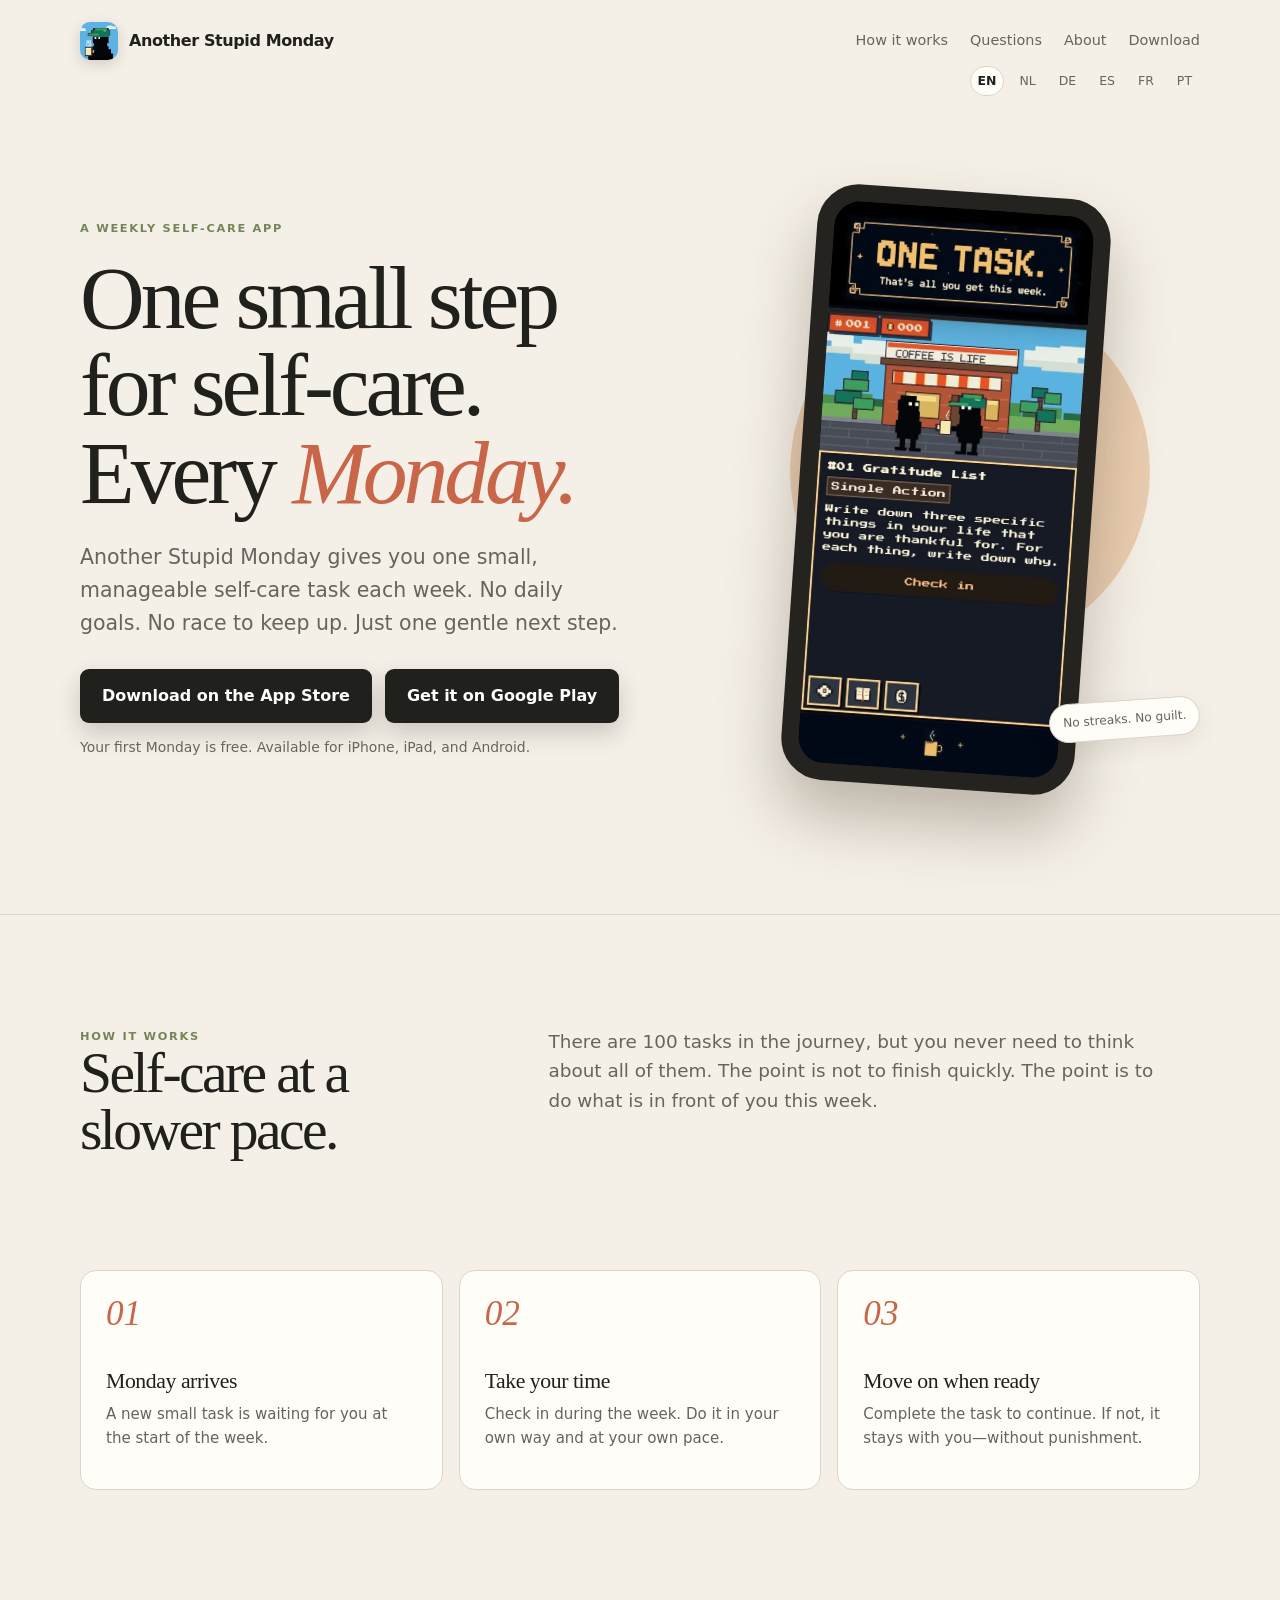
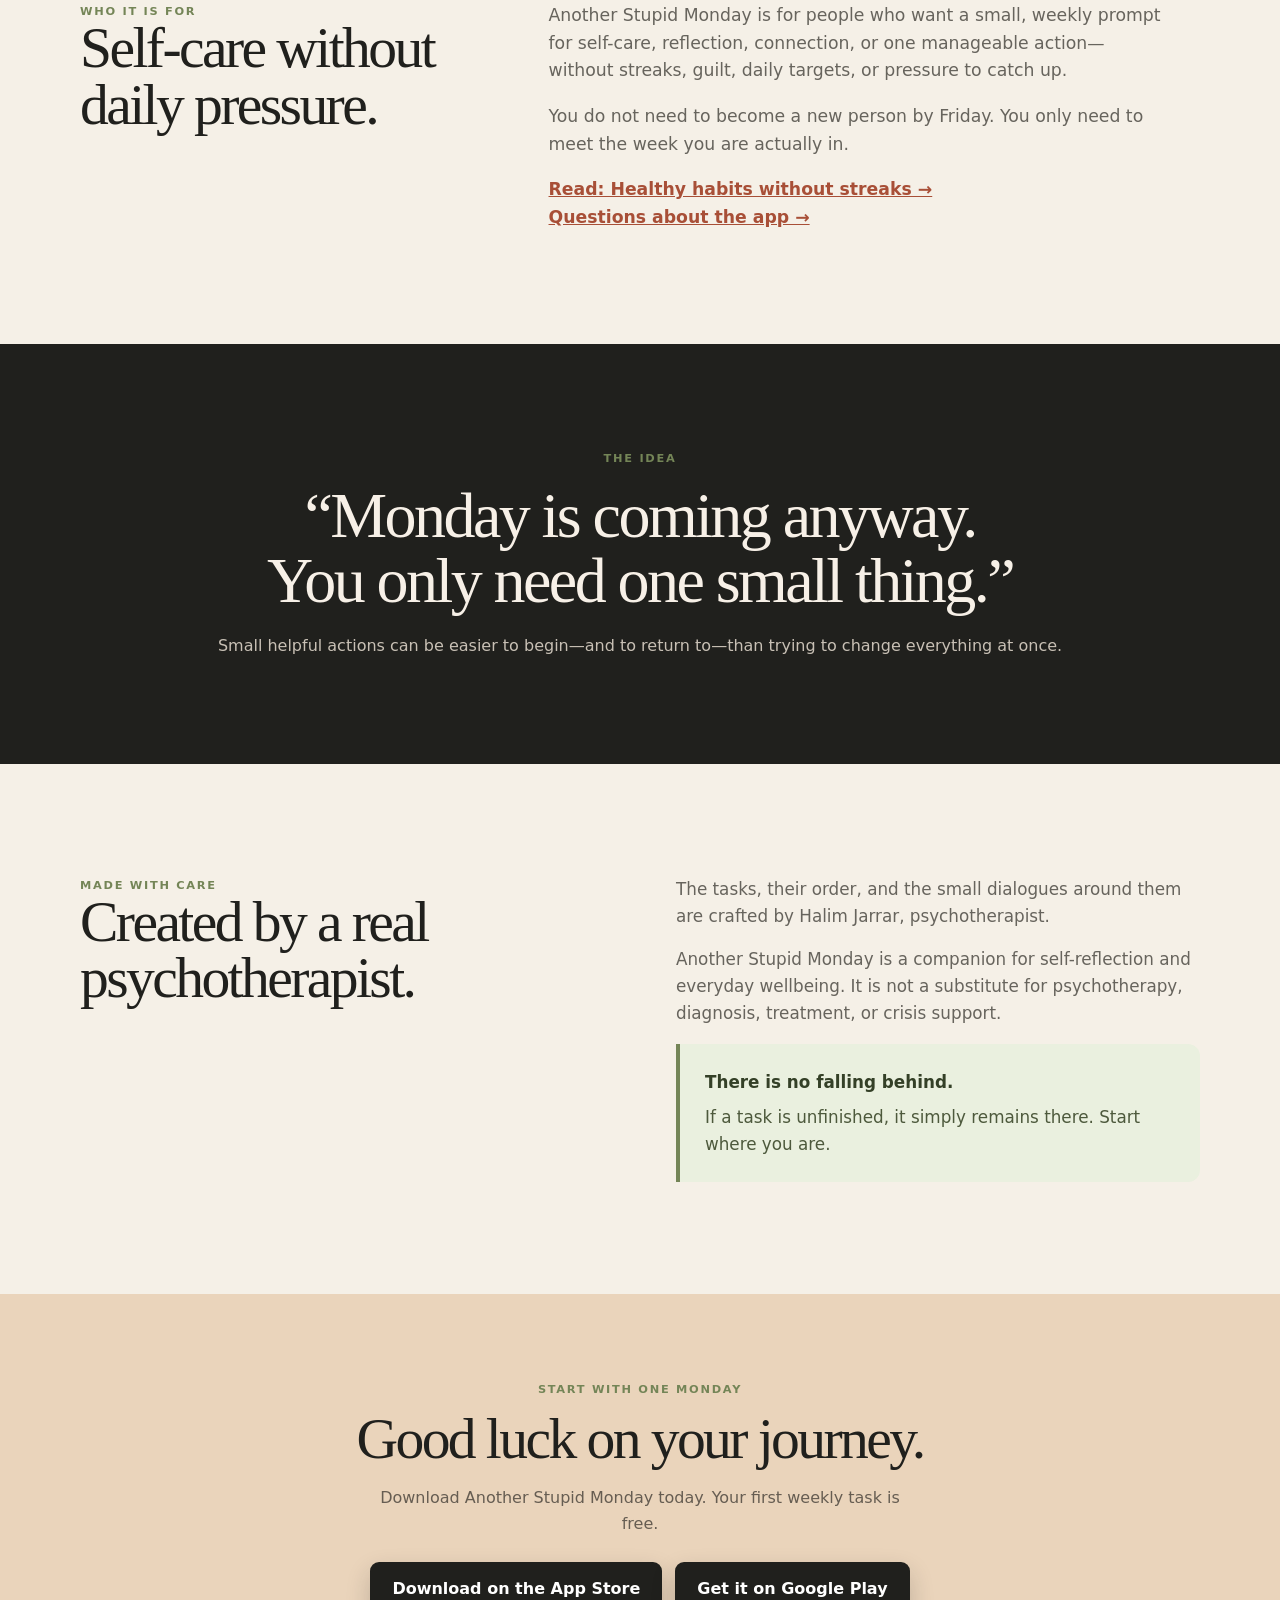
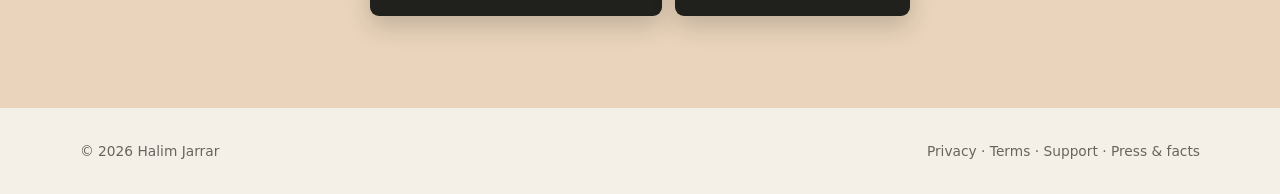
<file: index.html>
<!doctype html>
<html lang="en">
<head>
  <meta charset="utf-8">
  <meta name="viewport" content="width=device-width, initial-scale=1">
  <meta name="description" content="Build healthy habits one small weekly step at a time. Another Stupid Monday is a gentle wellbeing and self-care companion with no streaks or pressure to catch up.">
  <link rel="canonical" href="https://another-stupid-monday.halim-jarrar.de/">
  <link rel="alternate" hreflang="en" href="https://another-stupid-monday.halim-jarrar.de/">
  <link rel="alternate" hreflang="nl-NL" href="https://another-stupid-monday.halim-jarrar.de/nl/">
  <link rel="alternate" hreflang="de-DE" href="https://another-stupid-monday.halim-jarrar.de/de/">
  <link rel="alternate" hreflang="es-ES" href="https://another-stupid-monday.halim-jarrar.de/es/">
  <link rel="alternate" hreflang="fr-FR" href="https://another-stupid-monday.halim-jarrar.de/fr/">
  <link rel="alternate" hreflang="pt-PT" href="https://another-stupid-monday.halim-jarrar.de/pt/">
  <link rel="alternate" hreflang="x-default" href="https://another-stupid-monday.halim-jarrar.de/">
  <meta name="theme-color" content="#f5f0e7">
  <meta property="og:type" content="website">
  <meta property="og:locale" content="en_US">
  <meta property="og:locale:alternate" content="nl_NL">
  <meta property="og:locale:alternate" content="de_DE">
  <meta property="og:locale:alternate" content="es_ES">
  <meta property="og:locale:alternate" content="fr_FR">
  <meta property="og:locale:alternate" content="pt_PT">
  <meta property="og:title" content="Self-care app with one small weekly task | Another Stupid Monday">
  <meta property="og:description" content="One small self-care task each week, with no daily streaks or pressure to catch up.">
  <meta property="og:url" content="https://another-stupid-monday.halim-jarrar.de/">
  <meta property="og:image" content="https://another-stupid-monday.halim-jarrar.de/assets/app-icon.jpg">
  <meta name="twitter:card" content="summary">
  <meta name="twitter:title" content="Self-care app with one small weekly task | Another Stupid Monday">
  <meta name="twitter:description" content="One small self-care task each week, with no daily streaks or pressure to catch up.">
  <meta name="twitter:image" content="https://another-stupid-monday.halim-jarrar.de/assets/app-icon.jpg">
  <meta name="author" content="Halim Jarrar">
  <script type="application/ld+json">
{
  "@context": "https://schema.org",
  "@graph": [
    {
      "@type": "Person",
      "@id": "https://another-stupid-monday.halim-jarrar.de/#creator",
      "name": "Halim Jarrar",
      "jobTitle": "Psychotherapist"
    },
    {
      "@type": "WebSite",
      "@id": "https://another-stupid-monday.halim-jarrar.de/#website",
      "url": "https://another-stupid-monday.halim-jarrar.de/",
      "name": "Another Stupid Monday",
      "publisher": {
        "@id": "https://another-stupid-monday.halim-jarrar.de/#creator"
      }
    },
    {
      "@type": "SoftwareApplication",
      "@id": "https://another-stupid-monday.halim-jarrar.de/#app",
      "name": "Another Stupid Monday",
      "applicationCategory": "LifestyleApplication",
      "operatingSystem": "iOS, Android",
      "inLanguage": "en",
      "description": "A gentle wellbeing and self-care companion that offers one small task each week, with no streaks or pressure to catch up.",
      "url": "https://another-stupid-monday.halim-jarrar.de/",
      "downloadUrl": [
        "https://apps.apple.com/us/app/another-stupid-monday/id6782894277",
        "https://play.google.com/store/apps/details?id=com.anotherstupidmonday.app"
      ],
      "image": "https://another-stupid-monday.halim-jarrar.de/assets/app-icon.jpg",
      "screenshot": "https://another-stupid-monday.halim-jarrar.de/assets/app-store-iphone-one-task.webp",
      "author": {
        "@id": "https://another-stupid-monday.halim-jarrar.de/#creator"
      },
      "sameAs": [
        "https://apps.apple.com/us/app/another-stupid-monday/id6782894277",
        "https://play.google.com/store/apps/details?id=com.anotherstupidmonday.app"
      ],
      "offers": {
        "@type": "Offer",
        "price": "0",
        "priceCurrency": "USD",
        "availability": "https://schema.org/InStock"
      }
    },
    {
      "@type": "WebPage",
      "@id": "https://another-stupid-monday.halim-jarrar.de/#webpage",
      "url": "https://another-stupid-monday.halim-jarrar.de/",
      "name": "Self-care app with one small weekly task | Another Stupid Monday",
      "inLanguage": "en",
      "isPartOf": {
        "@id": "https://another-stupid-monday.halim-jarrar.de/#website"
      },
      "about": {
        "@id": "https://another-stupid-monday.halim-jarrar.de/#app"
      },
      "primaryImageOfPage": {
        "@type": "ImageObject",
        "url": "https://another-stupid-monday.halim-jarrar.de/assets/app-icon.jpg"
      }
    }
  ]
}
  </script>
  <title>Self-care app with one small weekly task | Another Stupid Monday</title>
  <style>
    :root {
      --ivory:#f5f0e7; --paper:#fffdf8; --ink:#20201d; --muted:#67645d;
      --clay:#c96548; --clay-dark:#a84f37; --olive:#748557; --line:#ddd4c6;
      --shadow:0 20px 70px rgba(54,42,28,.12); --serif:Georgia,"Times New Roman",serif;
      --sans:system-ui,-apple-system,BlinkMacSystemFont,"Segoe UI",sans-serif;
    }
    * { box-sizing:border-box; }
    html { scroll-behavior:smooth; }
    body { margin:0; color:var(--ink); background:var(--ivory); font:16px/1.6 var(--sans); -webkit-font-smoothing:antialiased; }
    a { color:inherit; }
    .wrap { width:min(1120px,calc(100% - 40px)); margin:auto; }
    .nav { height:82px; display:flex; align-items:center; justify-content:space-between; gap:20px; }
    .brand { display:flex; align-items:center; gap:11px; text-decoration:none; font-weight:750; letter-spacing:-.025em; }
    .brand img { width:38px; height:38px; border-radius:10px; box-shadow:0 4px 14px rgba(0,0,0,.15); }
    .nav-links { display:flex; align-items:center; gap:22px; color:var(--muted); font-size:.9rem; }
    .nav-links a { text-decoration:none; }
    .nav-links a:hover { color:var(--clay-dark); }
    .hero { display:grid; grid-template-columns:1.05fr .95fr; align-items:center; gap:52px; min-height:calc(100vh - 82px); padding:68px 0 100px; }
    .eyebrow { color:var(--olive); font-size:.71rem; letter-spacing:.15em; font-weight:800; text-transform:uppercase; }
    h1,h2 { font-family:var(--serif); font-weight:500; letter-spacing:-.045em; line-height:.98; }
    h1 { max-width:650px; margin:16px 0 24px; font-size:clamp(3.5rem,7vw,6.9rem); }
    h1 em { color:var(--clay); font-style:italic; }
    .lede { max-width:540px; margin:0 0 30px; color:var(--muted); font-size:clamp(1.08rem,1.7vw,1.28rem); }
    .buttons { display:flex; flex-wrap:wrap; gap:13px; align-items:center; }
    .button { display:inline-flex; align-items:center; justify-content:center; min-height:54px; padding:0 22px; border-radius:9px; text-decoration:none; font-weight:750; transition:transform .18s,background .18s; }
    .button:hover { transform:translateY(-2px); }
    .primary { background:var(--ink); color:#fff; box-shadow:0 10px 24px rgba(32,32,29,.2); }
    .primary:hover { background:var(--clay-dark); }
    .subnote { margin:13px 0 0; color:var(--muted); font-size:.87rem; }
    .phone-scene { position:relative; min-height:560px; display:grid; place-items:center; }
    .sun { position:absolute; width:360px; height:360px; border-radius:50%; background:#e7c19d; filter:blur(.2px); opacity:.72; transform:translate(24px,-18px); }
    .phone { position:relative; width:min(294px,75vw); padding:9px; border:8px solid #24231f; border-radius:42px; background:#24231f; box-shadow:0 35px 65px rgba(55,39,24,.3); transform:rotate(4deg); }
    .screen { overflow:hidden; border-radius:26px; background:#000; }
    .screen img { display:block; width:100%; height:auto; }

    .stamp { position:absolute; right:0; bottom:48px; padding:9px 13px; border:1px solid var(--line); border-radius:99px; background:var(--paper); color:var(--muted); font-size:.76rem; transform:rotate(-4deg); box-shadow:0 8px 22px rgba(54,42,28,.08); }
    .rule { border:0; border-top:1px solid var(--line); margin:0; }
    .intro { display:grid; grid-template-columns:.78fr 1.22fr; gap:52px; padding:112px 0; }
    h2 { margin:0; font-size:clamp(2.5rem,4.5vw,4.4rem); }
    .intro p { max-width:620px; margin:0; font-size:1.15rem; color:var(--muted); }
    .steps { display:grid; grid-template-columns:repeat(3,1fr); gap:16px; padding:0 0 112px; }
    .step { min-height:220px; padding:25px; border:1px solid var(--line); border-radius:16px; background:var(--paper); }
    .num { color:var(--clay); font:italic 2.2rem/1 var(--serif); }
    .step h3 { margin:38px 0 8px; font:500 1.36rem/1.15 var(--serif); letter-spacing:-.02em; }
    .step p { margin:0; color:var(--muted); font-size:.94rem; }
    .who { display:grid; grid-template-columns:.78fr 1.22fr; gap:52px; padding:0 0 112px; }
    .who-copy { max-width:620px; color:var(--muted); font-size:1.08rem; }
    .who-copy p { margin:0 0 18px; }
    .text-link { font-weight:750; color:var(--clay-dark); }
    .quote { padding:105px 0; background:var(--ink); color:#f7f0e7; }
    .quote .wrap { max-width:900px; text-align:center; }
    .quote blockquote { margin:16px 0 20px; font:500 clamp(2.25rem,5vw,4.5rem)/1.02 var(--serif); letter-spacing:-.04em; }
    .quote p { margin:0; color:#c8c0b5; }
    .about { display:grid; grid-template-columns:1fr 1fr; gap:72px; padding:112px 0; }
    .about-copy { color:var(--muted); font-size:1.05rem; }
    .about-copy p:first-child { margin-top:0; }
    .note { align-self:start; padding:25px; border-left:4px solid var(--olive); border-radius:0 12px 12px 0; background:#eaf0df; color:#4d593c; }
    .note strong { display:block; margin-bottom:8px; color:#344027; }
    .download { padding:86px 0 92px; text-align:center; background:#ead4bb; }
    .download h2 { margin:12px auto 18px; max-width:720px; }
    .download p { max-width:540px; margin:0 auto 26px; color:#665d52; }
    .download .buttons { justify-content:center; }
    footer { padding:32px 0; color:var(--muted); font-size:.86rem; }
    .footer-row { display:flex; justify-content:space-between; gap:20px; flex-wrap:wrap; }
    .footer-row a { text-decoration:none; } .footer-row a:hover { color:var(--clay-dark); }
    @media (max-width:760px) {
      .wrap { width:min(100% - 32px,620px); } .nav { height:68px; } .nav-links { gap:0; font-size:.82rem; } .nav-links a:not(:last-child) { display:none; }
      .hero { grid-template-columns:1fr; gap:25px; min-height:auto; padding:52px 0 72px; } .phone-scene { min-height:470px; } .sun { width:285px;height:285px; }
      .intro,.about,.who { grid-template-columns:1fr; gap:26px; padding:78px 0; } .steps { grid-template-columns:1fr; padding-bottom:78px; } .step { min-height:0; } .step h3 { margin-top:24px; }
      .quote { padding:76px 0; } .download { padding:72px 0; } .stamp { right:4px; bottom:18px; }
    }
    .language-switcher { display:flex; justify-content:flex-end; gap:7px; margin-top:-16px; color:var(--muted); font-size:.78rem; }
    .language-switcher a { min-width:30px; padding:4px 7px; border:1px solid transparent; border-radius:99px; text-align:center; text-decoration:none; }
    .language-switcher a:hover { color:var(--clay-dark); border-color:var(--line); }
    .language-switcher a[aria-current="page"] { background:var(--paper); color:var(--ink); border-color:var(--line); font-weight:800; }
    a:focus-visible { outline:3px solid var(--clay-dark); outline-offset:4px; border-radius:5px; }
    @media (max-width:760px) { .language-switcher { justify-content:center; margin-top:0; padding:4px 0 8px; } }
  </style>
</head>
<body>
  <main>
    <nav class="nav wrap" aria-label="Main navigation">
      <a class="brand" href="/" aria-label="Another Stupid Monday home"><img src="assets/app-icon.jpg" alt="Another Stupid Monday app icon">Another Stupid Monday</a>
      <div class="nav-links"><a href="how-it-works/">How it works</a><a href="questions/">Questions</a><a href="about/">About</a><a href="#download">Download</a></div>
    </nav>
    <nav class="language-switcher wrap" aria-label="Choose language"><a href="/" hreflang="en" lang="en" aria-current="page">EN</a><a href="/nl/" hreflang="nl-NL" lang="nl-NL">NL</a><a href="/de/" hreflang="de-DE" lang="de-DE">DE</a><a href="/es/" hreflang="es-ES" lang="es-ES">ES</a><a href="/fr/" hreflang="fr-FR" lang="fr-FR">FR</a><a href="/pt/" hreflang="pt-PT" lang="pt-PT">PT</a></nav>

    <section class="hero wrap" aria-labelledby="hero-title">
      <div>
        <div class="eyebrow">A weekly self-care app</div>
        <h1 id="hero-title">One small step for self-care.<br>Every <em>Monday.</em></h1>
        <p class="lede">Another Stupid Monday gives you one small, manageable self-care task each week. No daily goals. No race to keep up. Just one gentle next step.</p>
        <div class="buttons">
          <a class="button primary" href="https://apps.apple.com/us/app/another-stupid-monday/id6782894277" aria-label="Download Another Stupid Monday on the App Store">Download on the App Store</a>
          <a class="button primary" href="https://play.google.com/store/apps/details?id=com.anotherstupidmonday.app" aria-label="Get Another Stupid Monday on Google Play">Get it on Google Play</a>
        </div>
        <p class="subnote">Your first Monday is free. Available for iPhone, iPad, and Android.</p>
      </div>
      <div class="phone-scene" aria-label="A preview of an Another Stupid Monday weekly task">
        <div class="sun" aria-hidden="true"></div>
        <div class="phone">
          <div class="screen"><img src="assets/app-store-iphone-one-task.webp" width="600" height="1300" alt="Official iPhone screenshot of Another Stupid Monday showing weekly task 001, Gratitude List."></div>
        </div>
        <span class="stamp">No streaks. No guilt.</span>
      </div>
    </section>

    <hr class="rule">
    <section class="intro wrap" id="how-it-works" aria-labelledby="how-title">
      <div><div class="eyebrow">How it works</div><h2 id="how-title">Self-care at a slower pace.</h2></div>
      <p>There are 100 tasks in the journey, but you never need to think about all of them. The point is not to finish quickly. The point is to do what is in front of you this week.</p>
    </section>
    <section class="steps wrap" aria-label="Three steps">
      <article class="step"><div class="num">01</div><h3>Monday arrives</h3><p>A new small task is waiting for you at the start of the week.</p></article>
      <article class="step"><div class="num">02</div><h3>Take your time</h3><p>Check in during the week. Do it in your own way and at your own pace.</p></article>
      <article class="step"><div class="num">03</div><h3>Move on when ready</h3><p>Complete the task to continue. If not, it stays with you—without punishment.</p></article>
    </section>

    <section class="who wrap" aria-labelledby="who-title">
      <div><div class="eyebrow">Who it is for</div><h2 id="who-title">Self-care without daily pressure.</h2></div>
      <div class="who-copy"><p>Another Stupid Monday is for people who want a small, weekly prompt for self-care, reflection, connection, or one manageable action—without streaks, guilt, daily targets, or pressure to catch up.</p><p>You do not need to become a new person by Friday. You only need to meet the week you are actually in.</p><a class="text-link" href="healthy-habits-without-streaks/">Read: Healthy habits without streaks →</a><br><a class="text-link" href="questions/">Questions about the app →</a></div>
    </section>

    <section class="quote"><div class="wrap"><div class="eyebrow">The idea</div><blockquote>“Monday is coming anyway.<br>You only need one small thing.”</blockquote><p>Small helpful actions can be easier to begin—and to return to—than trying to change everything at once.</p></div></section>

    <section class="about wrap" id="about" aria-labelledby="about-title">
      <div><div class="eyebrow">Made with care</div><h2 id="about-title">Created by a real psychotherapist.</h2></div>
      <div class="about-copy">
        <p>The tasks, their order, and the small dialogues around them are crafted by Halim Jarrar, psychotherapist.</p>
        <p>Another Stupid Monday is a companion for self-reflection and everyday wellbeing. It is not a substitute for psychotherapy, diagnosis, treatment, or crisis support.</p>
        <aside class="note"><strong>There is no falling behind.</strong>If a task is unfinished, it simply remains there. Start where you are.</aside>
      </div>
    </section>

    <section class="download" id="download"><div class="wrap"><div class="eyebrow">Start with one Monday</div><h2>Good luck on your journey.</h2><p>Download Another Stupid Monday today. Your first weekly task is free.</p><div class="buttons"><a class="button primary" href="https://apps.apple.com/us/app/another-stupid-monday/id6782894277">Download on the App Store</a><a class="button primary" href="https://play.google.com/store/apps/details?id=com.anotherstupidmonday.app">Get it on Google Play</a></div></div></section>
  </main>
  <footer><div class="wrap footer-row"><span>© 2026 Halim Jarrar</span><span><a href="https://asm.halim-jarrar.de/privacy/">Privacy</a> · <a href="https://asm.halim-jarrar.de/terms/">Terms</a> · <a href="https://asm.halim-jarrar.de/support/">Support</a> · <a href="press/">Press & facts</a></span></div></footer>
</body>
</html>
</file>
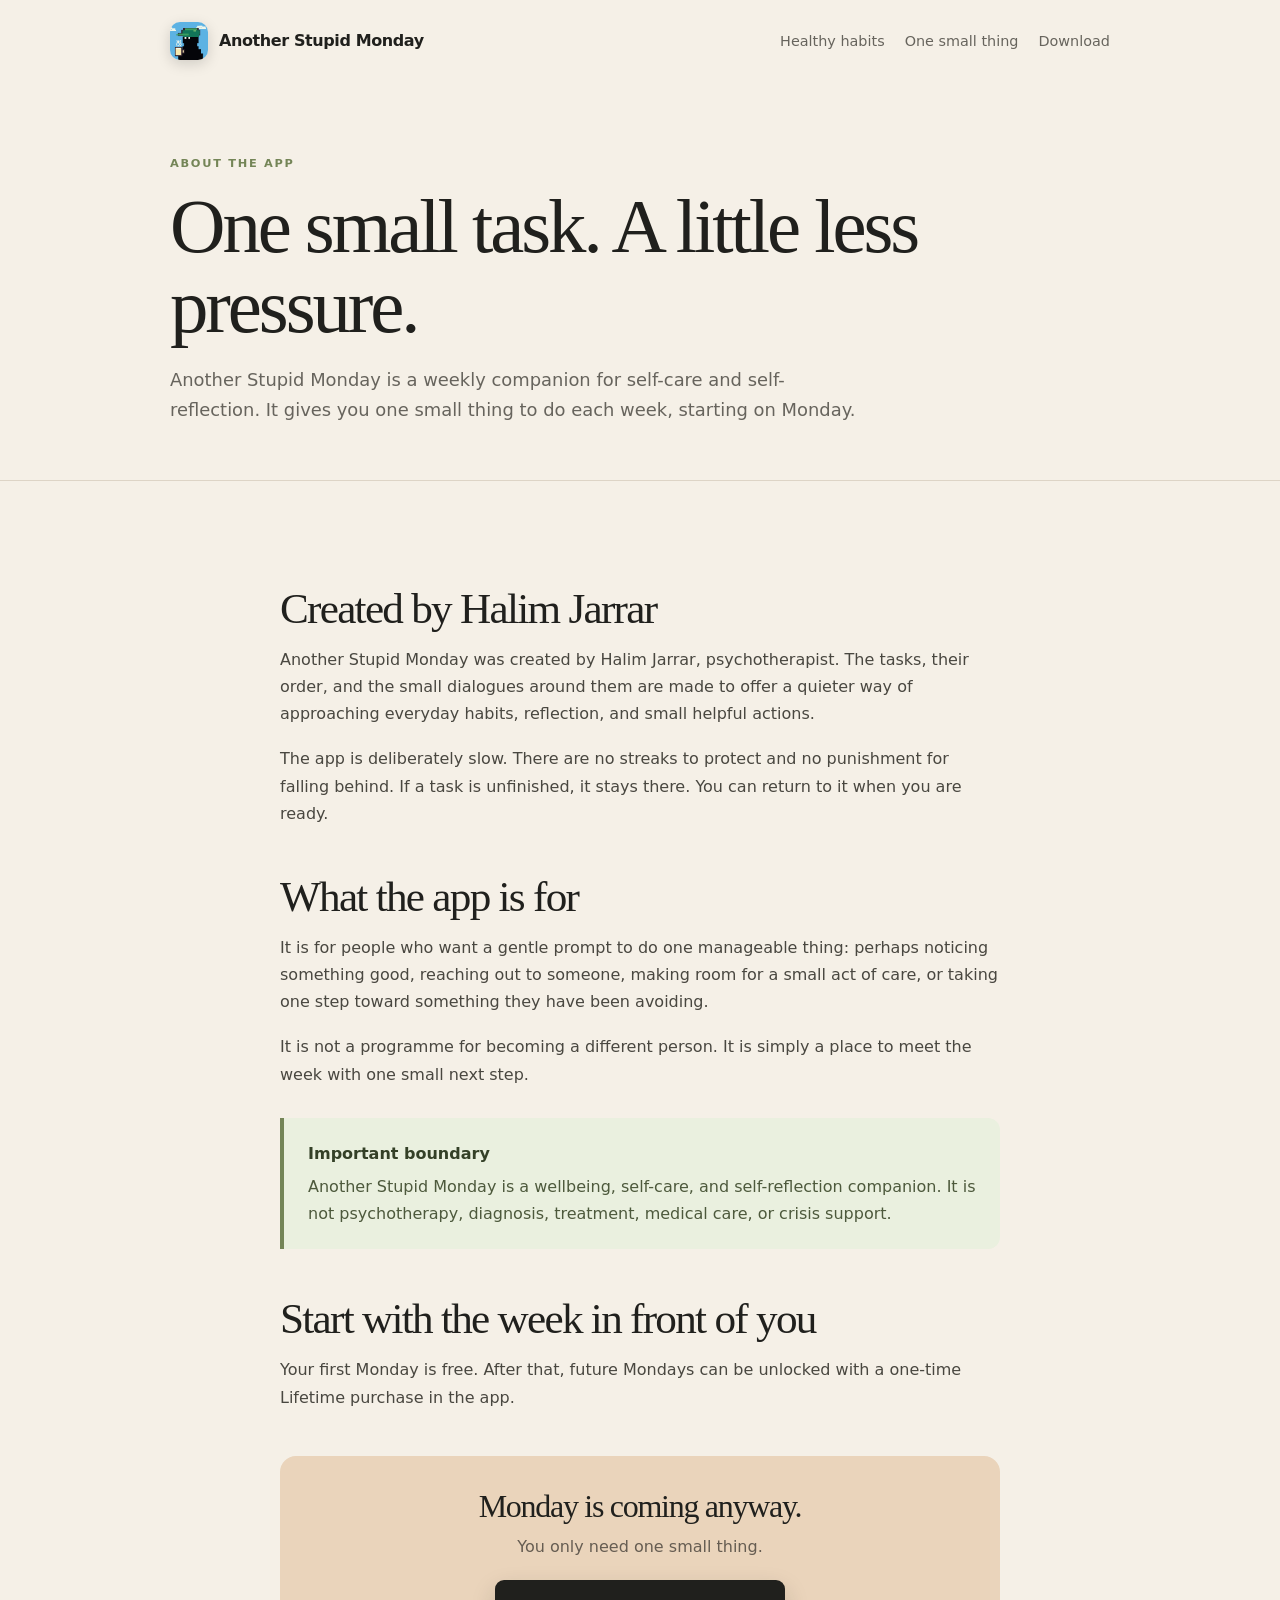
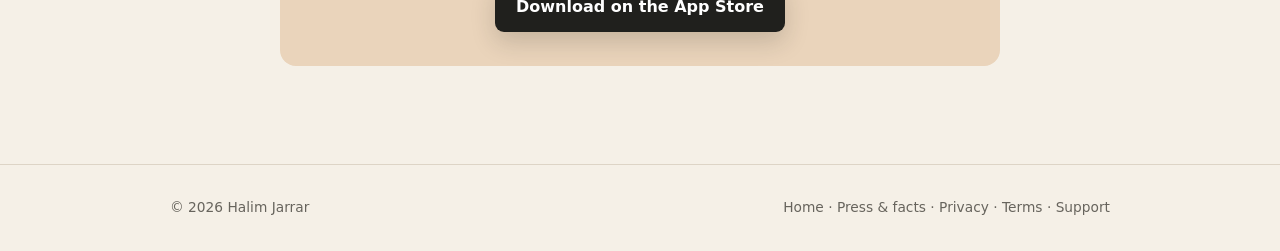
<file: about/index.html>
<!doctype html>
<html lang="en">
<head>
  <meta charset="utf-8">
  <meta name="viewport" content="width=device-width, initial-scale=1">
  <meta name="description" content="About Another Stupid Monday, a gentle weekly self-care and self-reflection companion created by psychotherapist Halim Jarrar.">
  <link rel="canonical" href="https://another-stupid-monday.halim-jarrar.de/about/">
  <meta property="og:type" content="website"><meta property="og:title" content="About Another Stupid Monday"><meta property="og:description" content="A gentle weekly self-care and self-reflection companion."><meta property="og:url" content="https://another-stupid-monday.halim-jarrar.de/about/"><meta property="og:image" content="https://another-stupid-monday.halim-jarrar.de/assets/app-icon.jpg">
  <title>About Another Stupid Monday | Halim Jarrar</title>
  <link rel="stylesheet" href="../assets/asm-pages.css">
</head>
<body>
  <nav class="nav wrap" aria-label="Main navigation"><a class="brand" href="/"><img src="../assets/app-icon.jpg" alt="Another Stupid Monday app icon">Another Stupid Monday</a><div class="nav-links"><a href="/healthy-habits-without-streaks/">Healthy habits</a><a href="/one-small-thing/">One small thing</a><a href="https://apps.apple.com/us/app/another-stupid-monday/id6782894277">Download</a></div></nav>
  <header class="hero"><div class="wrap"><div class="eyebrow">About the app</div><h1>One small task. A little less pressure.</h1><p>Another Stupid Monday is a weekly companion for self-care and self-reflection. It gives you one small thing to do each week, starting on Monday.</p></div></header>
  <main class="article wrap">
    <h2>Created by Halim Jarrar</h2>
    <p>Another Stupid Monday was created by Halim Jarrar, psychotherapist. The tasks, their order, and the small dialogues around them are made to offer a quieter way of approaching everyday habits, reflection, and small helpful actions.</p>
    <p>The app is deliberately slow. There are no streaks to protect and no punishment for falling behind. If a task is unfinished, it stays there. You can return to it when you are ready.</p>
    <h2>What the app is for</h2>
    <p>It is for people who want a gentle prompt to do one manageable thing: perhaps noticing something good, reaching out to someone, making room for a small act of care, or taking one step toward something they have been avoiding.</p>
    <p>It is not a programme for becoming a different person. It is simply a place to meet the week with one small next step.</p>
    <aside class="callout"><strong>Important boundary</strong>Another Stupid Monday is a wellbeing, self-care, and self-reflection companion. It is not psychotherapy, diagnosis, treatment, medical care, or crisis support.</aside>
    <h2>Start with the week in front of you</h2>
    <p>Your first Monday is free. After that, future Mondays can be unlocked with a one-time Lifetime purchase in the app.</p>
    <section class="cta"><h2>Monday is coming anyway.</h2><p>You only need one small thing.</p><a class="button" href="https://apps.apple.com/us/app/another-stupid-monday/id6782894277">Download on the App Store</a></section>
  </main>
  <footer><div class="wrap footer-row"><span>© 2026 Halim Jarrar</span><span><a href="/">Home</a> · <a href="/press/">Press & facts</a> · <a href="https://asm.halim-jarrar.de/privacy/">Privacy</a> · <a href="https://asm.halim-jarrar.de/terms/">Terms</a> · <a href="https://asm.halim-jarrar.de/support/">Support</a></span></div></footer>
</body>
</html>
</file>
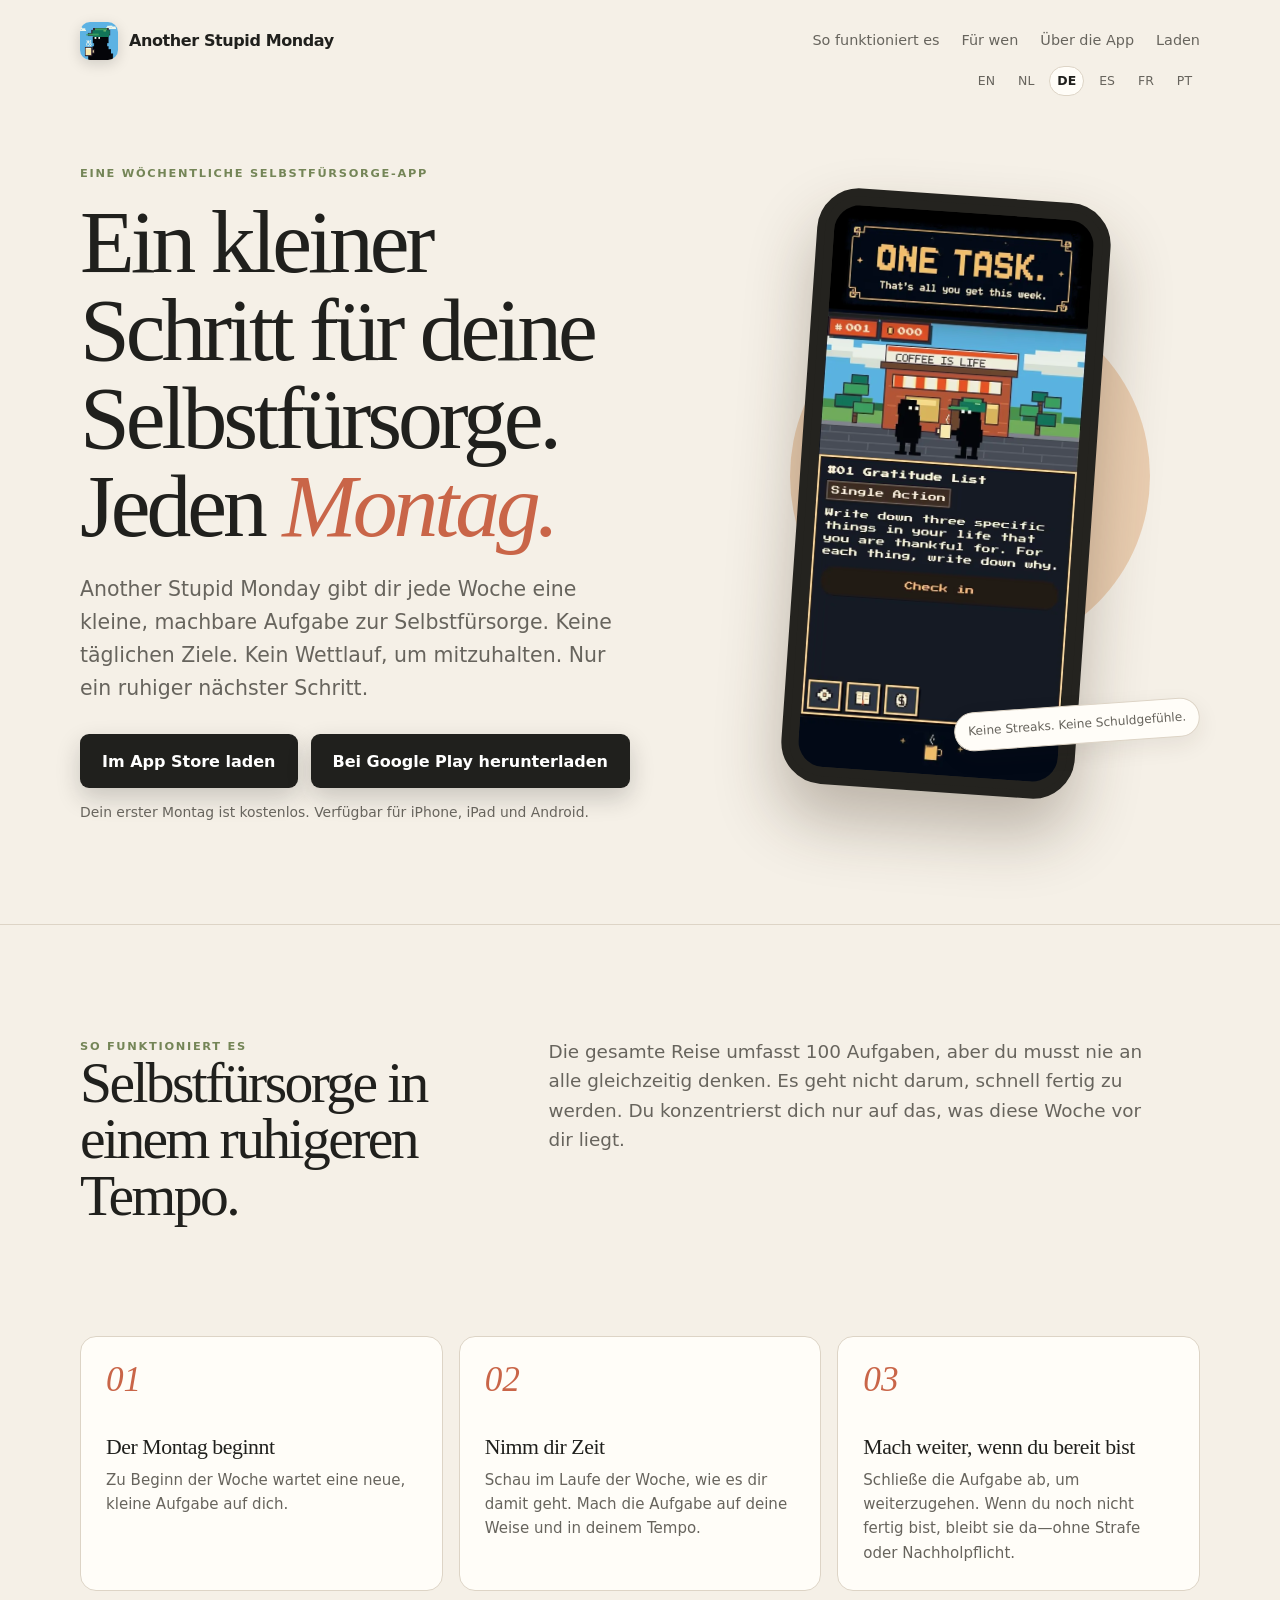
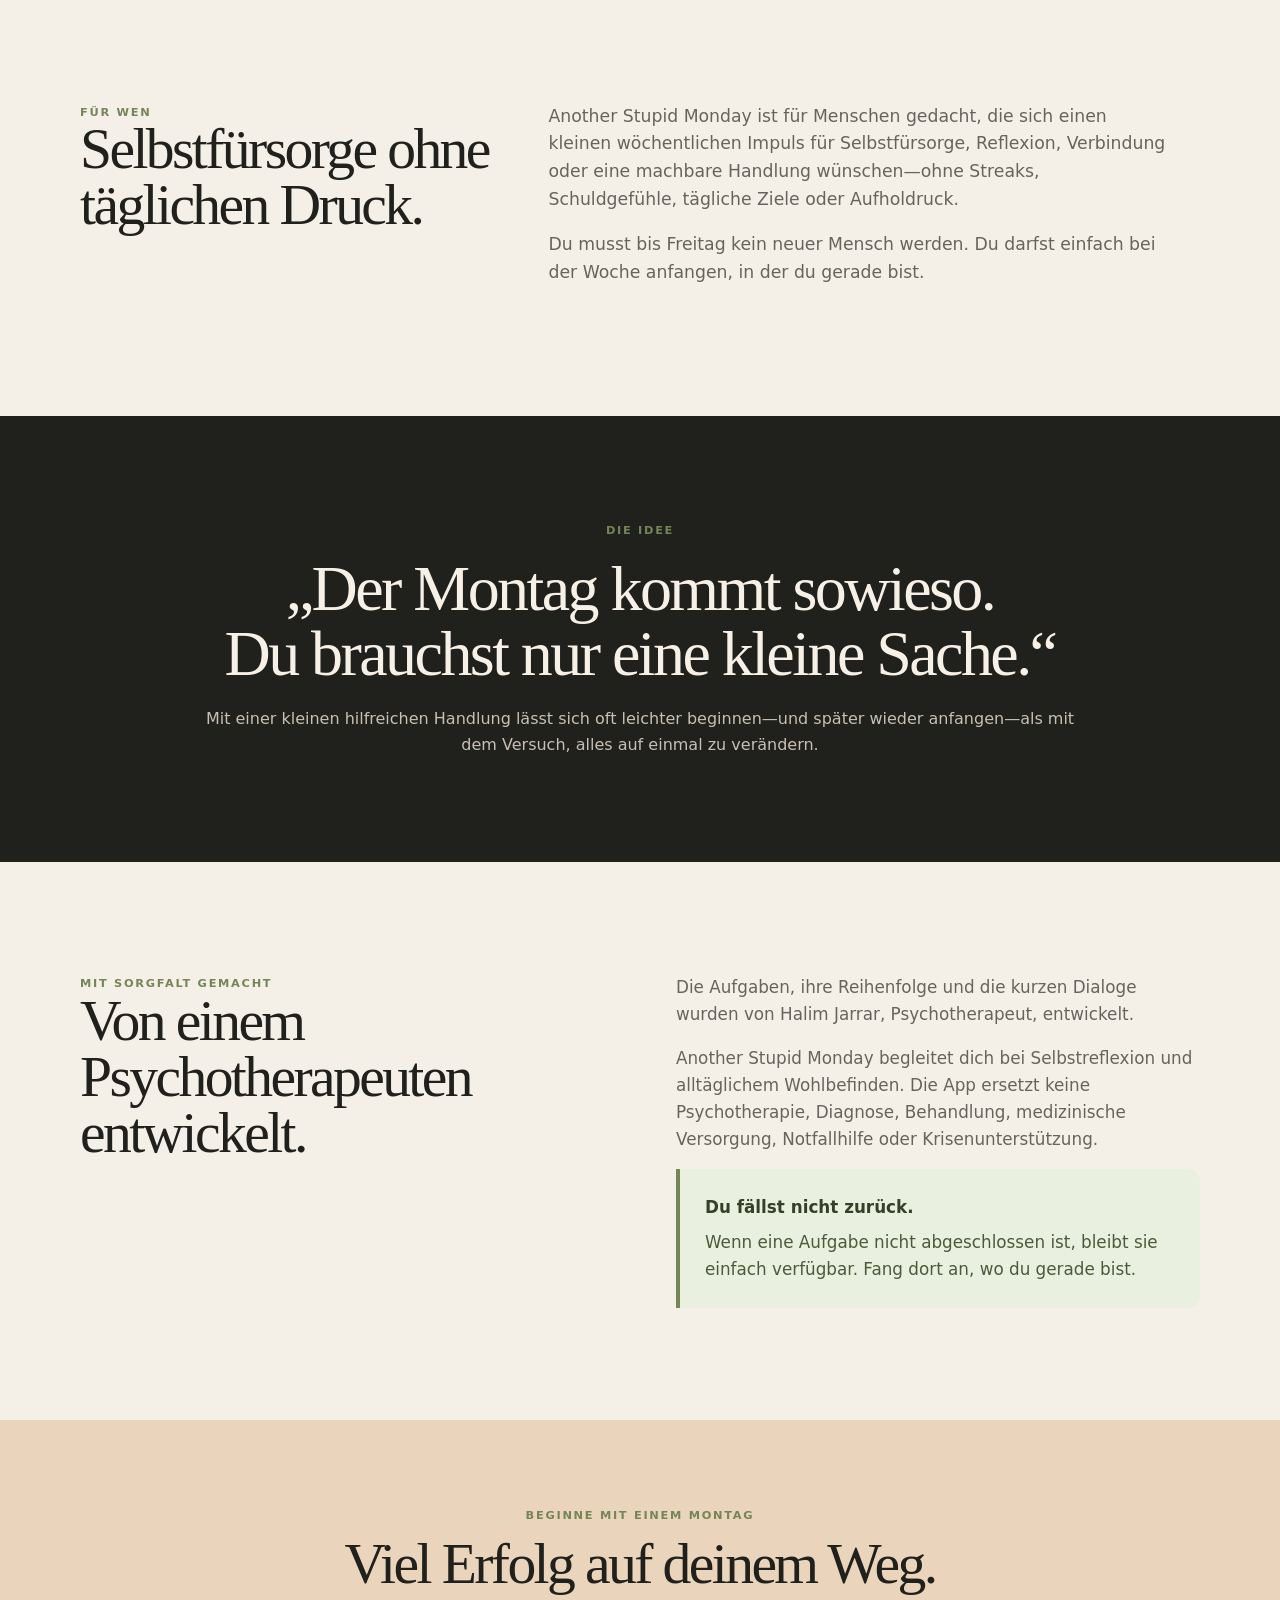
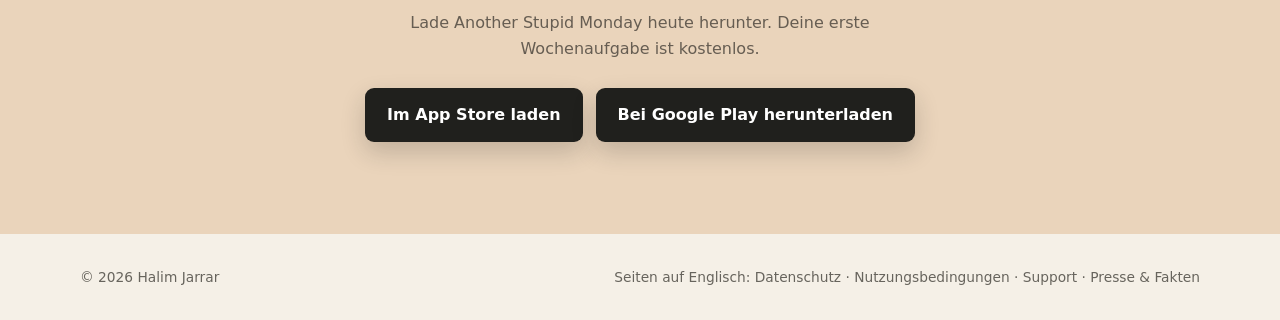
<file: de/index.html>
<!doctype html>
<html lang="de-DE">
<head>
  <meta charset="utf-8">
  <meta name="viewport" content="width=device-width, initial-scale=1">
  <meta name="description" content="Eine ruhige Selbstfürsorge-App mit einer kleinen Aufgabe pro Woche. Ohne tägliche Streaks, Aufholdruck oder Strafe, wenn du mehr Zeit brauchst.">
  <link rel="canonical" href="https://another-stupid-monday.halim-jarrar.de/de/">
  <link rel="alternate" hreflang="en" href="https://another-stupid-monday.halim-jarrar.de/">
  <link rel="alternate" hreflang="nl-NL" href="https://another-stupid-monday.halim-jarrar.de/nl/">
  <link rel="alternate" hreflang="de-DE" href="https://another-stupid-monday.halim-jarrar.de/de/">
  <link rel="alternate" hreflang="es-ES" href="https://another-stupid-monday.halim-jarrar.de/es/">
  <link rel="alternate" hreflang="fr-FR" href="https://another-stupid-monday.halim-jarrar.de/fr/">
  <link rel="alternate" hreflang="pt-PT" href="https://another-stupid-monday.halim-jarrar.de/pt/">
  <link rel="alternate" hreflang="x-default" href="https://another-stupid-monday.halim-jarrar.de/">
  <meta name="theme-color" content="#f5f0e7">
  <meta property="og:type" content="website">
  <meta property="og:locale" content="de_DE">
  <meta property="og:locale:alternate" content="en_US">
  <meta property="og:locale:alternate" content="nl_NL">
  <meta property="og:locale:alternate" content="es_ES">
  <meta property="og:locale:alternate" content="fr_FR">
  <meta property="og:locale:alternate" content="pt_PT">
  <meta property="og:title" content="Selbstfürsorge-App ohne täglichen Druck | Another Stupid Monday">
  <meta property="og:description" content="Eine kleine Aufgabe für deine Selbstfürsorge pro Woche—ohne tägliche Streaks oder Aufholdruck.">
  <meta property="og:url" content="https://another-stupid-monday.halim-jarrar.de/de/">
  <meta property="og:image" content="https://another-stupid-monday.halim-jarrar.de/assets/app-icon.jpg">
  <meta name="twitter:card" content="summary">
  <meta name="twitter:title" content="Selbstfürsorge-App ohne täglichen Druck | Another Stupid Monday">
  <meta name="twitter:description" content="Eine kleine Aufgabe für deine Selbstfürsorge pro Woche—ohne tägliche Streaks oder Aufholdruck.">
  <meta name="twitter:image" content="https://another-stupid-monday.halim-jarrar.de/assets/app-icon.jpg">
  <meta name="author" content="Halim Jarrar">
  <script type="application/ld+json">
{
  "@context": "https://schema.org",
  "@graph": [
    {
      "@type": "Person",
      "@id": "https://another-stupid-monday.halim-jarrar.de/#creator",
      "name": "Halim Jarrar",
      "jobTitle": "Psychotherapeut"
    },
    {
      "@type": "SoftwareApplication",
      "@id": "https://another-stupid-monday.halim-jarrar.de/de/#app",
      "name": "Another Stupid Monday",
      "applicationCategory": "LifestyleApplication",
      "operatingSystem": "iOS, Android",
      "inLanguage": "de-DE",
      "description": "Eine ruhige App für Selbstfürsorge und Selbstreflexion mit einer kleinen Aufgabe pro Woche, ohne tägliche Streaks oder Aufholdruck.",
      "url": "https://another-stupid-monday.halim-jarrar.de/de/",
      "downloadUrl": ["https://apps.apple.com/de/app/another-stupid-monday/id6782894277", "https://play.google.com/store/apps/details?id=com.anotherstupidmonday.app"],
      "image": "https://another-stupid-monday.halim-jarrar.de/assets/app-icon.jpg",
      "screenshot": "https://another-stupid-monday.halim-jarrar.de/assets/app-store-iphone-one-task.webp",
      "author": { "@id": "https://another-stupid-monday.halim-jarrar.de/#creator" },
      "sameAs": ["https://apps.apple.com/de/app/another-stupid-monday/id6782894277", "https://play.google.com/store/apps/details?id=com.anotherstupidmonday.app"],
      "offers": {
        "@type": "Offer",
        "price": "0",
        "priceCurrency": "EUR",
        "availability": "https://schema.org/InStock"
      }
    },
    {
      "@type": "WebPage",
      "@id": "https://another-stupid-monday.halim-jarrar.de/de/#webpage",
      "url": "https://another-stupid-monday.halim-jarrar.de/de/",
      "name": "Selbstfürsorge-App ohne täglichen Druck | Another Stupid Monday",
      "inLanguage": "de-DE",
      "isPartOf": { "@id": "https://another-stupid-monday.halim-jarrar.de/#website" },
      "about": { "@id": "https://another-stupid-monday.halim-jarrar.de/de/#app" },
      "primaryImageOfPage": { "@type": "ImageObject", "url": "https://another-stupid-monday.halim-jarrar.de/assets/app-icon.jpg" }
    }
  ]
}
  </script>
  <title>Selbstfürsorge-App ohne täglichen Druck | Another Stupid Monday</title>
  <link rel="stylesheet" href="/assets/asm-landing.css">
</head>
<body>
  <main>
    <nav class="nav wrap" aria-label="So funktioniert es">
      <a class="brand" href="/de/" aria-label="Another Stupid Monday"><img src="/assets/app-icon.jpg" alt="Another Stupid Monday">Another Stupid Monday</a>
      <div class="nav-links"><a href="#how-it-works">So funktioniert es</a><a href="#for-whom">Für wen</a><a href="#about">Über die App</a><a href="#download">Laden</a></div>
    </nav>
    <nav class="language-switcher wrap" aria-label="Sprache auswählen"><a href="/" hreflang="en" lang="en">EN</a><a href="/nl/" hreflang="nl-NL" lang="nl-NL">NL</a><a href="/de/" hreflang="de-DE" lang="de-DE" aria-current="page">DE</a><a href="/es/" hreflang="es-ES" lang="es-ES">ES</a><a href="/fr/" hreflang="fr-FR" lang="fr-FR">FR</a><a href="/pt/" hreflang="pt-PT" lang="pt-PT">PT</a></nav>

    <section class="hero wrap" aria-labelledby="hero-title">
      <div>
        <div class="eyebrow">Eine wöchentliche Selbstfürsorge-App</div>
        <h1 id="hero-title">Ein kleiner Schritt für deine Selbstfürsorge.<br>Jeden <em>Montag.</em></h1>
        <p class="lede">Another Stupid Monday gibt dir jede Woche eine kleine, machbare Aufgabe zur Selbstfürsorge. Keine täglichen Ziele. Kein Wettlauf, um mitzuhalten. Nur ein ruhiger nächster Schritt.</p>
        <div class="buttons"><a class="button primary" href="https://apps.apple.com/de/app/another-stupid-monday/id6782894277" aria-label="Another Stupid Monday im App Store laden">Im App Store laden</a><a class="button primary" href="https://play.google.com/store/apps/details?id=com.anotherstupidmonday.app" aria-label="Another Stupid Monday bei Google Play herunterladen">Bei Google Play herunterladen</a></div>
        <p class="subnote">Dein erster Montag ist kostenlos. Verfügbar für iPhone, iPad und Android.</p>
      </div>
      <div class="phone-scene" aria-label="Vorschau auf eine wöchentliche Aufgabe in Another Stupid Monday">
        <div class="sun" aria-hidden="true"></div>
        <div class="phone"><div class="screen"><img src="/assets/app-store-iphone-one-task.webp" width="600" height="1300" alt="Offizieller iPhone-Screenshot von Another Stupid Monday mit der wöchentlichen Aufgabe Gratitude List."></div></div>
        <span class="stamp">Keine Streaks. Keine Schuldgefühle.</span>
      </div>
    </section>

    <hr class="rule">
    <section class="intro wrap" id="how-it-works" aria-labelledby="how-title">
      <div><div class="eyebrow">So funktioniert es</div><h2 id="how-title">Selbstfürsorge in einem ruhigeren Tempo.</h2></div>
      <p>Die gesamte Reise umfasst 100 Aufgaben, aber du musst nie an alle gleichzeitig denken. Es geht nicht darum, schnell fertig zu werden. Du konzentrierst dich nur auf das, was diese Woche vor dir liegt.</p>
    </section>
    <section class="steps wrap" aria-label="Drei Schritte">
      <article class="step"><div class="num">01</div><h3>Der Montag beginnt</h3><p>Zu Beginn der Woche wartet eine neue, kleine Aufgabe auf dich.</p></article>
      <article class="step"><div class="num">02</div><h3>Nimm dir Zeit</h3><p>Schau im Laufe der Woche, wie es dir damit geht. Mach die Aufgabe auf deine Weise und in deinem Tempo.</p></article>
      <article class="step"><div class="num">03</div><h3>Mach weiter, wenn du bereit bist</h3><p>Schließe die Aufgabe ab, um weiterzugehen. Wenn du noch nicht fertig bist, bleibt sie da—ohne Strafe oder Nachholpflicht.</p></article>
    </section>

    <section class="who wrap" id="for-whom" aria-labelledby="who-title">
      <div><div class="eyebrow">Für wen</div><h2 id="who-title">Selbstfürsorge ohne täglichen Druck.</h2></div>
      <div class="who-copy"><p>Another Stupid Monday ist für Menschen gedacht, die sich einen kleinen wöchentlichen Impuls für Selbstfürsorge, Reflexion, Verbindung oder eine machbare Handlung wünschen—ohne Streaks, Schuldgefühle, tägliche Ziele oder Aufholdruck.</p><p>Du musst bis Freitag kein neuer Mensch werden. Du darfst einfach bei der Woche anfangen, in der du gerade bist.</p></div>
    </section>

    <section class="quote"><div class="wrap"><div class="eyebrow">Die Idee</div><blockquote>„Der Montag kommt sowieso.<br>Du brauchst nur eine kleine Sache.“</blockquote><p>Mit einer kleinen hilfreichen Handlung lässt sich oft leichter beginnen—und später wieder anfangen—als mit dem Versuch, alles auf einmal zu verändern.</p></div></section>

    <section class="about wrap" id="about" aria-labelledby="about-title">
      <div><div class="eyebrow">Mit Sorgfalt gemacht</div><h2 id="about-title">Von einem Psychotherapeuten entwickelt.</h2></div>
      <div class="about-copy">
        <p>Die Aufgaben, ihre Reihenfolge und die kurzen Dialoge wurden von Halim Jarrar, Psychotherapeut, entwickelt.</p>
        <p>Another Stupid Monday begleitet dich bei Selbstreflexion und alltäglichem Wohlbefinden. Die App ersetzt keine Psychotherapie, Diagnose, Behandlung, medizinische Versorgung, Notfallhilfe oder Krisenunterstützung.</p>
        <aside class="note"><strong>Du fällst nicht zurück.</strong>Wenn eine Aufgabe nicht abgeschlossen ist, bleibt sie einfach verfügbar. Fang dort an, wo du gerade bist.</aside>
      </div>
    </section>

    <section class="download" id="download"><div class="wrap"><div class="eyebrow">Beginne mit einem Montag</div><h2>Viel Erfolg auf deinem Weg.</h2><p>Lade Another Stupid Monday heute herunter. Deine erste Wochenaufgabe ist kostenlos.</p><div class="buttons"><a class="button primary" href="https://apps.apple.com/de/app/another-stupid-monday/id6782894277">Im App Store laden</a><a class="button primary" href="https://play.google.com/store/apps/details?id=com.anotherstupidmonday.app">Bei Google Play herunterladen</a></div></div></section>
  </main>
  <footer><div class="wrap footer-row"><span>© 2026 Halim Jarrar</span><span>Seiten auf Englisch: <a href="https://asm.halim-jarrar.de/privacy/">Datenschutz</a> · <a href="https://asm.halim-jarrar.de/terms/">Nutzungsbedingungen</a> · <a href="https://asm.halim-jarrar.de/support/">Support</a> · <a href="/press/">Presse & Fakten</a></span></div></footer>
</body>
</html>
</file>
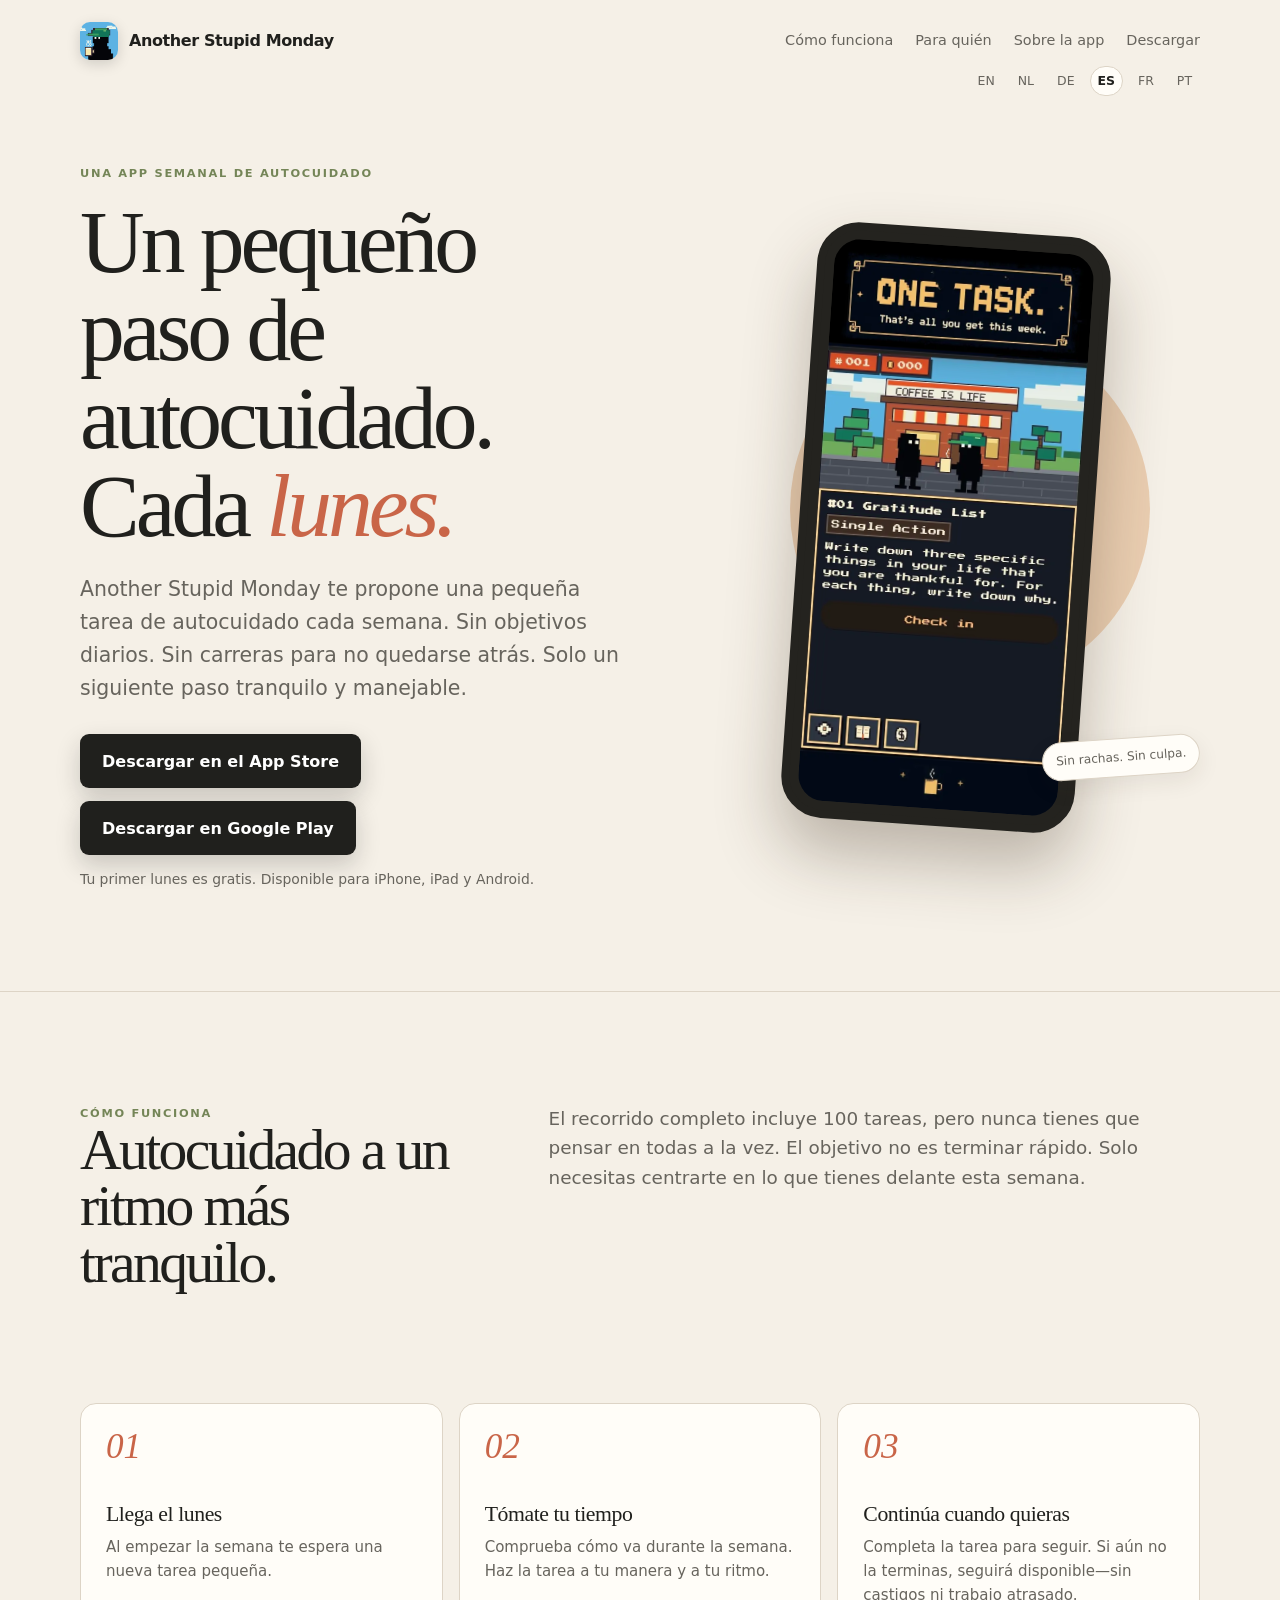
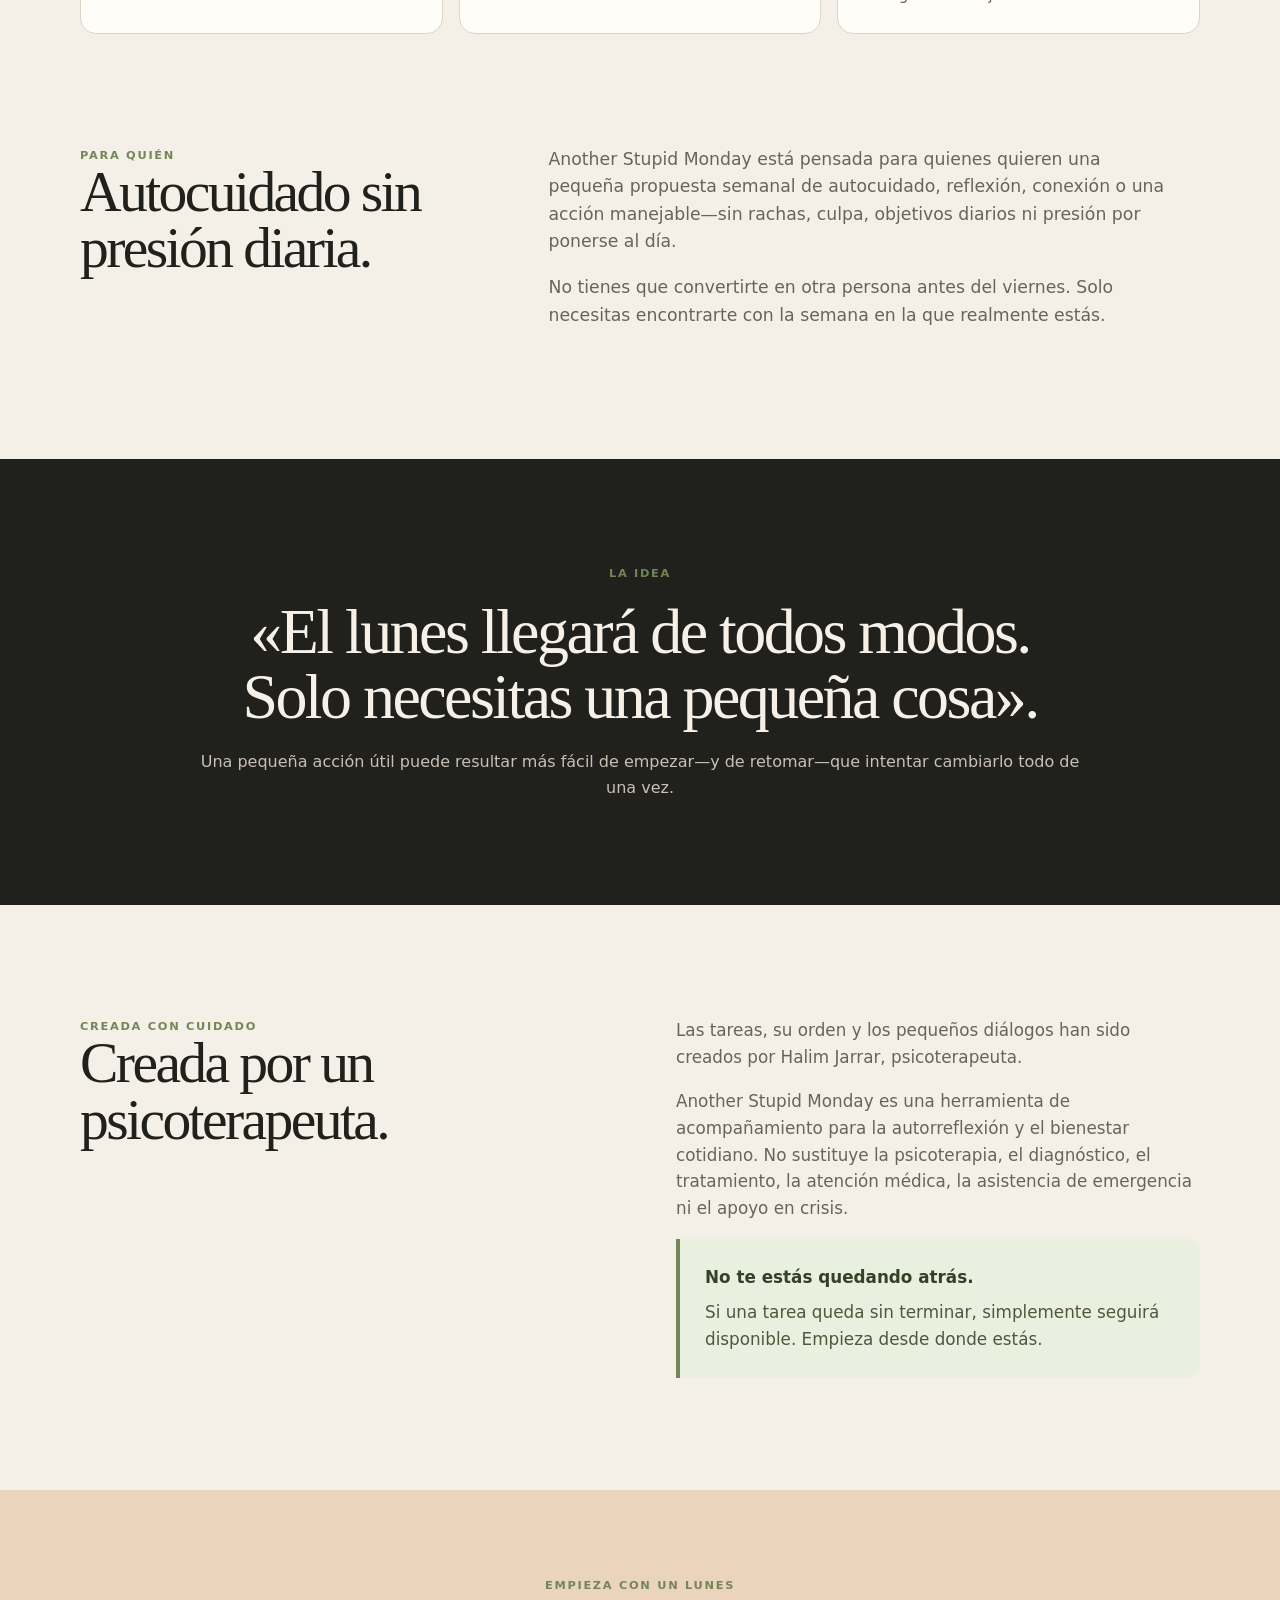
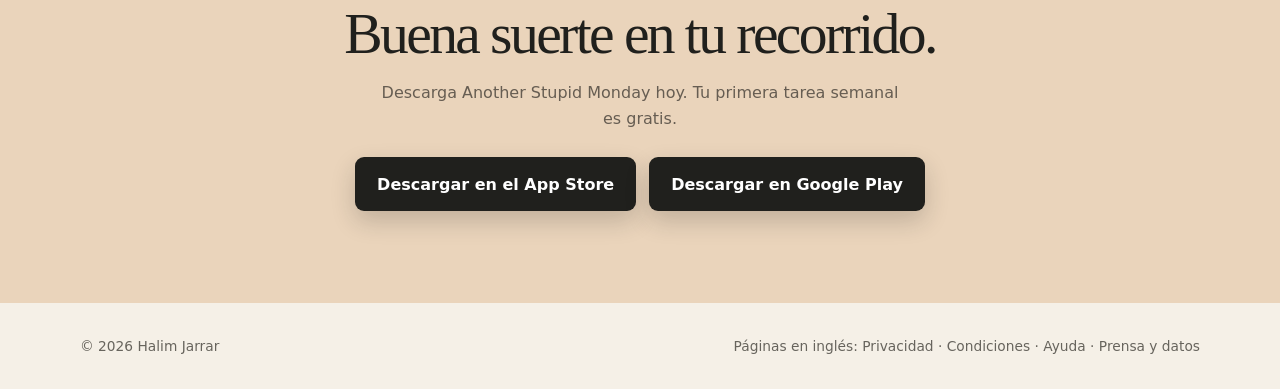
<file: es/index.html>
<!doctype html>
<html lang="es-ES">
<head>
  <meta charset="utf-8">
  <meta name="viewport" content="width=device-width, initial-scale=1">
  <meta name="description" content="Una app de autocuidado tranquila con una pequeña tarea cada semana. Sin rachas diarias, sin presión por recuperar el tiempo ni castigos por necesitar más.">
  <link rel="canonical" href="https://another-stupid-monday.halim-jarrar.de/es/">
  <link rel="alternate" hreflang="en" href="https://another-stupid-monday.halim-jarrar.de/">
  <link rel="alternate" hreflang="nl-NL" href="https://another-stupid-monday.halim-jarrar.de/nl/">
  <link rel="alternate" hreflang="de-DE" href="https://another-stupid-monday.halim-jarrar.de/de/">
  <link rel="alternate" hreflang="es-ES" href="https://another-stupid-monday.halim-jarrar.de/es/">
  <link rel="alternate" hreflang="fr-FR" href="https://another-stupid-monday.halim-jarrar.de/fr/">
  <link rel="alternate" hreflang="pt-PT" href="https://another-stupid-monday.halim-jarrar.de/pt/">
  <link rel="alternate" hreflang="x-default" href="https://another-stupid-monday.halim-jarrar.de/">
  <meta name="theme-color" content="#f5f0e7">
  <meta property="og:type" content="website">
  <meta property="og:locale" content="es_ES">
  <meta property="og:locale:alternate" content="en_US">
  <meta property="og:locale:alternate" content="nl_NL">
  <meta property="og:locale:alternate" content="de_DE">
  <meta property="og:locale:alternate" content="fr_FR">
  <meta property="og:locale:alternate" content="pt_PT">
  <meta property="og:title" content="App de autocuidado con una tarea semanal | Another Stupid Monday">
  <meta property="og:description" content="Una pequeña tarea de autocuidado cada semana, sin rachas diarias ni presión por ponerse al día.">
  <meta property="og:url" content="https://another-stupid-monday.halim-jarrar.de/es/">
  <meta property="og:image" content="https://another-stupid-monday.halim-jarrar.de/assets/app-icon.jpg">
  <meta name="twitter:card" content="summary">
  <meta name="twitter:title" content="App de autocuidado con una tarea semanal | Another Stupid Monday">
  <meta name="twitter:description" content="Una pequeña tarea de autocuidado cada semana, sin rachas diarias ni presión por ponerse al día.">
  <meta name="twitter:image" content="https://another-stupid-monday.halim-jarrar.de/assets/app-icon.jpg">
  <meta name="author" content="Halim Jarrar">
  <script type="application/ld+json">
{
  "@context": "https://schema.org",
  "@graph": [
    {
      "@type": "Person",
      "@id": "https://another-stupid-monday.halim-jarrar.de/#creator",
      "name": "Halim Jarrar",
      "jobTitle": "Psicoterapeuta"
    },
    {
      "@type": "SoftwareApplication",
      "@id": "https://another-stupid-monday.halim-jarrar.de/es/#app",
      "name": "Another Stupid Monday",
      "applicationCategory": "LifestyleApplication",
      "operatingSystem": "iOS, Android",
      "inLanguage": "es-ES",
      "description": "Una app tranquila de autocuidado y autorreflexión con una pequeña tarea semanal, sin rachas diarias ni presión por ponerse al día.",
      "url": "https://another-stupid-monday.halim-jarrar.de/es/",
      "downloadUrl": ["https://apps.apple.com/es/app/another-stupid-monday/id6782894277", "https://play.google.com/store/apps/details?id=com.anotherstupidmonday.app"],
      "image": "https://another-stupid-monday.halim-jarrar.de/assets/app-icon.jpg",
      "screenshot": "https://another-stupid-monday.halim-jarrar.de/assets/app-store-iphone-one-task.webp",
      "author": { "@id": "https://another-stupid-monday.halim-jarrar.de/#creator" },
      "sameAs": ["https://apps.apple.com/es/app/another-stupid-monday/id6782894277", "https://play.google.com/store/apps/details?id=com.anotherstupidmonday.app"],
      "offers": {
        "@type": "Offer",
        "price": "0",
        "priceCurrency": "EUR",
        "availability": "https://schema.org/InStock"
      }
    },
    {
      "@type": "WebPage",
      "@id": "https://another-stupid-monday.halim-jarrar.de/es/#webpage",
      "url": "https://another-stupid-monday.halim-jarrar.de/es/",
      "name": "App de autocuidado con una tarea semanal | Another Stupid Monday",
      "inLanguage": "es-ES",
      "isPartOf": { "@id": "https://another-stupid-monday.halim-jarrar.de/#website" },
      "about": { "@id": "https://another-stupid-monday.halim-jarrar.de/es/#app" },
      "primaryImageOfPage": { "@type": "ImageObject", "url": "https://another-stupid-monday.halim-jarrar.de/assets/app-icon.jpg" }
    }
  ]
}
  </script>
  <title>App de autocuidado con una tarea semanal | Another Stupid Monday</title>
  <link rel="stylesheet" href="/assets/asm-landing.css">
</head>
<body>
  <main>
    <nav class="nav wrap" aria-label="Cómo funciona">
      <a class="brand" href="/es/" aria-label="Another Stupid Monday"><img src="/assets/app-icon.jpg" alt="Another Stupid Monday">Another Stupid Monday</a>
      <div class="nav-links"><a href="#how-it-works">Cómo funciona</a><a href="#for-whom">Para quién</a><a href="#about">Sobre la app</a><a href="#download">Descargar</a></div>
    </nav>
    <nav class="language-switcher wrap" aria-label="Elegir idioma"><a href="/" hreflang="en" lang="en">EN</a><a href="/nl/" hreflang="nl-NL" lang="nl-NL">NL</a><a href="/de/" hreflang="de-DE" lang="de-DE">DE</a><a href="/es/" hreflang="es-ES" lang="es-ES" aria-current="page">ES</a><a href="/fr/" hreflang="fr-FR" lang="fr-FR">FR</a><a href="/pt/" hreflang="pt-PT" lang="pt-PT">PT</a></nav>

    <section class="hero wrap" aria-labelledby="hero-title">
      <div>
        <div class="eyebrow">Una app semanal de autocuidado</div>
        <h1 id="hero-title">Un pequeño paso de autocuidado.<br>Cada <em>lunes.</em></h1>
        <p class="lede">Another Stupid Monday te propone una pequeña tarea de autocuidado cada semana. Sin objetivos diarios. Sin carreras para no quedarse atrás. Solo un siguiente paso tranquilo y manejable.</p>
        <div class="buttons"><a class="button primary" href="https://apps.apple.com/es/app/another-stupid-monday/id6782894277" aria-label="Descargar Another Stupid Monday en el App Store">Descargar en el App Store</a><a class="button primary" href="https://play.google.com/store/apps/details?id=com.anotherstupidmonday.app" aria-label="Descargar Another Stupid Monday en Google Play">Descargar en Google Play</a></div>
        <p class="subnote">Tu primer lunes es gratis. Disponible para iPhone, iPad y Android.</p>
      </div>
      <div class="phone-scene" aria-label="Vista previa de una tarea semanal de Another Stupid Monday">
        <div class="sun" aria-hidden="true"></div>
        <div class="phone"><div class="screen"><img src="/assets/app-store-iphone-one-task.webp" width="600" height="1300" alt="Captura oficial de Another Stupid Monday en iPhone con la tarea semanal Gratitude List."></div></div>
        <span class="stamp">Sin rachas. Sin culpa.</span>
      </div>
    </section>

    <hr class="rule">
    <section class="intro wrap" id="how-it-works" aria-labelledby="how-title">
      <div><div class="eyebrow">Cómo funciona</div><h2 id="how-title">Autocuidado a un ritmo más tranquilo.</h2></div>
      <p>El recorrido completo incluye 100 tareas, pero nunca tienes que pensar en todas a la vez. El objetivo no es terminar rápido. Solo necesitas centrarte en lo que tienes delante esta semana.</p>
    </section>
    <section class="steps wrap" aria-label="Tres pasos">
      <article class="step"><div class="num">01</div><h3>Llega el lunes</h3><p>Al empezar la semana te espera una nueva tarea pequeña.</p></article>
      <article class="step"><div class="num">02</div><h3>Tómate tu tiempo</h3><p>Comprueba cómo va durante la semana. Haz la tarea a tu manera y a tu ritmo.</p></article>
      <article class="step"><div class="num">03</div><h3>Continúa cuando quieras</h3><p>Completa la tarea para seguir. Si aún no la terminas, seguirá disponible—sin castigos ni trabajo atrasado.</p></article>
    </section>

    <section class="who wrap" id="for-whom" aria-labelledby="who-title">
      <div><div class="eyebrow">Para quién</div><h2 id="who-title">Autocuidado sin presión diaria.</h2></div>
      <div class="who-copy"><p>Another Stupid Monday está pensada para quienes quieren una pequeña propuesta semanal de autocuidado, reflexión, conexión o una acción manejable—sin rachas, culpa, objetivos diarios ni presión por ponerse al día.</p><p>No tienes que convertirte en otra persona antes del viernes. Solo necesitas encontrarte con la semana en la que realmente estás.</p></div>
    </section>

    <section class="quote"><div class="wrap"><div class="eyebrow">La idea</div><blockquote>«El lunes llegará de todos modos.<br>Solo necesitas una pequeña cosa».</blockquote><p>Una pequeña acción útil puede resultar más fácil de empezar—y de retomar—que intentar cambiarlo todo de una vez.</p></div></section>

    <section class="about wrap" id="about" aria-labelledby="about-title">
      <div><div class="eyebrow">Creada con cuidado</div><h2 id="about-title">Creada por un psicoterapeuta.</h2></div>
      <div class="about-copy">
        <p>Las tareas, su orden y los pequeños diálogos han sido creados por Halim Jarrar, psicoterapeuta.</p>
        <p>Another Stupid Monday es una herramienta de acompañamiento para la autorreflexión y el bienestar cotidiano. No sustituye la psicoterapia, el diagnóstico, el tratamiento, la atención médica, la asistencia de emergencia ni el apoyo en crisis.</p>
        <aside class="note"><strong>No te estás quedando atrás.</strong>Si una tarea queda sin terminar, simplemente seguirá disponible. Empieza desde donde estás.</aside>
      </div>
    </section>

    <section class="download" id="download"><div class="wrap"><div class="eyebrow">Empieza con un lunes</div><h2>Buena suerte en tu recorrido.</h2><p>Descarga Another Stupid Monday hoy. Tu primera tarea semanal es gratis.</p><div class="buttons"><a class="button primary" href="https://apps.apple.com/es/app/another-stupid-monday/id6782894277">Descargar en el App Store</a><a class="button primary" href="https://play.google.com/store/apps/details?id=com.anotherstupidmonday.app">Descargar en Google Play</a></div></div></section>
  </main>
  <footer><div class="wrap footer-row"><span>© 2026 Halim Jarrar</span><span>Páginas en inglés: <a href="https://asm.halim-jarrar.de/privacy/">Privacidad</a> · <a href="https://asm.halim-jarrar.de/terms/">Condiciones</a> · <a href="https://asm.halim-jarrar.de/support/">Ayuda</a> · <a href="/press/">Prensa y datos</a></span></div></footer>
</body>
</html>
</file>
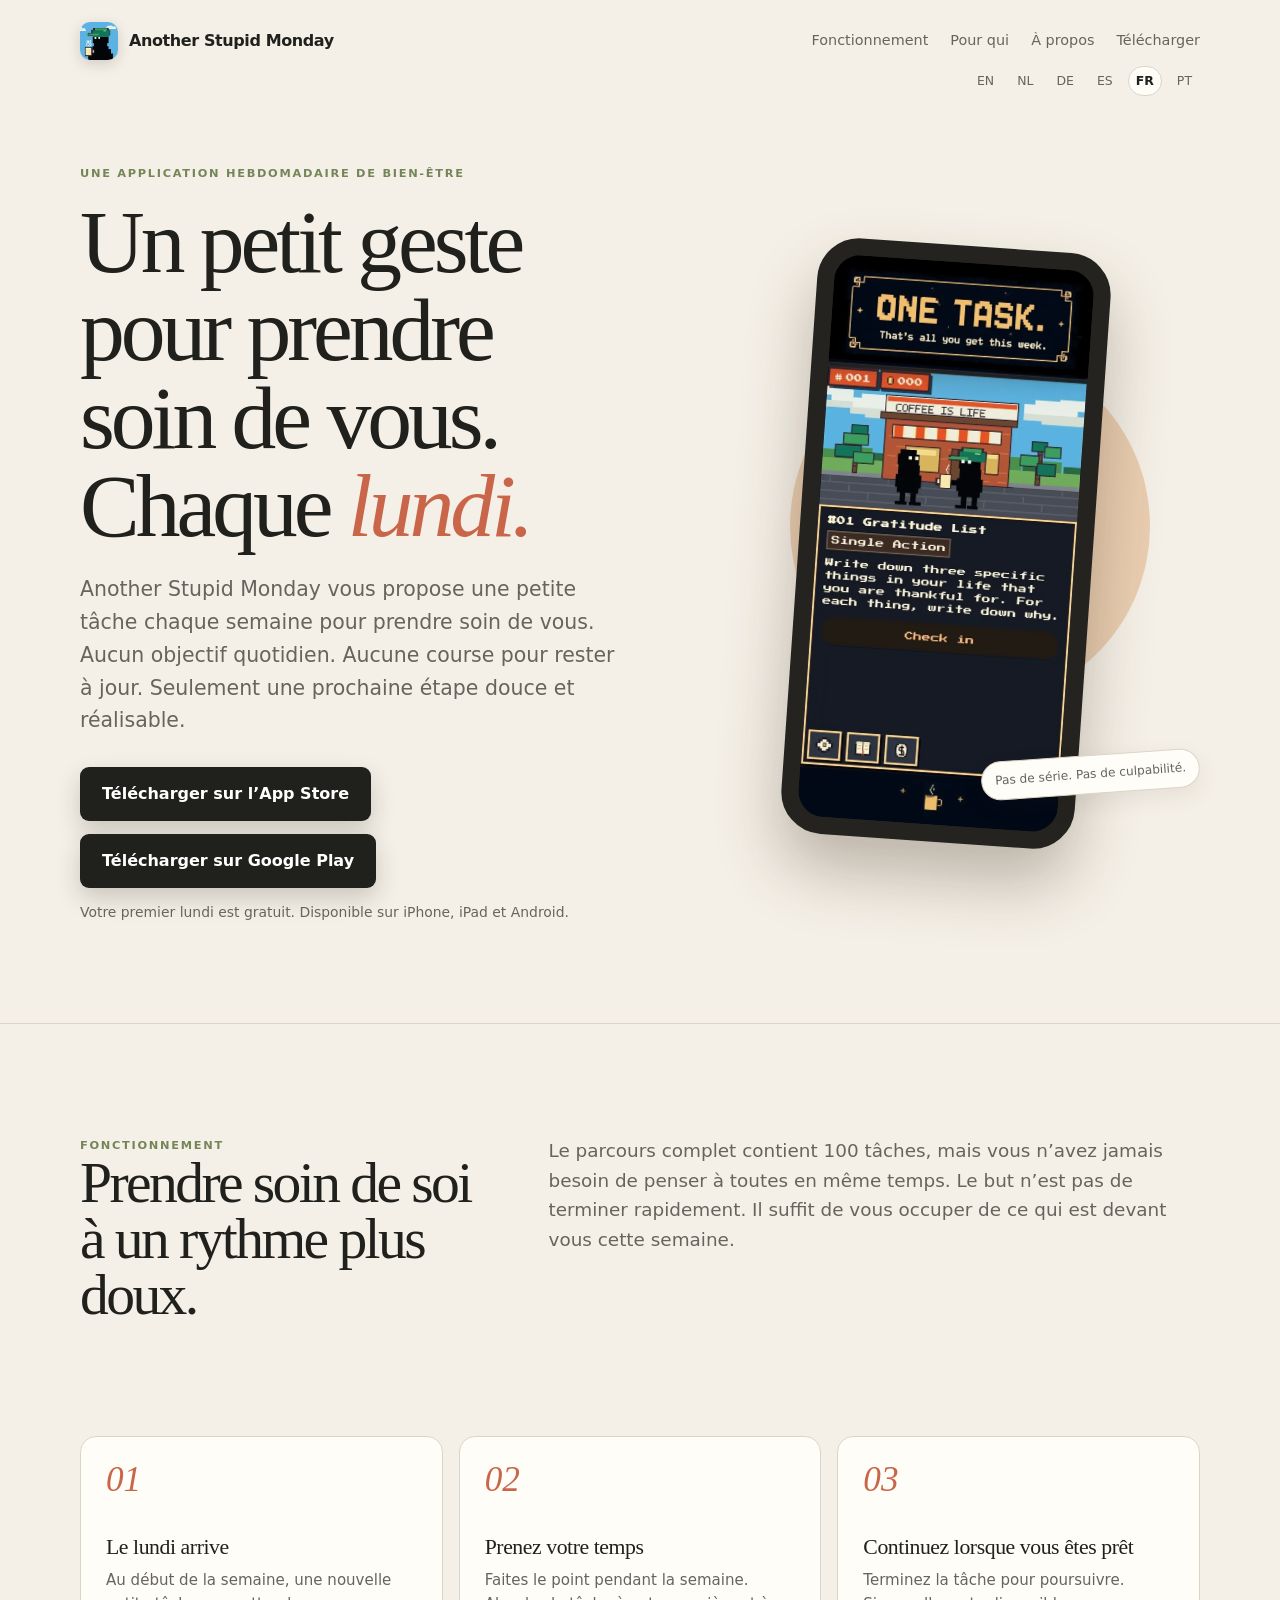
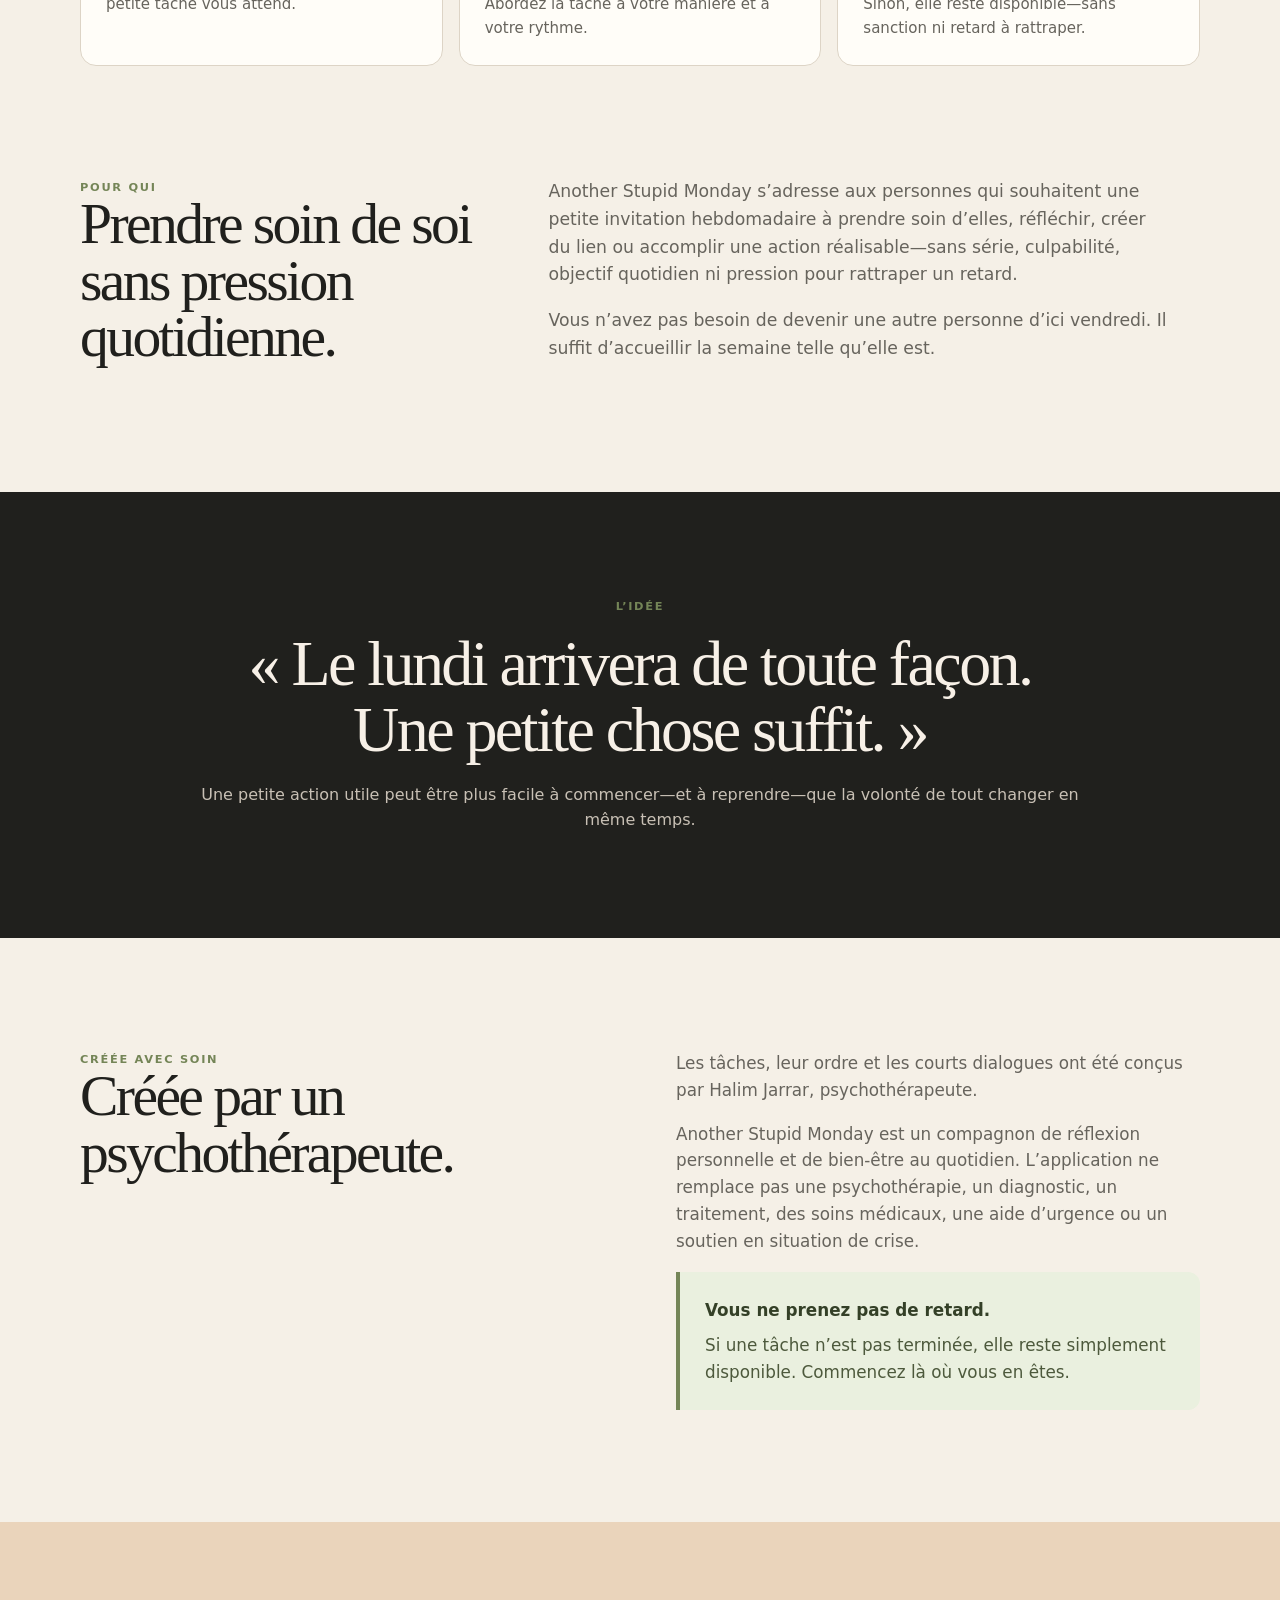
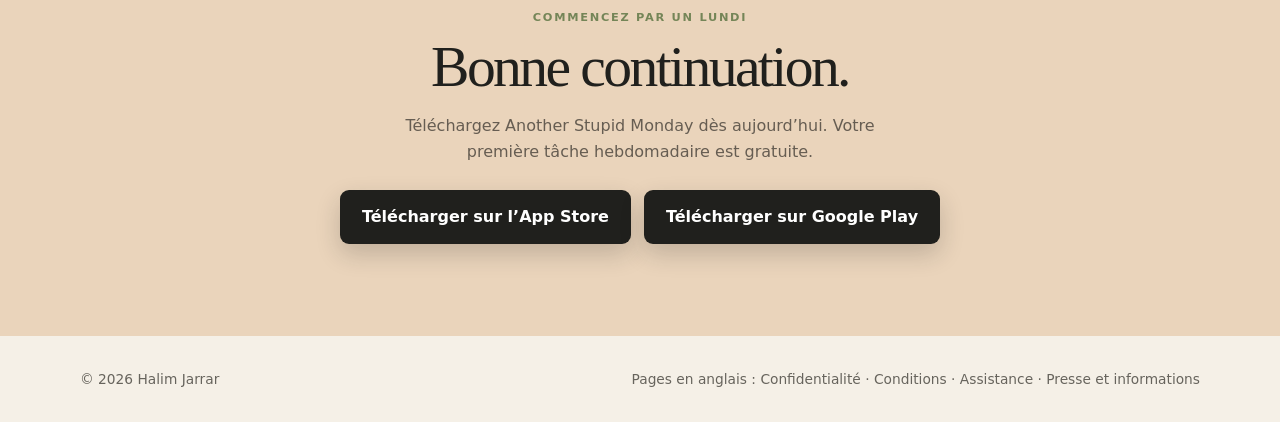
<file: fr/index.html>
<!doctype html>
<html lang="fr-FR">
<head>
  <meta charset="utf-8">
  <meta name="viewport" content="width=device-width, initial-scale=1">
  <meta name="description" content="Une application de bien-être pour prendre soin de soi avec une petite tâche par semaine, sans série quotidienne ni pression pour rattraper son retard.">
  <link rel="canonical" href="https://another-stupid-monday.halim-jarrar.de/fr/">
  <link rel="alternate" hreflang="en" href="https://another-stupid-monday.halim-jarrar.de/">
  <link rel="alternate" hreflang="nl-NL" href="https://another-stupid-monday.halim-jarrar.de/nl/">
  <link rel="alternate" hreflang="de-DE" href="https://another-stupid-monday.halim-jarrar.de/de/">
  <link rel="alternate" hreflang="es-ES" href="https://another-stupid-monday.halim-jarrar.de/es/">
  <link rel="alternate" hreflang="fr-FR" href="https://another-stupid-monday.halim-jarrar.de/fr/">
  <link rel="alternate" hreflang="pt-PT" href="https://another-stupid-monday.halim-jarrar.de/pt/">
  <link rel="alternate" hreflang="x-default" href="https://another-stupid-monday.halim-jarrar.de/">
  <meta name="theme-color" content="#f5f0e7">
  <meta property="og:type" content="website">
  <meta property="og:locale" content="fr_FR">
  <meta property="og:locale:alternate" content="en_US">
  <meta property="og:locale:alternate" content="nl_NL">
  <meta property="og:locale:alternate" content="de_DE">
  <meta property="og:locale:alternate" content="es_ES">
  <meta property="og:locale:alternate" content="pt_PT">
  <meta property="og:title" content="Application de bien-être sans pression | Another Stupid Monday">
  <meta property="og:description" content="Une petite action par semaine pour prendre soin de soi, sans série quotidienne ni pression pour rattraper son retard.">
  <meta property="og:url" content="https://another-stupid-monday.halim-jarrar.de/fr/">
  <meta property="og:image" content="https://another-stupid-monday.halim-jarrar.de/assets/app-icon.jpg">
  <meta name="twitter:card" content="summary">
  <meta name="twitter:title" content="Application de bien-être sans pression | Another Stupid Monday">
  <meta name="twitter:description" content="Une petite action par semaine pour prendre soin de soi, sans série quotidienne ni pression pour rattraper son retard.">
  <meta name="twitter:image" content="https://another-stupid-monday.halim-jarrar.de/assets/app-icon.jpg">
  <meta name="author" content="Halim Jarrar">
  <script type="application/ld+json">
{
  "@context": "https://schema.org",
  "@graph": [
    {
      "@type": "Person",
      "@id": "https://another-stupid-monday.halim-jarrar.de/#creator",
      "name": "Halim Jarrar",
      "jobTitle": "Psychothérapeute"
    },
    {
      "@type": "SoftwareApplication",
      "@id": "https://another-stupid-monday.halim-jarrar.de/fr/#app",
      "name": "Another Stupid Monday",
      "applicationCategory": "LifestyleApplication",
      "operatingSystem": "iOS, Android",
      "inLanguage": "fr-FR",
      "description": "Une application douce de bien-être, de soin de soi et d’autoréflexion avec une petite tâche par semaine, sans série quotidienne ni pression.",
      "url": "https://another-stupid-monday.halim-jarrar.de/fr/",
      "downloadUrl": ["https://apps.apple.com/fr/app/another-stupid-monday/id6782894277", "https://play.google.com/store/apps/details?id=com.anotherstupidmonday.app"],
      "image": "https://another-stupid-monday.halim-jarrar.de/assets/app-icon.jpg",
      "screenshot": "https://another-stupid-monday.halim-jarrar.de/assets/app-store-iphone-one-task.webp",
      "author": { "@id": "https://another-stupid-monday.halim-jarrar.de/#creator" },
      "sameAs": ["https://apps.apple.com/fr/app/another-stupid-monday/id6782894277", "https://play.google.com/store/apps/details?id=com.anotherstupidmonday.app"],
      "offers": {
        "@type": "Offer",
        "price": "0",
        "priceCurrency": "EUR",
        "availability": "https://schema.org/InStock"
      }
    },
    {
      "@type": "WebPage",
      "@id": "https://another-stupid-monday.halim-jarrar.de/fr/#webpage",
      "url": "https://another-stupid-monday.halim-jarrar.de/fr/",
      "name": "Application de bien-être sans pression | Another Stupid Monday",
      "inLanguage": "fr-FR",
      "isPartOf": { "@id": "https://another-stupid-monday.halim-jarrar.de/#website" },
      "about": { "@id": "https://another-stupid-monday.halim-jarrar.de/fr/#app" },
      "primaryImageOfPage": { "@type": "ImageObject", "url": "https://another-stupid-monday.halim-jarrar.de/assets/app-icon.jpg" }
    }
  ]
}
  </script>
  <title>Application de bien-être sans pression | Another Stupid Monday</title>
  <link rel="stylesheet" href="/assets/asm-landing.css">
</head>
<body>
  <main>
    <nav class="nav wrap" aria-label="Fonctionnement">
      <a class="brand" href="/fr/" aria-label="Another Stupid Monday"><img src="/assets/app-icon.jpg" alt="Another Stupid Monday">Another Stupid Monday</a>
      <div class="nav-links"><a href="#how-it-works">Fonctionnement</a><a href="#for-whom">Pour qui</a><a href="#about">À propos</a><a href="#download">Télécharger</a></div>
    </nav>
    <nav class="language-switcher wrap" aria-label="Choisir la langue"><a href="/" hreflang="en" lang="en">EN</a><a href="/nl/" hreflang="nl-NL" lang="nl-NL">NL</a><a href="/de/" hreflang="de-DE" lang="de-DE">DE</a><a href="/es/" hreflang="es-ES" lang="es-ES">ES</a><a href="/fr/" hreflang="fr-FR" lang="fr-FR" aria-current="page">FR</a><a href="/pt/" hreflang="pt-PT" lang="pt-PT">PT</a></nav>

    <section class="hero wrap" aria-labelledby="hero-title">
      <div>
        <div class="eyebrow">Une application hebdomadaire de bien-être</div>
        <h1 id="hero-title">Un petit geste pour prendre soin de vous.<br>Chaque <em>lundi.</em></h1>
        <p class="lede">Another Stupid Monday vous propose une petite tâche chaque semaine pour prendre soin de vous. Aucun objectif quotidien. Aucune course pour rester à jour. Seulement une prochaine étape douce et réalisable.</p>
        <div class="buttons"><a class="button primary" href="https://apps.apple.com/fr/app/another-stupid-monday/id6782894277" aria-label="Télécharger Another Stupid Monday sur l’App Store">Télécharger sur l’App Store</a><a class="button primary" href="https://play.google.com/store/apps/details?id=com.anotherstupidmonday.app" aria-label="Télécharger Another Stupid Monday sur Google Play">Télécharger sur Google Play</a></div>
        <p class="subnote">Votre premier lundi est gratuit. Disponible sur iPhone, iPad et Android.</p>
      </div>
      <div class="phone-scene" aria-label="Aperçu d’une tâche hebdomadaire dans Another Stupid Monday">
        <div class="sun" aria-hidden="true"></div>
        <div class="phone"><div class="screen"><img src="/assets/app-store-iphone-one-task.webp" width="600" height="1300" alt="Capture d’écran officielle d’Another Stupid Monday sur iPhone avec la tâche hebdomadaire Gratitude List."></div></div>
        <span class="stamp">Pas de série. Pas de culpabilité.</span>
      </div>
    </section>

    <hr class="rule">
    <section class="intro wrap" id="how-it-works" aria-labelledby="how-title">
      <div><div class="eyebrow">Fonctionnement</div><h2 id="how-title">Prendre soin de soi à un rythme plus doux.</h2></div>
      <p>Le parcours complet contient 100 tâches, mais vous n’avez jamais besoin de penser à toutes en même temps. Le but n’est pas de terminer rapidement. Il suffit de vous occuper de ce qui est devant vous cette semaine.</p>
    </section>
    <section class="steps wrap" aria-label="Trois étapes">
      <article class="step"><div class="num">01</div><h3>Le lundi arrive</h3><p>Au début de la semaine, une nouvelle petite tâche vous attend.</p></article>
      <article class="step"><div class="num">02</div><h3>Prenez votre temps</h3><p>Faites le point pendant la semaine. Abordez la tâche à votre manière et à votre rythme.</p></article>
      <article class="step"><div class="num">03</div><h3>Continuez lorsque vous êtes prêt</h3><p>Terminez la tâche pour poursuivre. Sinon, elle reste disponible—sans sanction ni retard à rattraper.</p></article>
    </section>

    <section class="who wrap" id="for-whom" aria-labelledby="who-title">
      <div><div class="eyebrow">Pour qui</div><h2 id="who-title">Prendre soin de soi sans pression quotidienne.</h2></div>
      <div class="who-copy"><p>Another Stupid Monday s’adresse aux personnes qui souhaitent une petite invitation hebdomadaire à prendre soin d’elles, réfléchir, créer du lien ou accomplir une action réalisable—sans série, culpabilité, objectif quotidien ni pression pour rattraper un retard.</p><p>Vous n’avez pas besoin de devenir une autre personne d’ici vendredi. Il suffit d’accueillir la semaine telle qu’elle est.</p></div>
    </section>

    <section class="quote"><div class="wrap"><div class="eyebrow">L’idée</div><blockquote>« Le lundi arrivera de toute façon.<br>Une petite chose suffit. »</blockquote><p>Une petite action utile peut être plus facile à commencer—et à reprendre—que la volonté de tout changer en même temps.</p></div></section>

    <section class="about wrap" id="about" aria-labelledby="about-title">
      <div><div class="eyebrow">Créée avec soin</div><h2 id="about-title">Créée par un psychothérapeute.</h2></div>
      <div class="about-copy">
        <p>Les tâches, leur ordre et les courts dialogues ont été conçus par Halim Jarrar, psychothérapeute.</p>
        <p>Another Stupid Monday est un compagnon de réflexion personnelle et de bien-être au quotidien. L’application ne remplace pas une psychothérapie, un diagnostic, un traitement, des soins médicaux, une aide d’urgence ou un soutien en situation de crise.</p>
        <aside class="note"><strong>Vous ne prenez pas de retard.</strong>Si une tâche n’est pas terminée, elle reste simplement disponible. Commencez là où vous en êtes.</aside>
      </div>
    </section>

    <section class="download" id="download"><div class="wrap"><div class="eyebrow">Commencez par un lundi</div><h2>Bonne continuation.</h2><p>Téléchargez Another Stupid Monday dès aujourd’hui. Votre première tâche hebdomadaire est gratuite.</p><div class="buttons"><a class="button primary" href="https://apps.apple.com/fr/app/another-stupid-monday/id6782894277">Télécharger sur l’App Store</a><a class="button primary" href="https://play.google.com/store/apps/details?id=com.anotherstupidmonday.app">Télécharger sur Google Play</a></div></div></section>
  </main>
  <footer><div class="wrap footer-row"><span>© 2026 Halim Jarrar</span><span>Pages en anglais : <a href="https://asm.halim-jarrar.de/privacy/">Confidentialité</a> · <a href="https://asm.halim-jarrar.de/terms/">Conditions</a> · <a href="https://asm.halim-jarrar.de/support/">Assistance</a> · <a href="/press/">Presse et informations</a></span></div></footer>
</body>
</html>
</file>
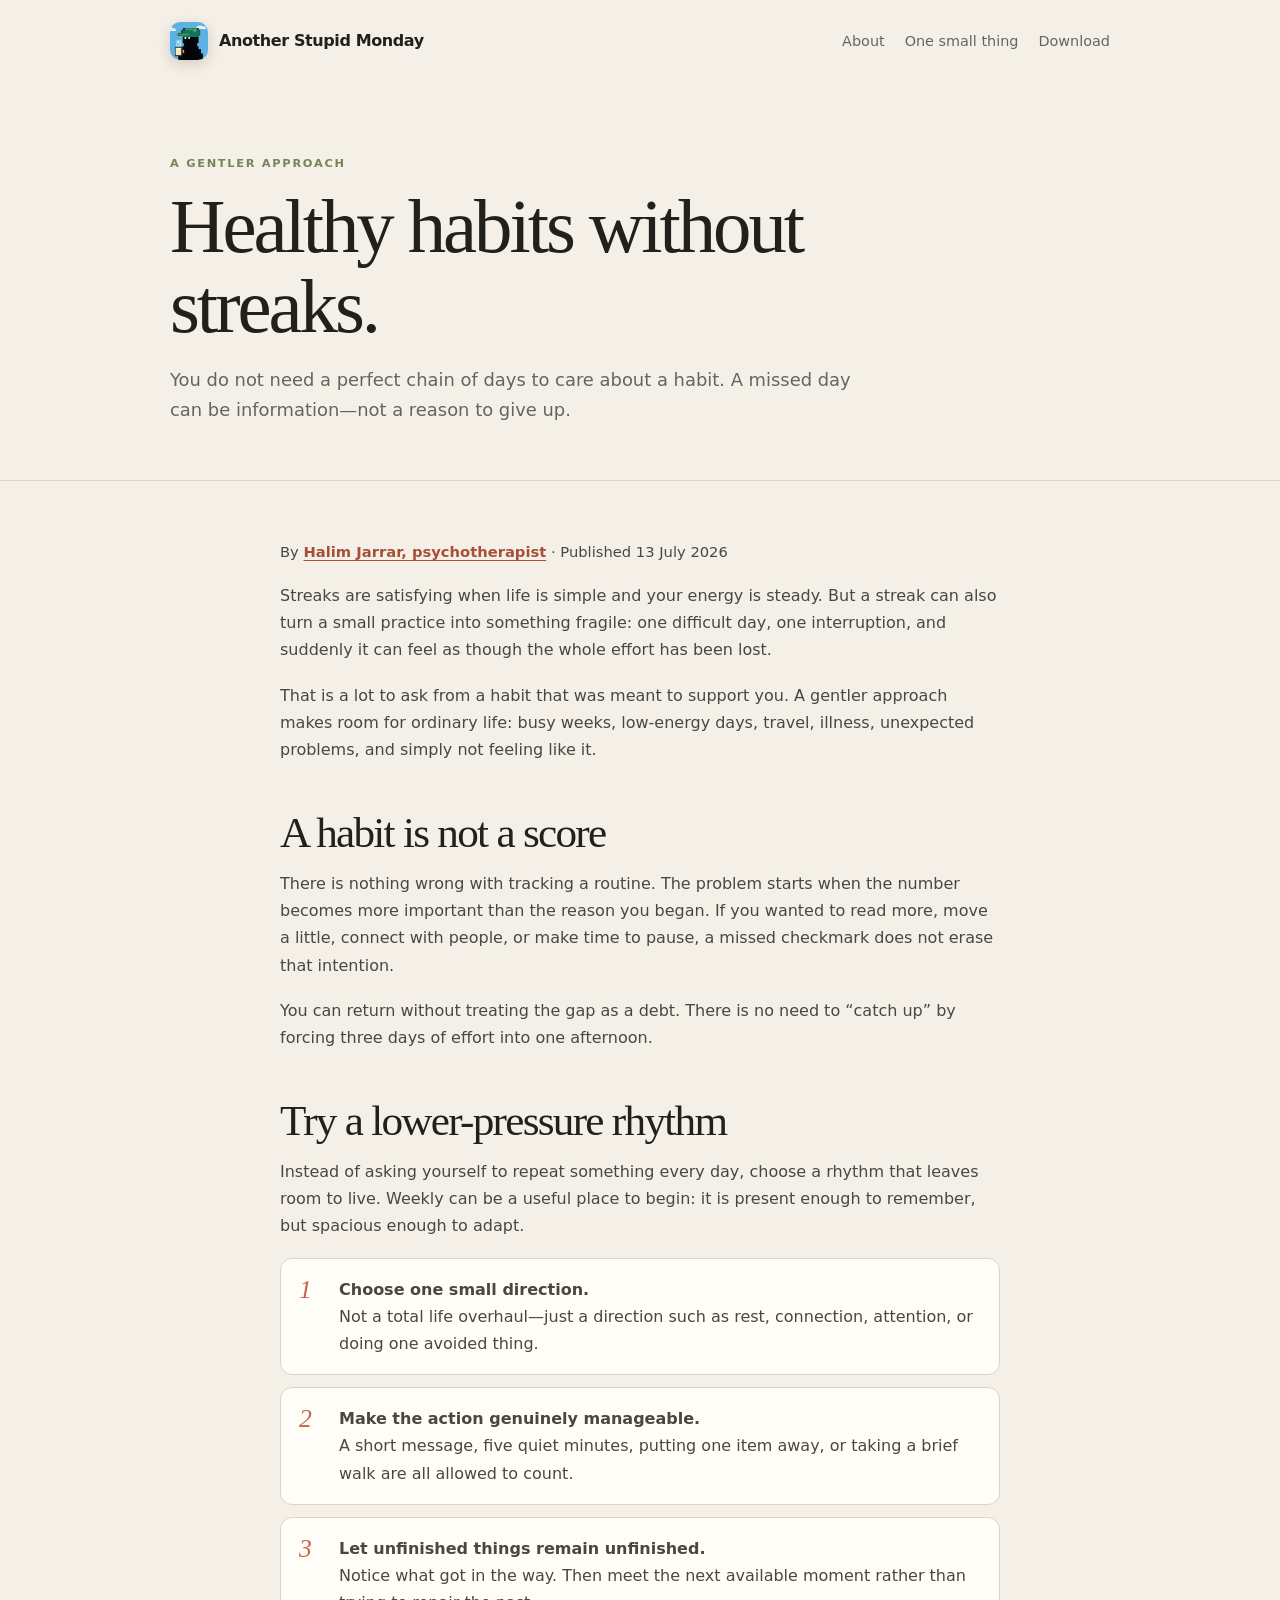
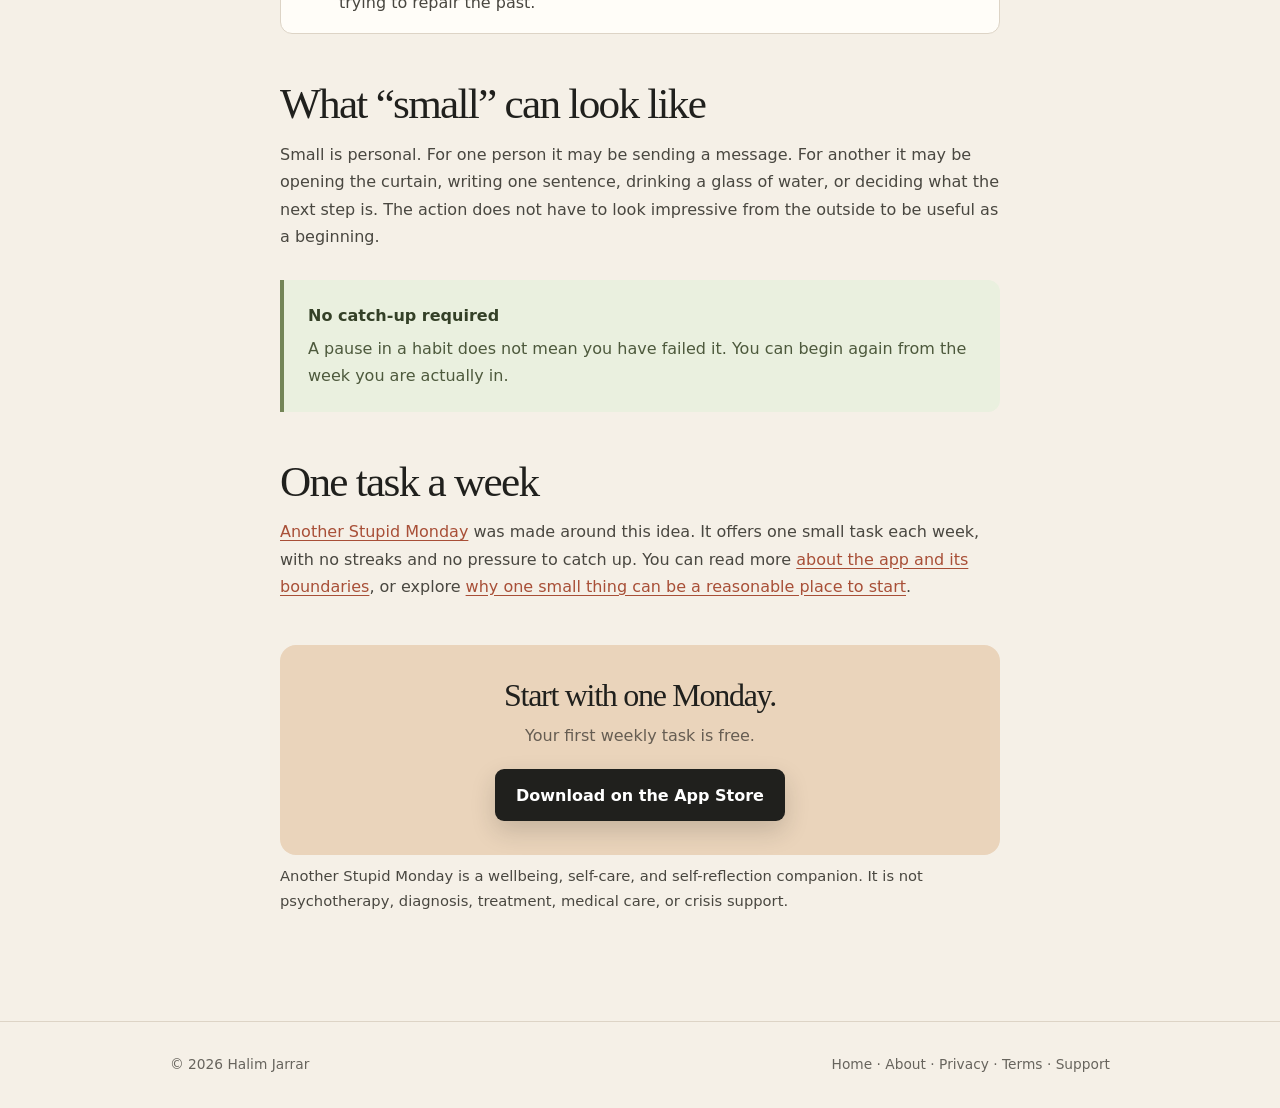
<file: healthy-habits-without-streaks/index.html>
<!doctype html>
<html lang="en">
<head>
  <meta charset="utf-8">
  <meta name="viewport" content="width=device-width, initial-scale=1">
  <meta name="description" content="A gentler way to build healthy habits: without streaks, daily targets, or the pressure to catch up.">
  <link rel="canonical" href="https://another-stupid-monday.halim-jarrar.de/healthy-habits-without-streaks/">
  <meta property="og:type" content="article"><meta property="og:title" content="Healthy Habits Without Streaks"><meta property="og:description" content="A gentler way to build healthy habits without daily targets or catching up."><meta property="og:url" content="https://another-stupid-monday.halim-jarrar.de/healthy-habits-without-streaks/"><meta property="og:image" content="https://another-stupid-monday.halim-jarrar.de/assets/app-icon.jpg">
  <title>Healthy Habits Without Streaks | Another Stupid Monday</title>
  <link rel="stylesheet" href="../assets/asm-pages.css">
  <script type="application/ld+json">
{
  "@context": "https://schema.org",
  "@type": "Article",
  "@id": "https://another-stupid-monday.halim-jarrar.de/healthy-habits-without-streaks/#article",
  "headline": "Healthy Habits Without Streaks",
  "description": "A gentler way to build healthy habits: without streaks, daily targets, or the pressure to catch up.",
  "datePublished": "2026-07-13",
  "dateModified": "2026-07-13",
  "mainEntityOfPage": {
    "@type": "WebPage",
    "@id": "https://another-stupid-monday.halim-jarrar.de/healthy-habits-without-streaks/"
  },
  "author": {
    "@type": "Person",
    "@id": "https://another-stupid-monday.halim-jarrar.de/#creator",
    "name": "Halim Jarrar",
    "jobTitle": "Psychotherapist"
  },
  "publisher": {
    "@type": "Person",
    "@id": "https://another-stupid-monday.halim-jarrar.de/#creator",
    "name": "Halim Jarrar"
  },
  "image": "https://another-stupid-monday.halim-jarrar.de/assets/app-icon.jpg",
  "about": {
    "@type": "SoftwareApplication",
    "@id": "https://another-stupid-monday.halim-jarrar.de/#app",
    "name": "Another Stupid Monday"
  }
}
  </script>
</head>
<body>
  <nav class="nav wrap" aria-label="Main navigation"><a class="brand" href="/"><img src="../assets/app-icon.jpg" alt="Another Stupid Monday app icon">Another Stupid Monday</a><div class="nav-links"><a href="/about/">About</a><a href="/one-small-thing/">One small thing</a><a href="https://apps.apple.com/us/app/another-stupid-monday/id6782894277">Download</a></div></nav>
  <header class="hero"><div class="wrap"><div class="eyebrow">A gentler approach</div><h1>Healthy habits without streaks.</h1><p>You do not need a perfect chain of days to care about a habit. A missed day can be information—not a reason to give up.</p></div></header>
  <main class="article wrap">
    <p class="byline">By <a href="/about/">Halim Jarrar, psychotherapist</a> · Published <time datetime="2026-07-13">13 July 2026</time></p>
    <p>Streaks are satisfying when life is simple and your energy is steady. But a streak can also turn a small practice into something fragile: one difficult day, one interruption, and suddenly it can feel as though the whole effort has been lost.</p>
    <p>That is a lot to ask from a habit that was meant to support you. A gentler approach makes room for ordinary life: busy weeks, low-energy days, travel, illness, unexpected problems, and simply not feeling like it.</p>
    <h2>A habit is not a score</h2>
    <p>There is nothing wrong with tracking a routine. The problem starts when the number becomes more important than the reason you began. If you wanted to read more, move a little, connect with people, or make time to pause, a missed checkmark does not erase that intention.</p>
    <p>You can return without treating the gap as a debt. There is no need to “catch up” by forcing three days of effort into one afternoon.</p>
    <h2>Try a lower-pressure rhythm</h2>
    <p>Instead of asking yourself to repeat something every day, choose a rhythm that leaves room to live. Weekly can be a useful place to begin: it is present enough to remember, but spacious enough to adapt.</p>
    <ol class="steps"><li><strong>Choose one small direction.</strong><br>Not a total life overhaul—just a direction such as rest, connection, attention, or doing one avoided thing.</li><li><strong>Make the action genuinely manageable.</strong><br>A short message, five quiet minutes, putting one item away, or taking a brief walk are all allowed to count.</li><li><strong>Let unfinished things remain unfinished.</strong><br>Notice what got in the way. Then meet the next available moment rather than trying to repair the past.</li></ol>
    <h2>What “small” can look like</h2>
    <p>Small is personal. For one person it may be sending a message. For another it may be opening the curtain, writing one sentence, drinking a glass of water, or deciding what the next step is. The action does not have to look impressive from the outside to be useful as a beginning.</p>
    <aside class="callout"><strong>No catch-up required</strong>A pause in a habit does not mean you have failed it. You can begin again from the week you are actually in.</aside>
    <h2>One task a week</h2>
    <p><a href="/">Another Stupid Monday</a> was made around this idea. It offers one small task each week, with no streaks and no pressure to catch up. You can read more <a href="/about/">about the app and its boundaries</a>, or explore <a href="/one-small-thing/">why one small thing can be a reasonable place to start</a>.</p>
    <section class="cta"><h2>Start with one Monday.</h2><p>Your first weekly task is free.</p><a class="button" href="https://apps.apple.com/us/app/another-stupid-monday/id6782894277">Download on the App Store</a></section>
    <p class="boundary">Another Stupid Monday is a wellbeing, self-care, and self-reflection companion. It is not psychotherapy, diagnosis, treatment, medical care, or crisis support.</p>
  </main>
  <footer><div class="wrap footer-row"><span>© 2026 Halim Jarrar</span><span><a href="/">Home</a> · <a href="/about/">About</a> · <a href="https://asm.halim-jarrar.de/privacy/">Privacy</a> · <a href="https://asm.halim-jarrar.de/terms/">Terms</a> · <a href="https://asm.halim-jarrar.de/support/">Support</a></span></div></footer>
</body>
</html>
</file>
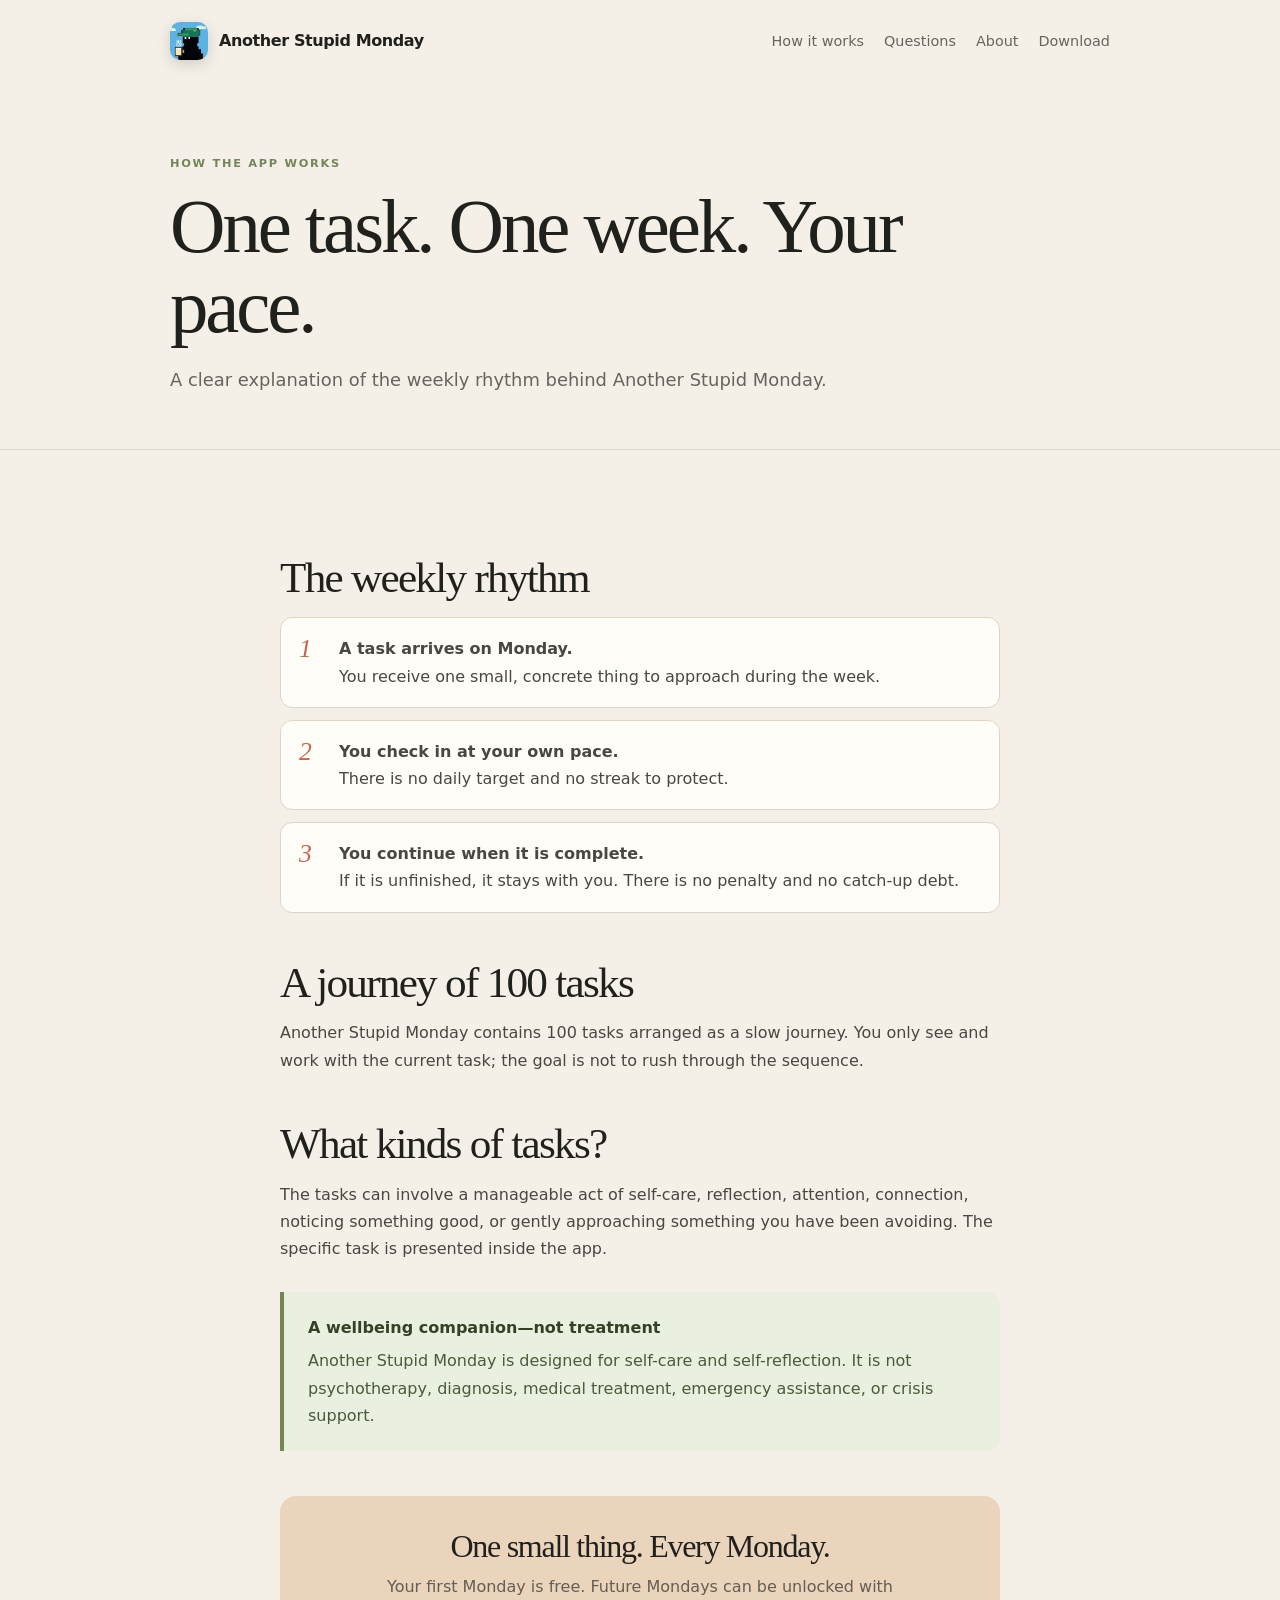
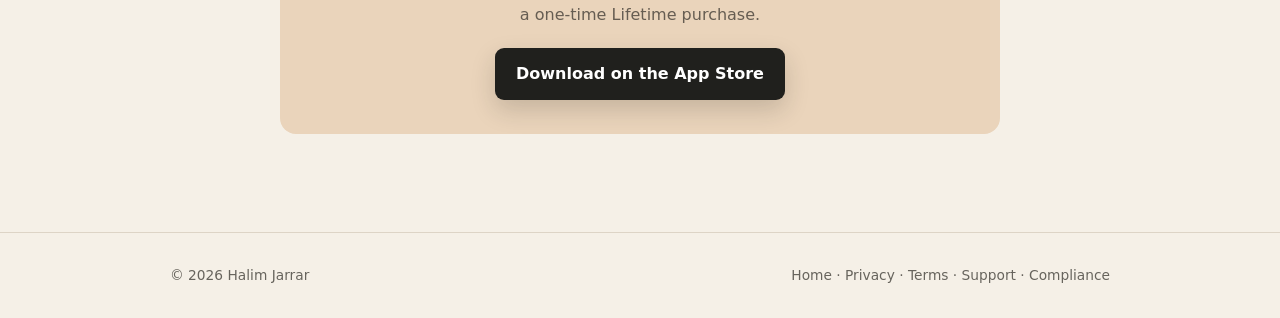
<file: how-it-works/index.html>
<!doctype html>
<html lang="en"><head><meta charset="utf-8"><meta name="viewport" content="width=device-width, initial-scale=1">
<meta name="description" content="How Another Stupid Monday delivers one small weekly task, without daily streaks, punishment, or pressure to catch up."><meta name="author" content="Halim Jarrar">
<link rel="canonical" href="https://another-stupid-monday.halim-jarrar.de/how-it-works/"><meta property="og:type" content="website"><meta property="og:title" content="How Another Stupid Monday Works"><meta property="og:description" content="How Another Stupid Monday delivers one small weekly task, without daily streaks, punishment, or pressure to catch up."><meta property="og:url" content="https://another-stupid-monday.halim-jarrar.de/how-it-works/"><meta property="og:image" content="https://another-stupid-monday.halim-jarrar.de/assets/app-icon.jpg">
<title>How Another Stupid Monday Works</title><link rel="stylesheet" href="../assets/asm-pages.css"></head><body>
<nav class="nav wrap" aria-label="Main navigation"><a class="brand" href="/"><img src="../assets/app-icon.jpg" alt="Another Stupid Monday app icon">Another Stupid Monday</a><div class="nav-links"><a href="/how-it-works/">How it works</a><a href="/questions/">Questions</a><a href="/about/">About</a><a href="https://apps.apple.com/us/app/another-stupid-monday/id6782894277">Download</a></div></nav>
<header class="hero"><div class="wrap"><div class="eyebrow">How the app works</div><h1>One task. One week. Your pace.</h1><p>A clear explanation of the weekly rhythm behind Another Stupid Monday.</p></div></header>
<main class="article wrap"><h2>The weekly rhythm</h2><ol class="steps"><li><strong>A task arrives on Monday.</strong><br>You receive one small, concrete thing to approach during the week.</li><li><strong>You check in at your own pace.</strong><br>There is no daily target and no streak to protect.</li><li><strong>You continue when it is complete.</strong><br>If it is unfinished, it stays with you. There is no penalty and no catch-up debt.</li></ol><h2>A journey of 100 tasks</h2><p>Another Stupid Monday contains 100 tasks arranged as a slow journey. You only see and work with the current task; the goal is not to rush through the sequence.</p><h2>What kinds of tasks?</h2><p>The tasks can involve a manageable act of self-care, reflection, attention, connection, noticing something good, or gently approaching something you have been avoiding. The specific task is presented inside the app.</p><aside class="callout"><strong>A wellbeing companion—not treatment</strong>Another Stupid Monday is designed for self-care and self-reflection. It is not psychotherapy, diagnosis, medical treatment, emergency assistance, or crisis support.</aside><section class="cta"><h2>One small thing. Every Monday.</h2><p>Your first Monday is free. Future Mondays can be unlocked with a one-time Lifetime purchase.</p><a class="button" href="https://apps.apple.com/us/app/another-stupid-monday/id6782894277">Download on the App Store</a></section></main>
<footer><div class="wrap footer-row"><span>© 2026 Halim Jarrar</span><span><a href="/">Home</a> · <a href="https://asm.halim-jarrar.de/privacy/">Privacy</a> · <a href="https://asm.halim-jarrar.de/terms/">Terms</a> · <a href="https://asm.halim-jarrar.de/support/">Support</a> · <a href="https://asm.halim-jarrar.de/compliance/">Compliance</a></span></div></footer></body></html>
</file>
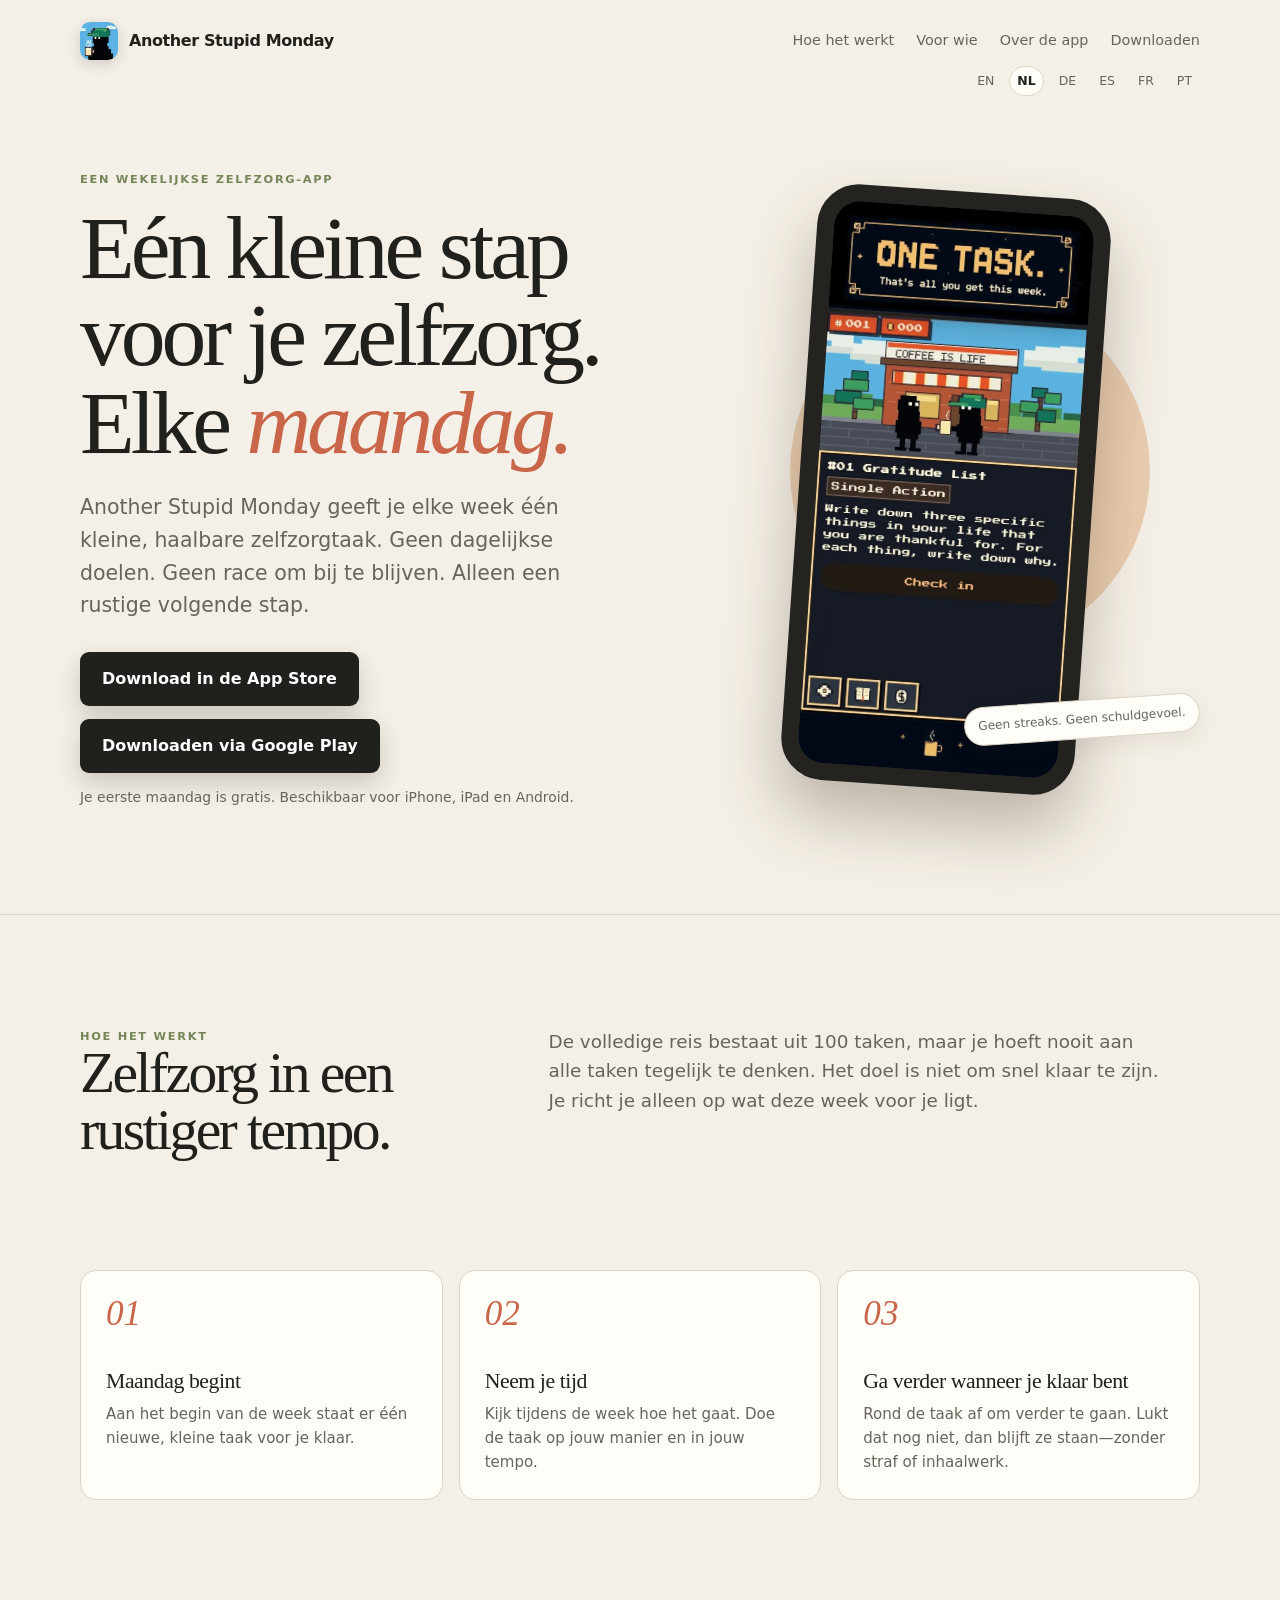
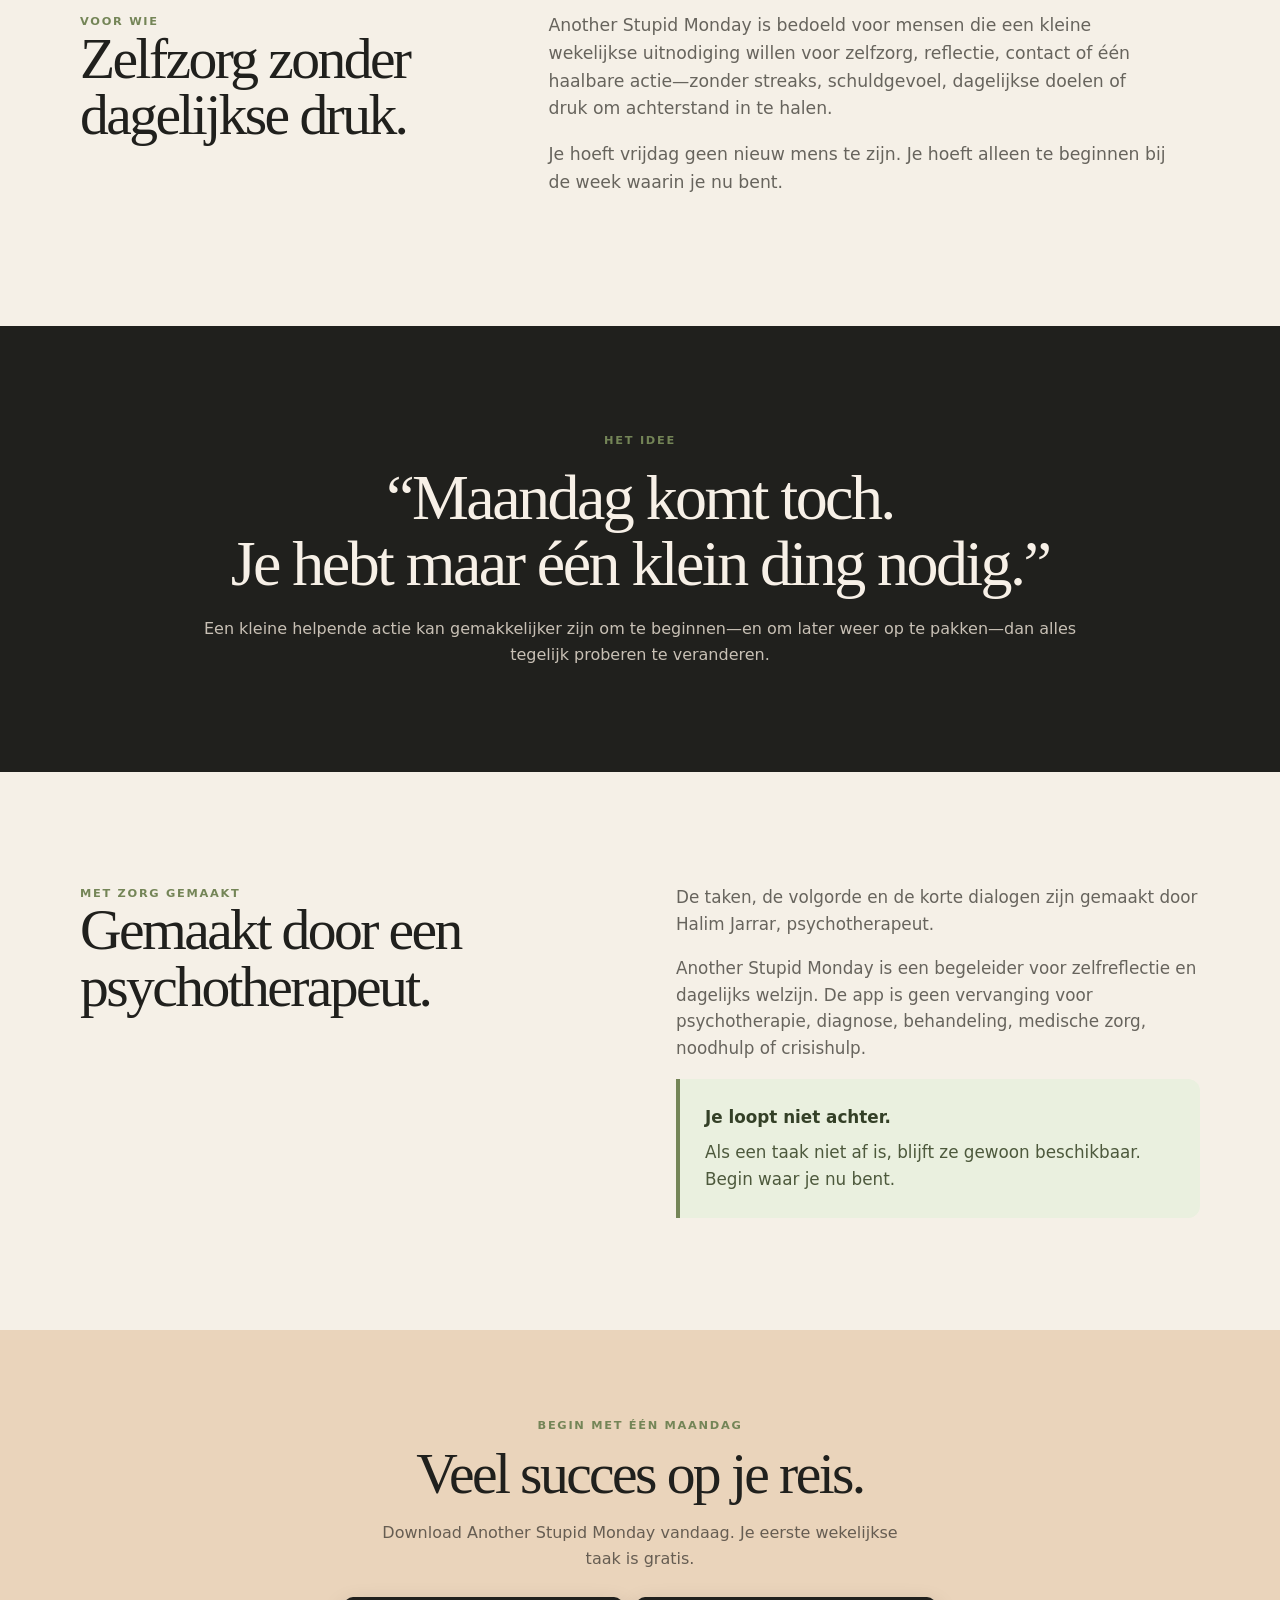
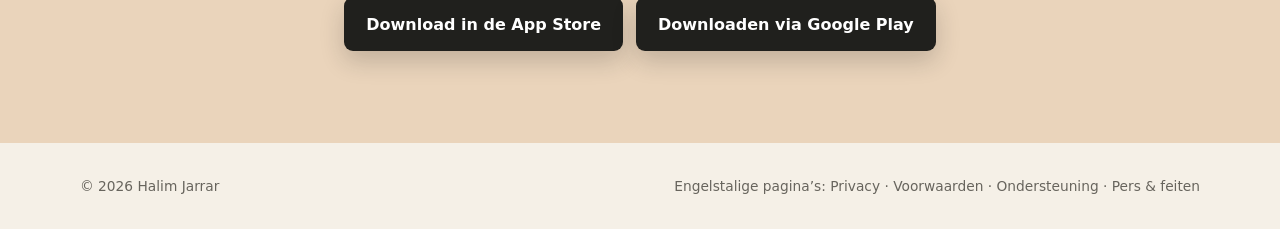
<file: nl/index.html>
<!doctype html>
<html lang="nl-NL">
<head>
  <meta charset="utf-8">
  <meta name="viewport" content="width=device-width, initial-scale=1">
  <meta name="description" content="Een rustige zelfzorg-app met één kleine taak per week. Geen dagelijkse streaks, geen inhaaldruk en geen straf als je meer tijd nodig hebt.">
  <link rel="canonical" href="https://another-stupid-monday.halim-jarrar.de/nl/">
  <link rel="alternate" hreflang="en" href="https://another-stupid-monday.halim-jarrar.de/">
  <link rel="alternate" hreflang="nl-NL" href="https://another-stupid-monday.halim-jarrar.de/nl/">
  <link rel="alternate" hreflang="de-DE" href="https://another-stupid-monday.halim-jarrar.de/de/">
  <link rel="alternate" hreflang="es-ES" href="https://another-stupid-monday.halim-jarrar.de/es/">
  <link rel="alternate" hreflang="fr-FR" href="https://another-stupid-monday.halim-jarrar.de/fr/">
  <link rel="alternate" hreflang="pt-PT" href="https://another-stupid-monday.halim-jarrar.de/pt/">
  <link rel="alternate" hreflang="x-default" href="https://another-stupid-monday.halim-jarrar.de/">
  <meta name="theme-color" content="#f5f0e7">
  <meta property="og:type" content="website">
  <meta property="og:locale" content="nl_NL">
  <meta property="og:locale:alternate" content="en_US">
  <meta property="og:locale:alternate" content="de_DE">
  <meta property="og:locale:alternate" content="es_ES">
  <meta property="og:locale:alternate" content="fr_FR">
  <meta property="og:locale:alternate" content="pt_PT">
  <meta property="og:title" content="Zelfzorg-app met één kleine taak per week | Another Stupid Monday">
  <meta property="og:description" content="Eén kleine zelfzorgtaak per week, zonder dagelijkse streaks of druk om achterstand in te halen.">
  <meta property="og:url" content="https://another-stupid-monday.halim-jarrar.de/nl/">
  <meta property="og:image" content="https://another-stupid-monday.halim-jarrar.de/assets/app-icon.jpg">
  <meta name="twitter:card" content="summary">
  <meta name="twitter:title" content="Zelfzorg-app met één kleine taak per week | Another Stupid Monday">
  <meta name="twitter:description" content="Eén kleine zelfzorgtaak per week, zonder dagelijkse streaks of druk om achterstand in te halen.">
  <meta name="twitter:image" content="https://another-stupid-monday.halim-jarrar.de/assets/app-icon.jpg">
  <meta name="author" content="Halim Jarrar">
  <script type="application/ld+json">
{
  "@context": "https://schema.org",
  "@graph": [
    {
      "@type": "Person",
      "@id": "https://another-stupid-monday.halim-jarrar.de/#creator",
      "name": "Halim Jarrar",
      "jobTitle": "Psychotherapeut"
    },
    {
      "@type": "SoftwareApplication",
      "@id": "https://another-stupid-monday.halim-jarrar.de/nl/#app",
      "name": "Another Stupid Monday",
      "applicationCategory": "LifestyleApplication",
      "operatingSystem": "iOS, Android",
      "inLanguage": "nl-NL",
      "description": "Een rustige app voor zelfzorg en zelfreflectie met één kleine taak per week, zonder dagelijkse streaks of inhaaldruk.",
      "url": "https://another-stupid-monday.halim-jarrar.de/nl/",
      "downloadUrl": ["https://apps.apple.com/nl/app/another-stupid-monday/id6782894277", "https://play.google.com/store/apps/details?id=com.anotherstupidmonday.app"],
      "image": "https://another-stupid-monday.halim-jarrar.de/assets/app-icon.jpg",
      "screenshot": "https://another-stupid-monday.halim-jarrar.de/assets/app-store-iphone-one-task.webp",
      "author": { "@id": "https://another-stupid-monday.halim-jarrar.de/#creator" },
      "sameAs": ["https://apps.apple.com/nl/app/another-stupid-monday/id6782894277", "https://play.google.com/store/apps/details?id=com.anotherstupidmonday.app"],
      "offers": {
        "@type": "Offer",
        "price": "0",
        "priceCurrency": "EUR",
        "availability": "https://schema.org/InStock"
      }
    },
    {
      "@type": "WebPage",
      "@id": "https://another-stupid-monday.halim-jarrar.de/nl/#webpage",
      "url": "https://another-stupid-monday.halim-jarrar.de/nl/",
      "name": "Zelfzorg-app met één kleine taak per week | Another Stupid Monday",
      "inLanguage": "nl-NL",
      "isPartOf": { "@id": "https://another-stupid-monday.halim-jarrar.de/#website" },
      "about": { "@id": "https://another-stupid-monday.halim-jarrar.de/nl/#app" },
      "primaryImageOfPage": { "@type": "ImageObject", "url": "https://another-stupid-monday.halim-jarrar.de/assets/app-icon.jpg" }
    }
  ]
}
  </script>
  <title>Zelfzorg-app met één kleine taak per week | Another Stupid Monday</title>
  <link rel="stylesheet" href="/assets/asm-landing.css">
</head>
<body>
  <main>
    <nav class="nav wrap" aria-label="Hoe het werkt">
      <a class="brand" href="/nl/" aria-label="Another Stupid Monday"><img src="/assets/app-icon.jpg" alt="Another Stupid Monday">Another Stupid Monday</a>
      <div class="nav-links"><a href="#how-it-works">Hoe het werkt</a><a href="#for-whom">Voor wie</a><a href="#about">Over de app</a><a href="#download">Downloaden</a></div>
    </nav>
    <nav class="language-switcher wrap" aria-label="Taal kiezen"><a href="/" hreflang="en" lang="en">EN</a><a href="/nl/" hreflang="nl-NL" lang="nl-NL" aria-current="page">NL</a><a href="/de/" hreflang="de-DE" lang="de-DE">DE</a><a href="/es/" hreflang="es-ES" lang="es-ES">ES</a><a href="/fr/" hreflang="fr-FR" lang="fr-FR">FR</a><a href="/pt/" hreflang="pt-PT" lang="pt-PT">PT</a></nav>

    <section class="hero wrap" aria-labelledby="hero-title">
      <div>
        <div class="eyebrow">Een wekelijkse zelfzorg-app</div>
        <h1 id="hero-title">Eén kleine stap voor je zelfzorg.<br>Elke <em>maandag.</em></h1>
        <p class="lede">Another Stupid Monday geeft je elke week één kleine, haalbare zelfzorgtaak. Geen dagelijkse doelen. Geen race om bij te blijven. Alleen een rustige volgende stap.</p>
        <div class="buttons"><a class="button primary" href="https://apps.apple.com/nl/app/another-stupid-monday/id6782894277" aria-label="Download Another Stupid Monday in de App Store">Download in de App Store</a><a class="button primary" href="https://play.google.com/store/apps/details?id=com.anotherstupidmonday.app" aria-label="Download Another Stupid Monday via Google Play">Downloaden via Google Play</a></div>
        <p class="subnote">Je eerste maandag is gratis. Beschikbaar voor iPhone, iPad en Android.</p>
      </div>
      <div class="phone-scene" aria-label="Voorbeeld van een wekelijkse taak in Another Stupid Monday">
        <div class="sun" aria-hidden="true"></div>
        <div class="phone"><div class="screen"><img src="/assets/app-store-iphone-one-task.webp" width="600" height="1300" alt="Officiële iPhone-screenshot van Another Stupid Monday met de wekelijkse taak Gratitude List."></div></div>
        <span class="stamp">Geen streaks. Geen schuldgevoel.</span>
      </div>
    </section>

    <hr class="rule">
    <section class="intro wrap" id="how-it-works" aria-labelledby="how-title">
      <div><div class="eyebrow">Hoe het werkt</div><h2 id="how-title">Zelfzorg in een rustiger tempo.</h2></div>
      <p>De volledige reis bestaat uit 100 taken, maar je hoeft nooit aan alle taken tegelijk te denken. Het doel is niet om snel klaar te zijn. Je richt je alleen op wat deze week voor je ligt.</p>
    </section>
    <section class="steps wrap" aria-label="Drie stappen">
      <article class="step"><div class="num">01</div><h3>Maandag begint</h3><p>Aan het begin van de week staat er één nieuwe, kleine taak voor je klaar.</p></article>
      <article class="step"><div class="num">02</div><h3>Neem je tijd</h3><p>Kijk tijdens de week hoe het gaat. Doe de taak op jouw manier en in jouw tempo.</p></article>
      <article class="step"><div class="num">03</div><h3>Ga verder wanneer je klaar bent</h3><p>Rond de taak af om verder te gaan. Lukt dat nog niet, dan blijft ze staan—zonder straf of inhaalwerk.</p></article>
    </section>

    <section class="who wrap" id="for-whom" aria-labelledby="who-title">
      <div><div class="eyebrow">Voor wie</div><h2 id="who-title">Zelfzorg zonder dagelijkse druk.</h2></div>
      <div class="who-copy"><p>Another Stupid Monday is bedoeld voor mensen die een kleine wekelijkse uitnodiging willen voor zelfzorg, reflectie, contact of één haalbare actie—zonder streaks, schuldgevoel, dagelijkse doelen of druk om achterstand in te halen.</p><p>Je hoeft vrijdag geen nieuw mens te zijn. Je hoeft alleen te beginnen bij de week waarin je nu bent.</p></div>
    </section>

    <section class="quote"><div class="wrap"><div class="eyebrow">Het idee</div><blockquote>“Maandag komt toch.<br>Je hebt maar één klein ding nodig.”</blockquote><p>Een kleine helpende actie kan gemakkelijker zijn om te beginnen—en om later weer op te pakken—dan alles tegelijk proberen te veranderen.</p></div></section>

    <section class="about wrap" id="about" aria-labelledby="about-title">
      <div><div class="eyebrow">Met zorg gemaakt</div><h2 id="about-title">Gemaakt door een psychotherapeut.</h2></div>
      <div class="about-copy">
        <p>De taken, de volgorde en de korte dialogen zijn gemaakt door Halim Jarrar, psychotherapeut.</p>
        <p>Another Stupid Monday is een begeleider voor zelfreflectie en dagelijks welzijn. De app is geen vervanging voor psychotherapie, diagnose, behandeling, medische zorg, noodhulp of crisishulp.</p>
        <aside class="note"><strong>Je loopt niet achter.</strong>Als een taak niet af is, blijft ze gewoon beschikbaar. Begin waar je nu bent.</aside>
      </div>
    </section>

    <section class="download" id="download"><div class="wrap"><div class="eyebrow">Begin met één maandag</div><h2>Veel succes op je reis.</h2><p>Download Another Stupid Monday vandaag. Je eerste wekelijkse taak is gratis.</p><div class="buttons"><a class="button primary" href="https://apps.apple.com/nl/app/another-stupid-monday/id6782894277">Download in de App Store</a><a class="button primary" href="https://play.google.com/store/apps/details?id=com.anotherstupidmonday.app">Downloaden via Google Play</a></div></div></section>
  </main>
  <footer><div class="wrap footer-row"><span>© 2026 Halim Jarrar</span><span>Engelstalige pagina’s: <a href="https://asm.halim-jarrar.de/privacy/">Privacy</a> · <a href="https://asm.halim-jarrar.de/terms/">Voorwaarden</a> · <a href="https://asm.halim-jarrar.de/support/">Ondersteuning</a> · <a href="/press/">Pers & feiten</a></span></div></footer>
</body>
</html>
</file>
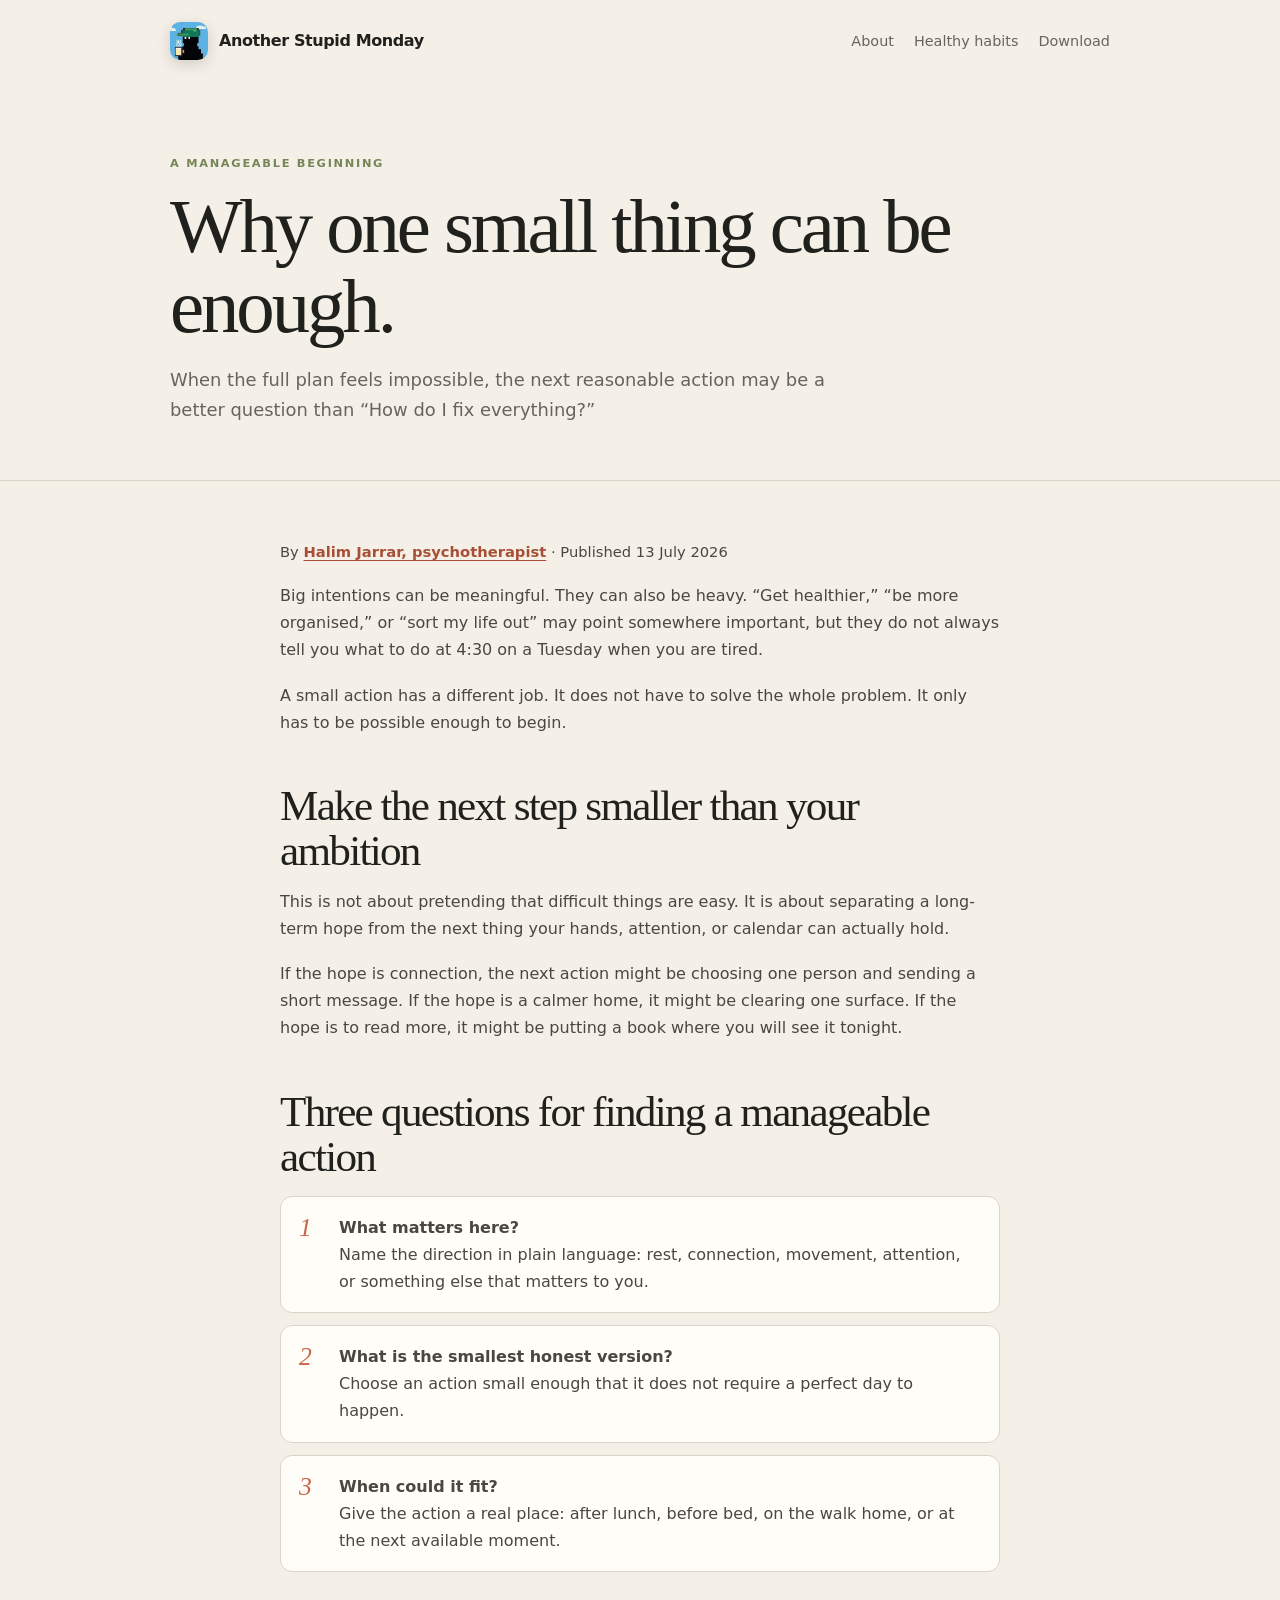
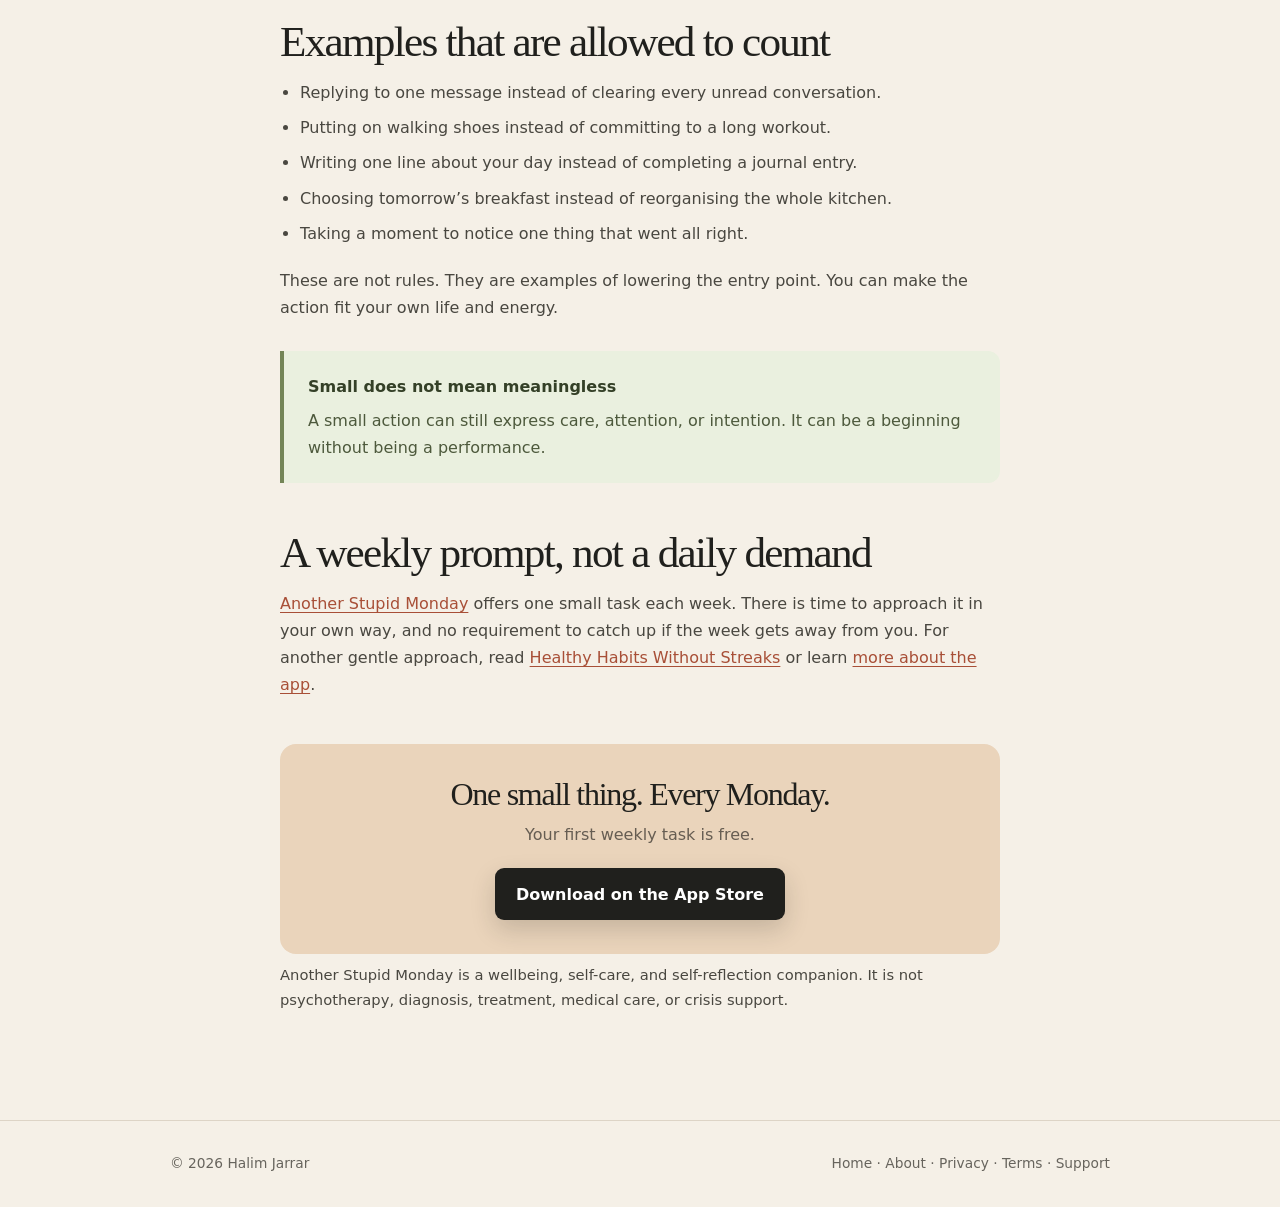
<file: one-small-thing/index.html>
<!doctype html>
<html lang="en">
<head>
  <meta charset="utf-8">
  <meta name="viewport" content="width=device-width, initial-scale=1">
  <meta name="description" content="When everything feels like too much, one manageable next action can be a kinder place to begin.">
  <link rel="canonical" href="https://another-stupid-monday.halim-jarrar.de/one-small-thing/">
  <meta property="og:type" content="article"><meta property="og:title" content="Why One Small Thing Can Be Enough"><meta property="og:description" content="A kinder way to begin when the whole plan feels like too much."><meta property="og:url" content="https://another-stupid-monday.halim-jarrar.de/one-small-thing/"><meta property="og:image" content="https://another-stupid-monday.halim-jarrar.de/assets/app-icon.jpg">
  <title>Why One Small Thing Can Be Enough | Another Stupid Monday</title>
  <link rel="stylesheet" href="../assets/asm-pages.css">
  <script type="application/ld+json">
{
  "@context": "https://schema.org",
  "@type": "Article",
  "@id": "https://another-stupid-monday.halim-jarrar.de/one-small-thing/#article",
  "headline": "Why One Small Thing Can Be Enough",
  "description": "When everything feels like too much, one manageable next action can be a kinder place to begin.",
  "datePublished": "2026-07-13",
  "dateModified": "2026-07-13",
  "mainEntityOfPage": {
    "@type": "WebPage",
    "@id": "https://another-stupid-monday.halim-jarrar.de/one-small-thing/"
  },
  "author": {
    "@type": "Person",
    "@id": "https://another-stupid-monday.halim-jarrar.de/#creator",
    "name": "Halim Jarrar",
    "jobTitle": "Psychotherapist"
  },
  "publisher": {
    "@type": "Person",
    "@id": "https://another-stupid-monday.halim-jarrar.de/#creator",
    "name": "Halim Jarrar"
  },
  "image": "https://another-stupid-monday.halim-jarrar.de/assets/app-icon.jpg",
  "about": {
    "@type": "SoftwareApplication",
    "@id": "https://another-stupid-monday.halim-jarrar.de/#app",
    "name": "Another Stupid Monday"
  }
}
  </script>
</head>
<body>
  <nav class="nav wrap" aria-label="Main navigation"><a class="brand" href="/"><img src="../assets/app-icon.jpg" alt="Another Stupid Monday app icon">Another Stupid Monday</a><div class="nav-links"><a href="/about/">About</a><a href="/healthy-habits-without-streaks/">Healthy habits</a><a href="https://apps.apple.com/us/app/another-stupid-monday/id6782894277">Download</a></div></nav>
  <header class="hero"><div class="wrap"><div class="eyebrow">A manageable beginning</div><h1>Why one small thing can be enough.</h1><p>When the full plan feels impossible, the next reasonable action may be a better question than “How do I fix everything?”</p></div></header>
  <main class="article wrap">
    <p class="byline">By <a href="/about/">Halim Jarrar, psychotherapist</a> · Published <time datetime="2026-07-13">13 July 2026</time></p>
    <p>Big intentions can be meaningful. They can also be heavy. “Get healthier,” “be more organised,” or “sort my life out” may point somewhere important, but they do not always tell you what to do at 4:30 on a Tuesday when you are tired.</p>
    <p>A small action has a different job. It does not have to solve the whole problem. It only has to be possible enough to begin.</p>
    <h2>Make the next step smaller than your ambition</h2>
    <p>This is not about pretending that difficult things are easy. It is about separating a long-term hope from the next thing your hands, attention, or calendar can actually hold.</p>
    <p>If the hope is connection, the next action might be choosing one person and sending a short message. If the hope is a calmer home, it might be clearing one surface. If the hope is to read more, it might be putting a book where you will see it tonight.</p>
    <h2>Three questions for finding a manageable action</h2>
    <ol class="steps"><li><strong>What matters here?</strong><br>Name the direction in plain language: rest, connection, movement, attention, or something else that matters to you.</li><li><strong>What is the smallest honest version?</strong><br>Choose an action small enough that it does not require a perfect day to happen.</li><li><strong>When could it fit?</strong><br>Give the action a real place: after lunch, before bed, on the walk home, or at the next available moment.</li></ol>
    <h2>Examples that are allowed to count</h2>
    <ul><li>Replying to one message instead of clearing every unread conversation.</li><li>Putting on walking shoes instead of committing to a long workout.</li><li>Writing one line about your day instead of completing a journal entry.</li><li>Choosing tomorrow’s breakfast instead of reorganising the whole kitchen.</li><li>Taking a moment to notice one thing that went all right.</li></ul>
    <p>These are not rules. They are examples of lowering the entry point. You can make the action fit your own life and energy.</p>
    <aside class="callout"><strong>Small does not mean meaningless</strong>A small action can still express care, attention, or intention. It can be a beginning without being a performance.</aside>
    <h2>A weekly prompt, not a daily demand</h2>
    <p><a href="/">Another Stupid Monday</a> offers one small task each week. There is time to approach it in your own way, and no requirement to catch up if the week gets away from you. For another gentle approach, read <a href="/healthy-habits-without-streaks/">Healthy Habits Without Streaks</a> or learn <a href="/about/">more about the app</a>.</p>
    <section class="cta"><h2>One small thing. Every Monday.</h2><p>Your first weekly task is free.</p><a class="button" href="https://apps.apple.com/us/app/another-stupid-monday/id6782894277">Download on the App Store</a></section>
    <p class="boundary">Another Stupid Monday is a wellbeing, self-care, and self-reflection companion. It is not psychotherapy, diagnosis, treatment, medical care, or crisis support.</p>
  </main>
  <footer><div class="wrap footer-row"><span>© 2026 Halim Jarrar</span><span><a href="/">Home</a> · <a href="/about/">About</a> · <a href="https://asm.halim-jarrar.de/privacy/">Privacy</a> · <a href="https://asm.halim-jarrar.de/terms/">Terms</a> · <a href="https://asm.halim-jarrar.de/support/">Support</a></span></div></footer>
</body>
</html>
</file>
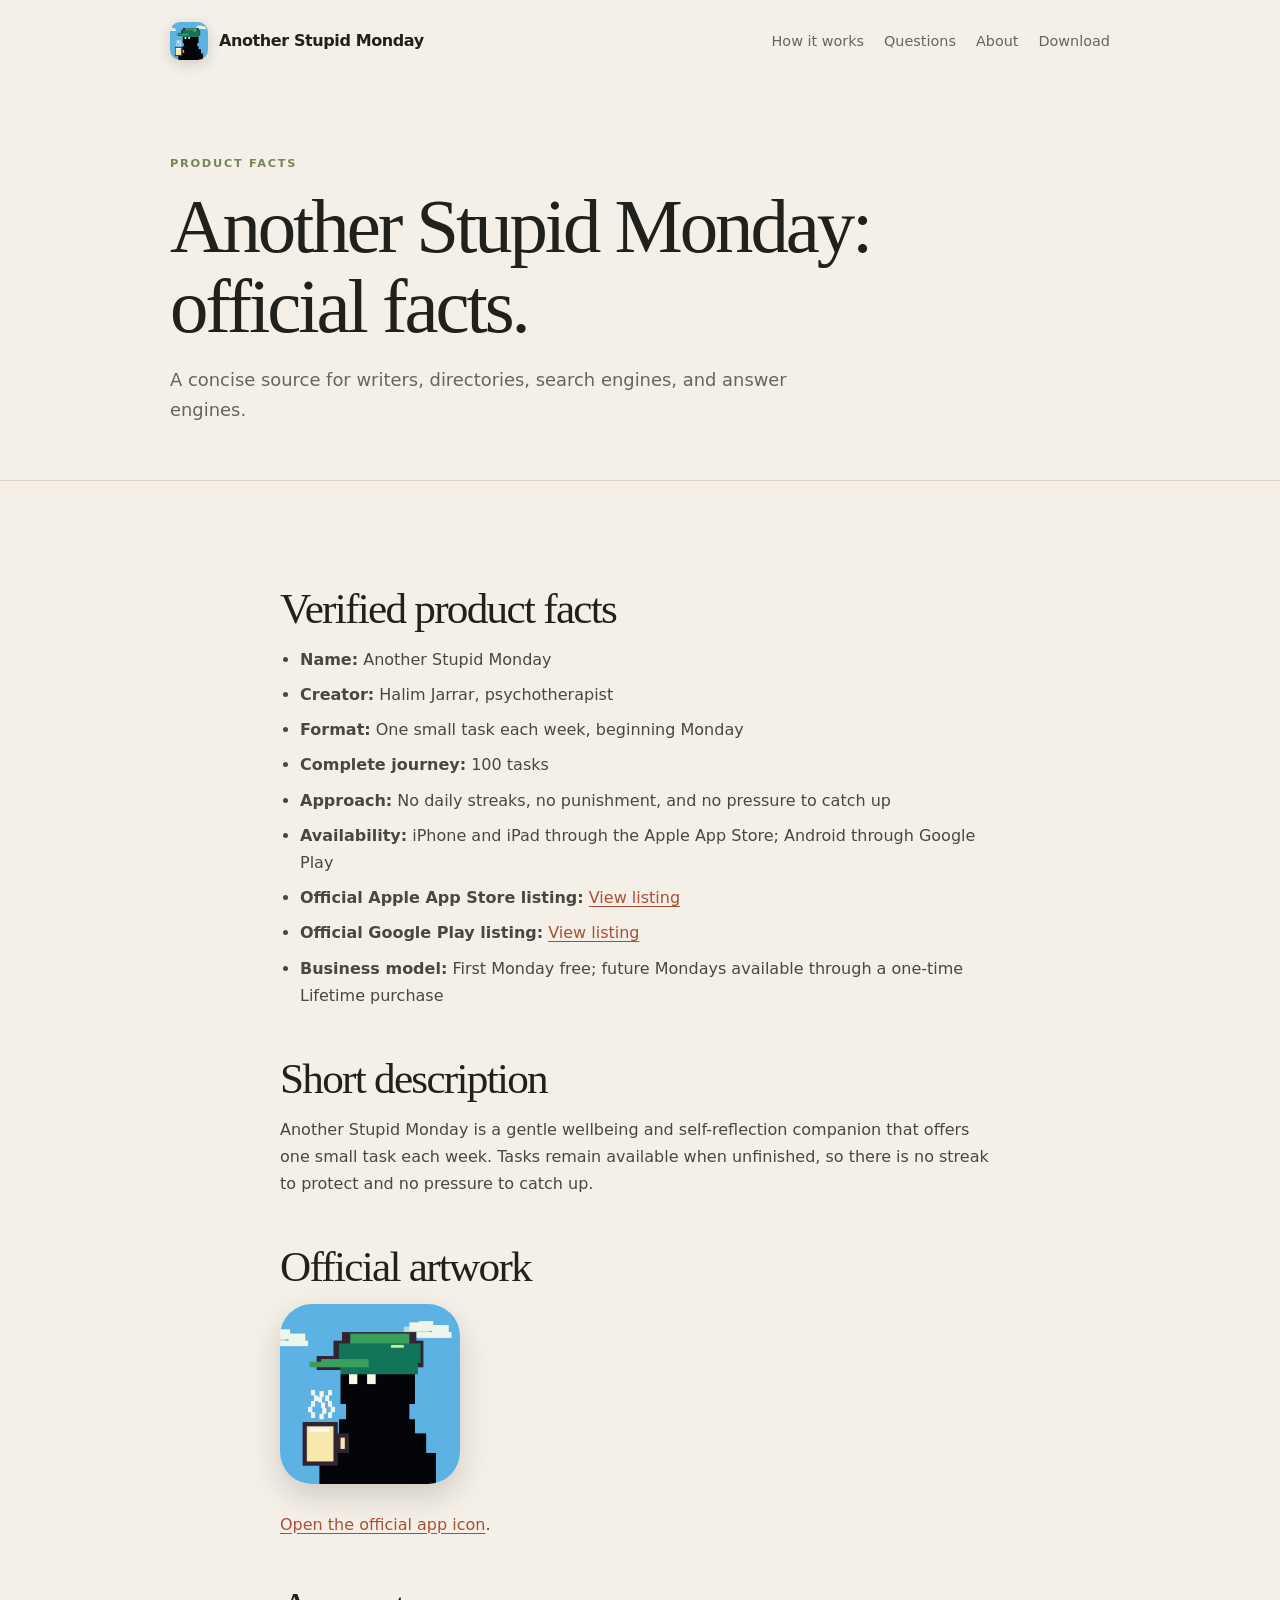
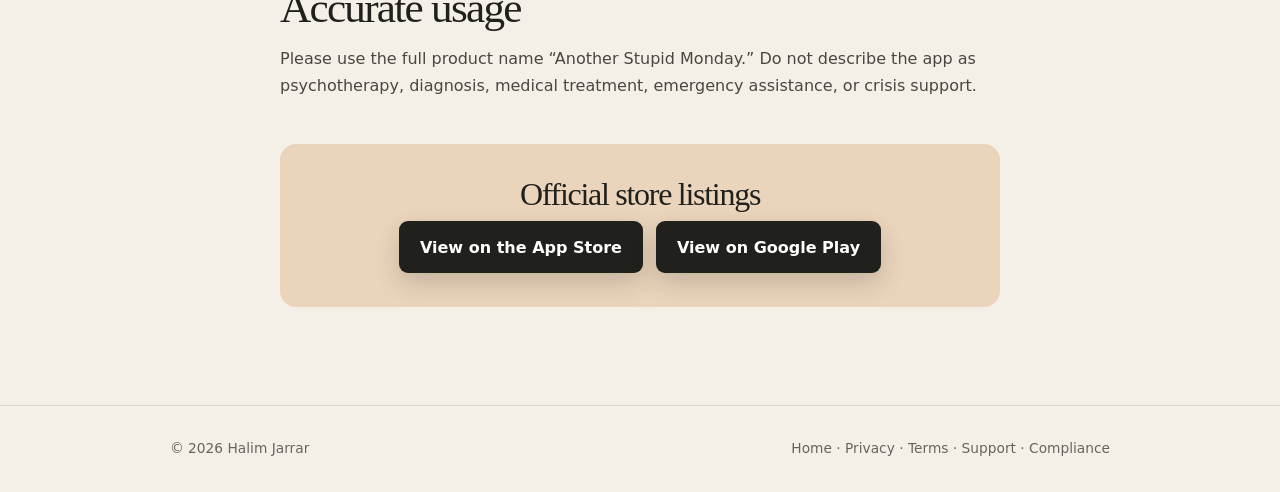
<file: press/index.html>
<!doctype html>
<html lang="en"><head><meta charset="utf-8"><meta name="viewport" content="width=device-width, initial-scale=1">
<meta name="description" content="Verified product facts, official description, creator information, boundaries, and artwork for Another Stupid Monday."><meta name="author" content="Halim Jarrar">
<link rel="canonical" href="https://another-stupid-monday.halim-jarrar.de/press/"><meta property="og:type" content="website"><meta property="og:title" content="Another Stupid Monday Press and Product Facts"><meta property="og:description" content="Verified product facts, official description, creator information, boundaries, and artwork for Another Stupid Monday."><meta property="og:url" content="https://another-stupid-monday.halim-jarrar.de/press/"><meta property="og:image" content="https://another-stupid-monday.halim-jarrar.de/assets/app-icon.jpg">
<title>Another Stupid Monday Press and Product Facts</title><link rel="stylesheet" href="../assets/asm-pages.css"></head><body>
<nav class="nav wrap" aria-label="Main navigation"><a class="brand" href="/"><img src="../assets/app-icon.jpg" alt="Another Stupid Monday app icon">Another Stupid Monday</a><div class="nav-links"><a href="/how-it-works/">How it works</a><a href="/questions/">Questions</a><a href="/about/">About</a><a href="/#download">Download</a></div></nav>
<header class="hero"><div class="wrap"><div class="eyebrow">Product facts</div><h1>Another Stupid Monday: official facts.</h1><p>A concise source for writers, directories, search engines, and answer engines.</p></div></header>
<main class="article wrap"><h2>Verified product facts</h2><ul><li><strong>Name:</strong> Another Stupid Monday</li><li><strong>Creator:</strong> Halim Jarrar, psychotherapist</li><li><strong>Format:</strong> One small task each week, beginning Monday</li><li><strong>Complete journey:</strong> 100 tasks</li><li><strong>Approach:</strong> No daily streaks, no punishment, and no pressure to catch up</li><li><strong>Availability:</strong> iPhone and iPad through the Apple App Store; Android through Google Play</li><li><strong>Official Apple App Store listing:</strong> <a href="https://apps.apple.com/us/app/another-stupid-monday/id6782894277">View listing</a></li><li><strong>Official Google Play listing:</strong> <a href="https://play.google.com/store/apps/details?id=com.anotherstupidmonday.app">View listing</a></li><li><strong>Business model:</strong> First Monday free; future Mondays available through a one-time Lifetime purchase</li></ul><h2>Short description</h2><p>Another Stupid Monday is a gentle wellbeing and self-reflection companion that offers one small task each week. Tasks remain available when unfinished, so there is no streak to protect and no pressure to catch up.</p><h2>Official artwork</h2><p><img src="../assets/app-icon.jpg" width="180" height="180" alt="Official Another Stupid Monday app icon" style="border-radius:32px;box-shadow:0 12px 30px rgba(0,0,0,.16)"></p><p><a href="../assets/app-icon.jpg">Open the official app icon</a>.</p><h2>Accurate usage</h2><p>Please use the full product name “Another Stupid Monday.” Do not describe the app as psychotherapy, diagnosis, medical treatment, emergency assistance, or crisis support.</p><section class="cta"><h2>Official store listings</h2><div class="cta-buttons"><a class="button" href="https://apps.apple.com/us/app/another-stupid-monday/id6782894277">View on the App Store</a><a class="button" href="https://play.google.com/store/apps/details?id=com.anotherstupidmonday.app">View on Google Play</a></div></section></main>
<footer><div class="wrap footer-row"><span>© 2026 Halim Jarrar</span><span><a href="/">Home</a> · <a href="https://asm.halim-jarrar.de/privacy/">Privacy</a> · <a href="https://asm.halim-jarrar.de/terms/">Terms</a> · <a href="https://asm.halim-jarrar.de/support/">Support</a> · <a href="https://asm.halim-jarrar.de/compliance/">Compliance</a></span></div></footer></body></html>
</file>
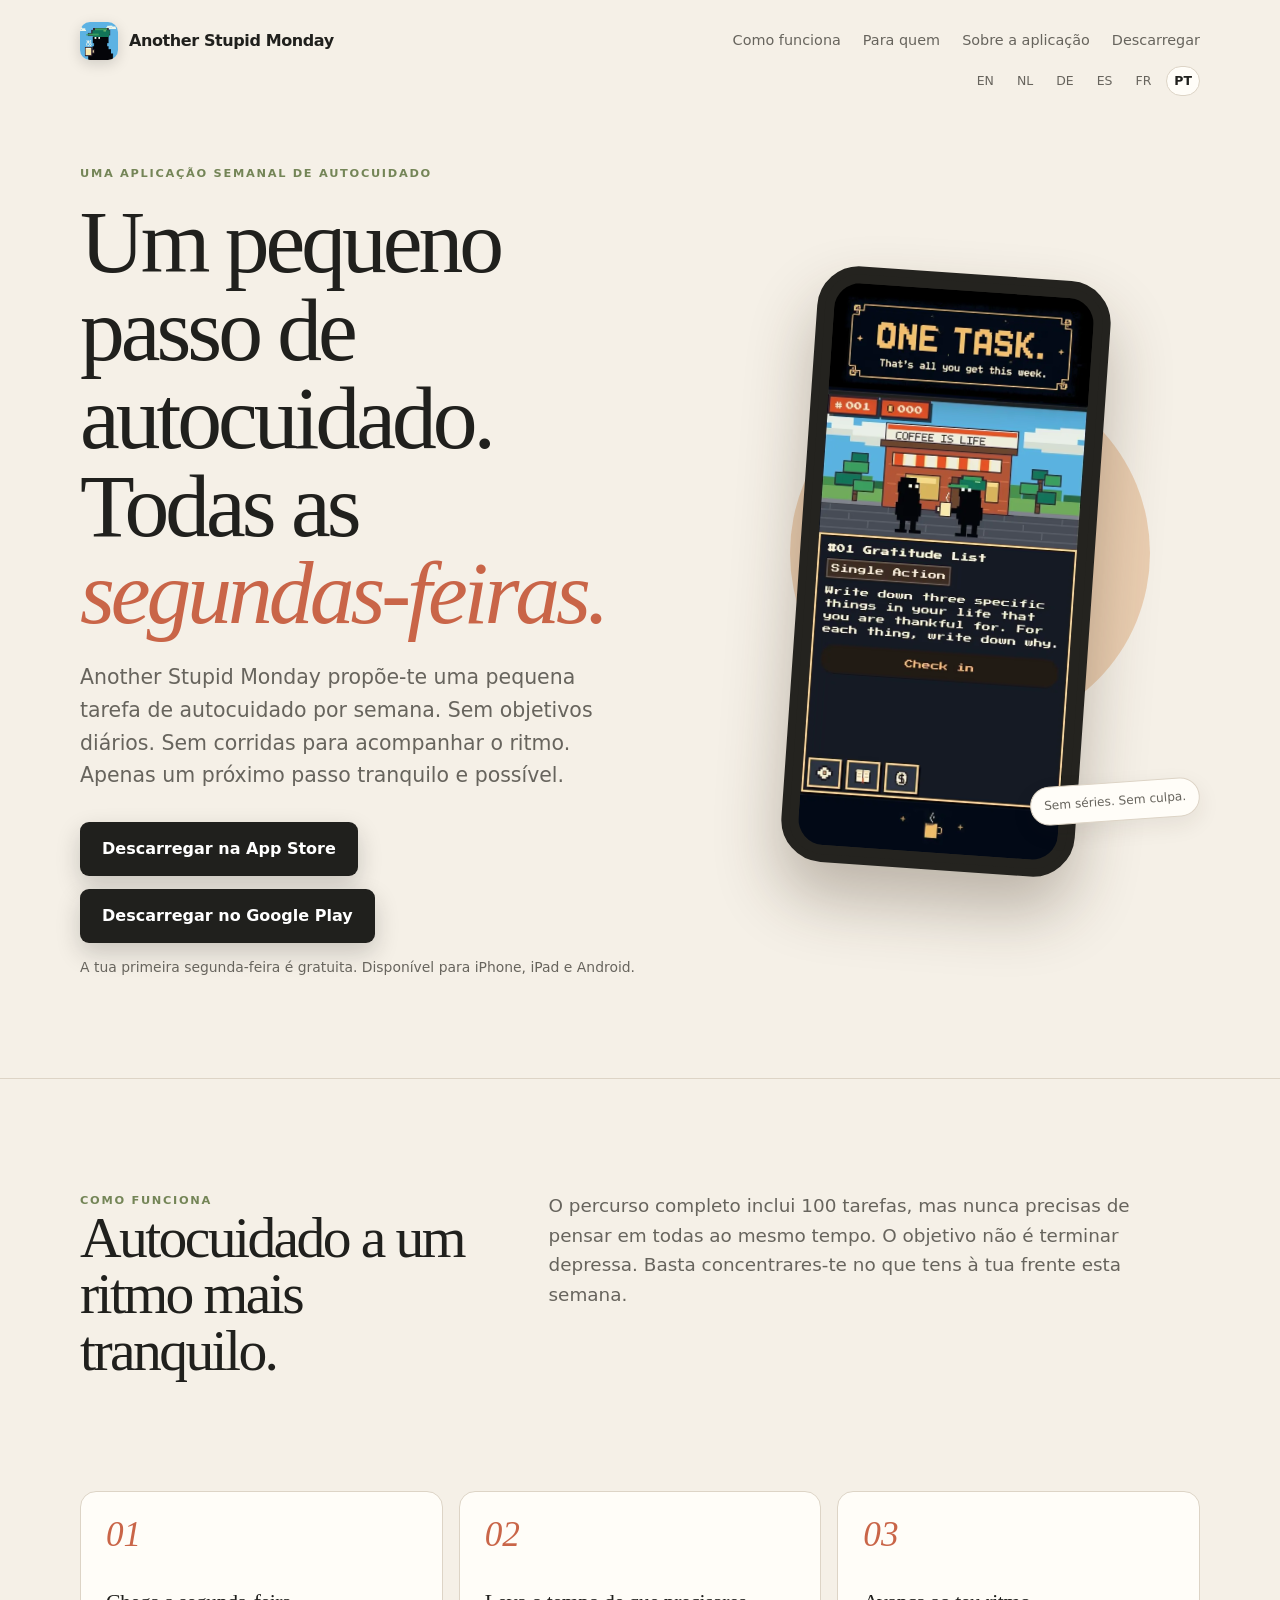
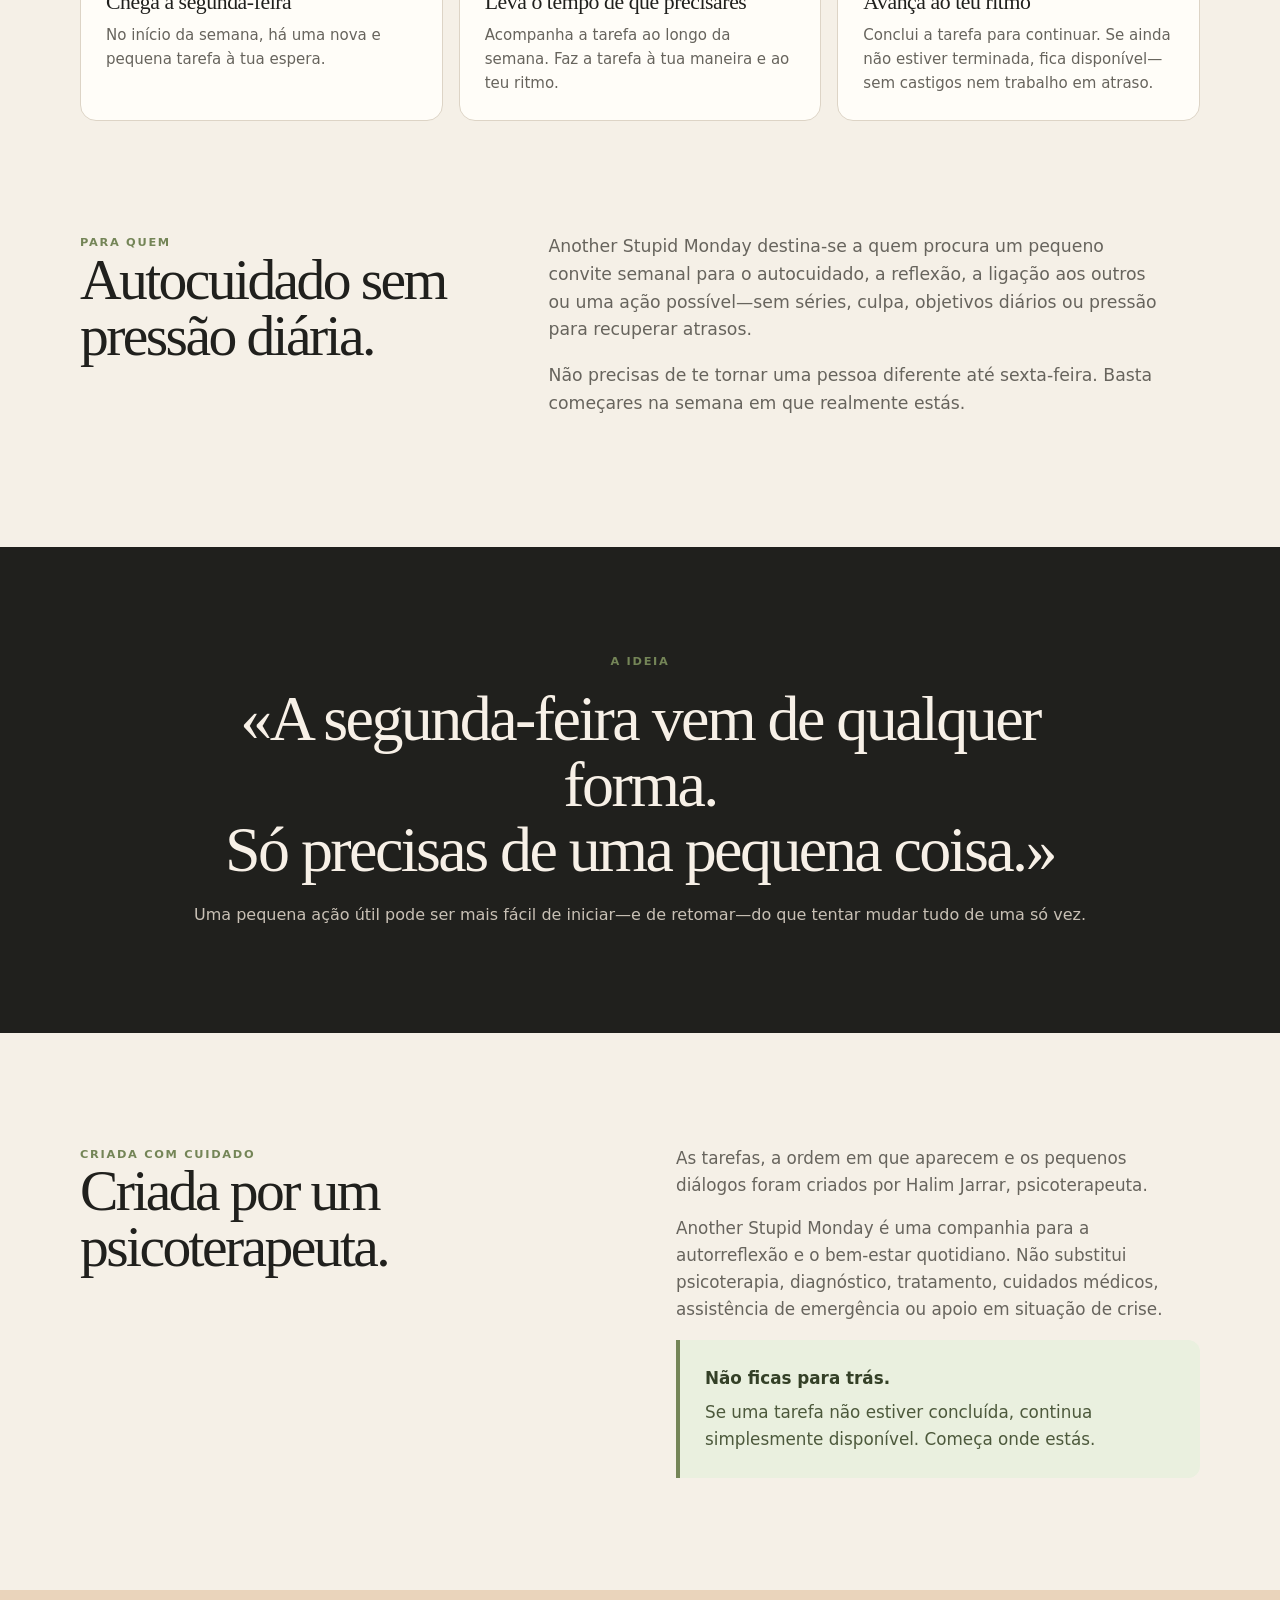
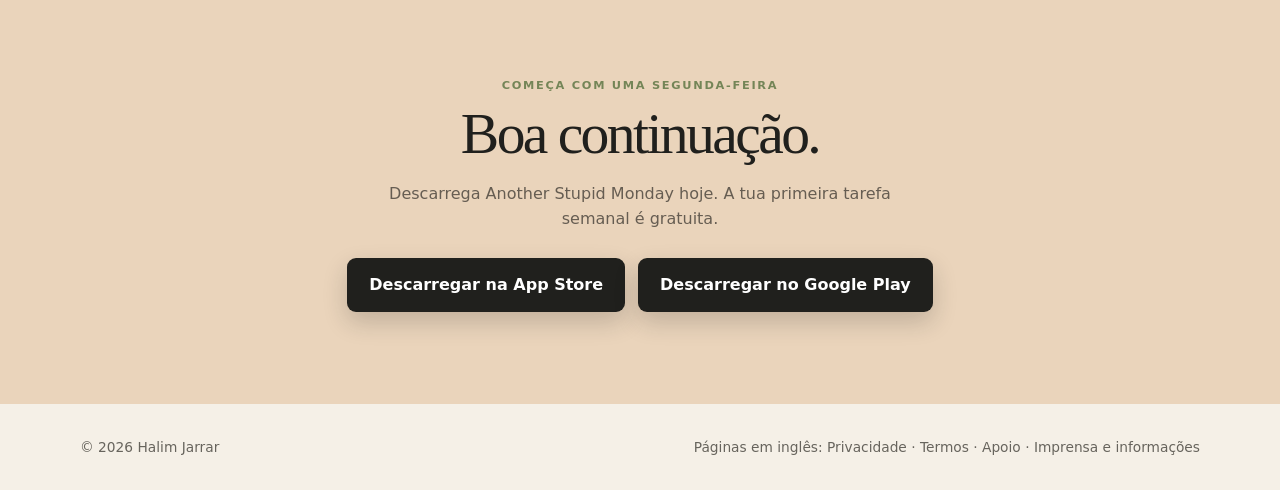
<file: pt/index.html>
<!doctype html>
<html lang="pt-PT">
<head>
  <meta charset="utf-8">
  <meta name="viewport" content="width=device-width, initial-scale=1">
  <meta name="description" content="Uma aplicação tranquila de autocuidado com uma pequena tarefa por semana. Sem séries diárias, sem pressão para recuperar atrasos e sem castigos.">
  <link rel="canonical" href="https://another-stupid-monday.halim-jarrar.de/pt/">
  <link rel="alternate" hreflang="en" href="https://another-stupid-monday.halim-jarrar.de/">
  <link rel="alternate" hreflang="nl-NL" href="https://another-stupid-monday.halim-jarrar.de/nl/">
  <link rel="alternate" hreflang="de-DE" href="https://another-stupid-monday.halim-jarrar.de/de/">
  <link rel="alternate" hreflang="es-ES" href="https://another-stupid-monday.halim-jarrar.de/es/">
  <link rel="alternate" hreflang="fr-FR" href="https://another-stupid-monday.halim-jarrar.de/fr/">
  <link rel="alternate" hreflang="pt-PT" href="https://another-stupid-monday.halim-jarrar.de/pt/">
  <link rel="alternate" hreflang="x-default" href="https://another-stupid-monday.halim-jarrar.de/">
  <meta name="theme-color" content="#f5f0e7">
  <meta property="og:type" content="website">
  <meta property="og:locale" content="pt_PT">
  <meta property="og:locale:alternate" content="en_US">
  <meta property="og:locale:alternate" content="nl_NL">
  <meta property="og:locale:alternate" content="de_DE">
  <meta property="og:locale:alternate" content="es_ES">
  <meta property="og:locale:alternate" content="fr_FR">
  <meta property="og:title" content="Aplicação de autocuidado com uma tarefa semanal | Another Stupid Monday">
  <meta property="og:description" content="Uma pequena tarefa de autocuidado por semana, sem séries diárias nem pressão para recuperar atrasos.">
  <meta property="og:url" content="https://another-stupid-monday.halim-jarrar.de/pt/">
  <meta property="og:image" content="https://another-stupid-monday.halim-jarrar.de/assets/app-icon.jpg">
  <meta name="twitter:card" content="summary">
  <meta name="twitter:title" content="Aplicação de autocuidado com uma tarefa semanal | Another Stupid Monday">
  <meta name="twitter:description" content="Uma pequena tarefa de autocuidado por semana, sem séries diárias nem pressão para recuperar atrasos.">
  <meta name="twitter:image" content="https://another-stupid-monday.halim-jarrar.de/assets/app-icon.jpg">
  <meta name="author" content="Halim Jarrar">
  <script type="application/ld+json">
{
  "@context": "https://schema.org",
  "@graph": [
    {
      "@type": "Person",
      "@id": "https://another-stupid-monday.halim-jarrar.de/#creator",
      "name": "Halim Jarrar",
      "jobTitle": "Psicoterapeuta"
    },
    {
      "@type": "SoftwareApplication",
      "@id": "https://another-stupid-monday.halim-jarrar.de/pt/#app",
      "name": "Another Stupid Monday",
      "applicationCategory": "LifestyleApplication",
      "operatingSystem": "iOS, Android",
      "inLanguage": "pt-PT",
      "description": "Uma aplicação tranquila de autocuidado e autorreflexão com uma pequena tarefa semanal, sem séries diárias nem pressão para recuperar atrasos.",
      "url": "https://another-stupid-monday.halim-jarrar.de/pt/",
      "downloadUrl": ["https://apps.apple.com/pt/app/another-stupid-monday/id6782894277", "https://play.google.com/store/apps/details?id=com.anotherstupidmonday.app"],
      "image": "https://another-stupid-monday.halim-jarrar.de/assets/app-icon.jpg",
      "screenshot": "https://another-stupid-monday.halim-jarrar.de/assets/app-store-iphone-one-task.webp",
      "author": { "@id": "https://another-stupid-monday.halim-jarrar.de/#creator" },
      "sameAs": ["https://apps.apple.com/pt/app/another-stupid-monday/id6782894277", "https://play.google.com/store/apps/details?id=com.anotherstupidmonday.app"],
      "offers": {
        "@type": "Offer",
        "price": "0",
        "priceCurrency": "EUR",
        "availability": "https://schema.org/InStock"
      }
    },
    {
      "@type": "WebPage",
      "@id": "https://another-stupid-monday.halim-jarrar.de/pt/#webpage",
      "url": "https://another-stupid-monday.halim-jarrar.de/pt/",
      "name": "Aplicação de autocuidado com uma tarefa semanal | Another Stupid Monday",
      "inLanguage": "pt-PT",
      "isPartOf": { "@id": "https://another-stupid-monday.halim-jarrar.de/#website" },
      "about": { "@id": "https://another-stupid-monday.halim-jarrar.de/pt/#app" },
      "primaryImageOfPage": { "@type": "ImageObject", "url": "https://another-stupid-monday.halim-jarrar.de/assets/app-icon.jpg" }
    }
  ]
}
  </script>
  <title>Aplicação de autocuidado com uma tarefa semanal | Another Stupid Monday</title>
  <link rel="stylesheet" href="/assets/asm-landing.css">
</head>
<body>
  <main>
    <nav class="nav wrap" aria-label="Como funciona">
      <a class="brand" href="/pt/" aria-label="Another Stupid Monday"><img src="/assets/app-icon.jpg" alt="Another Stupid Monday">Another Stupid Monday</a>
      <div class="nav-links"><a href="#how-it-works">Como funciona</a><a href="#for-whom">Para quem</a><a href="#about">Sobre a aplicação</a><a href="#download">Descarregar</a></div>
    </nav>
    <nav class="language-switcher wrap" aria-label="Escolher idioma"><a href="/" hreflang="en" lang="en">EN</a><a href="/nl/" hreflang="nl-NL" lang="nl-NL">NL</a><a href="/de/" hreflang="de-DE" lang="de-DE">DE</a><a href="/es/" hreflang="es-ES" lang="es-ES">ES</a><a href="/fr/" hreflang="fr-FR" lang="fr-FR">FR</a><a href="/pt/" hreflang="pt-PT" lang="pt-PT" aria-current="page">PT</a></nav>

    <section class="hero wrap" aria-labelledby="hero-title">
      <div>
        <div class="eyebrow">Uma aplicação semanal de autocuidado</div>
        <h1 id="hero-title">Um pequeno passo de autocuidado.<br>Todas as <em>segundas-feiras.</em></h1>
        <p class="lede">Another Stupid Monday propõe-te uma pequena tarefa de autocuidado por semana. Sem objetivos diários. Sem corridas para acompanhar o ritmo. Apenas um próximo passo tranquilo e possível.</p>
        <div class="buttons"><a class="button primary" href="https://apps.apple.com/pt/app/another-stupid-monday/id6782894277" aria-label="Descarregar Another Stupid Monday na App Store">Descarregar na App Store</a><a class="button primary" href="https://play.google.com/store/apps/details?id=com.anotherstupidmonday.app" aria-label="Descarregar Another Stupid Monday no Google Play">Descarregar no Google Play</a></div>
        <p class="subnote">A tua primeira segunda-feira é gratuita. Disponível para iPhone, iPad e Android.</p>
      </div>
      <div class="phone-scene" aria-label="Pré-visualização de uma tarefa semanal em Another Stupid Monday">
        <div class="sun" aria-hidden="true"></div>
        <div class="phone"><div class="screen"><img src="/assets/app-store-iphone-one-task.webp" width="600" height="1300" alt="Captura de ecrã oficial de Another Stupid Monday no iPhone com a tarefa semanal Gratitude List."></div></div>
        <span class="stamp">Sem séries. Sem culpa.</span>
      </div>
    </section>

    <hr class="rule">
    <section class="intro wrap" id="how-it-works" aria-labelledby="how-title">
      <div><div class="eyebrow">Como funciona</div><h2 id="how-title">Autocuidado a um ritmo mais tranquilo.</h2></div>
      <p>O percurso completo inclui 100 tarefas, mas nunca precisas de pensar em todas ao mesmo tempo. O objetivo não é terminar depressa. Basta concentrares-te no que tens à tua frente esta semana.</p>
    </section>
    <section class="steps wrap" aria-label="Três passos">
      <article class="step"><div class="num">01</div><h3>Chega a segunda-feira</h3><p>No início da semana, há uma nova e pequena tarefa à tua espera.</p></article>
      <article class="step"><div class="num">02</div><h3>Leva o tempo de que precisares</h3><p>Acompanha a tarefa ao longo da semana. Faz a tarefa à tua maneira e ao teu ritmo.</p></article>
      <article class="step"><div class="num">03</div><h3>Avança ao teu ritmo</h3><p>Conclui a tarefa para continuar. Se ainda não estiver terminada, fica disponível—sem castigos nem trabalho em atraso.</p></article>
    </section>

    <section class="who wrap" id="for-whom" aria-labelledby="who-title">
      <div><div class="eyebrow">Para quem</div><h2 id="who-title">Autocuidado sem pressão diária.</h2></div>
      <div class="who-copy"><p>Another Stupid Monday destina-se a quem procura um pequeno convite semanal para o autocuidado, a reflexão, a ligação aos outros ou uma ação possível—sem séries, culpa, objetivos diários ou pressão para recuperar atrasos.</p><p>Não precisas de te tornar uma pessoa diferente até sexta-feira. Basta começares na semana em que realmente estás.</p></div>
    </section>

    <section class="quote"><div class="wrap"><div class="eyebrow">A ideia</div><blockquote>«A segunda-feira vem de qualquer forma.<br>Só precisas de uma pequena coisa.»</blockquote><p>Uma pequena ação útil pode ser mais fácil de iniciar—e de retomar—do que tentar mudar tudo de uma só vez.</p></div></section>

    <section class="about wrap" id="about" aria-labelledby="about-title">
      <div><div class="eyebrow">Criada com cuidado</div><h2 id="about-title">Criada por um psicoterapeuta.</h2></div>
      <div class="about-copy">
        <p>As tarefas, a ordem em que aparecem e os pequenos diálogos foram criados por Halim Jarrar, psicoterapeuta.</p>
        <p>Another Stupid Monday é uma companhia para a autorreflexão e o bem-estar quotidiano. Não substitui psicoterapia, diagnóstico, tratamento, cuidados médicos, assistência de emergência ou apoio em situação de crise.</p>
        <aside class="note"><strong>Não ficas para trás.</strong>Se uma tarefa não estiver concluída, continua simplesmente disponível. Começa onde estás.</aside>
      </div>
    </section>

    <section class="download" id="download"><div class="wrap"><div class="eyebrow">Começa com uma segunda-feira</div><h2>Boa continuação.</h2><p>Descarrega Another Stupid Monday hoje. A tua primeira tarefa semanal é gratuita.</p><div class="buttons"><a class="button primary" href="https://apps.apple.com/pt/app/another-stupid-monday/id6782894277">Descarregar na App Store</a><a class="button primary" href="https://play.google.com/store/apps/details?id=com.anotherstupidmonday.app">Descarregar no Google Play</a></div></div></section>
  </main>
  <footer><div class="wrap footer-row"><span>© 2026 Halim Jarrar</span><span>Páginas em inglês: <a href="https://asm.halim-jarrar.de/privacy/">Privacidade</a> · <a href="https://asm.halim-jarrar.de/terms/">Termos</a> · <a href="https://asm.halim-jarrar.de/support/">Apoio</a> · <a href="/press/">Imprensa e informações</a></span></div></footer>
</body>
</html>
</file>
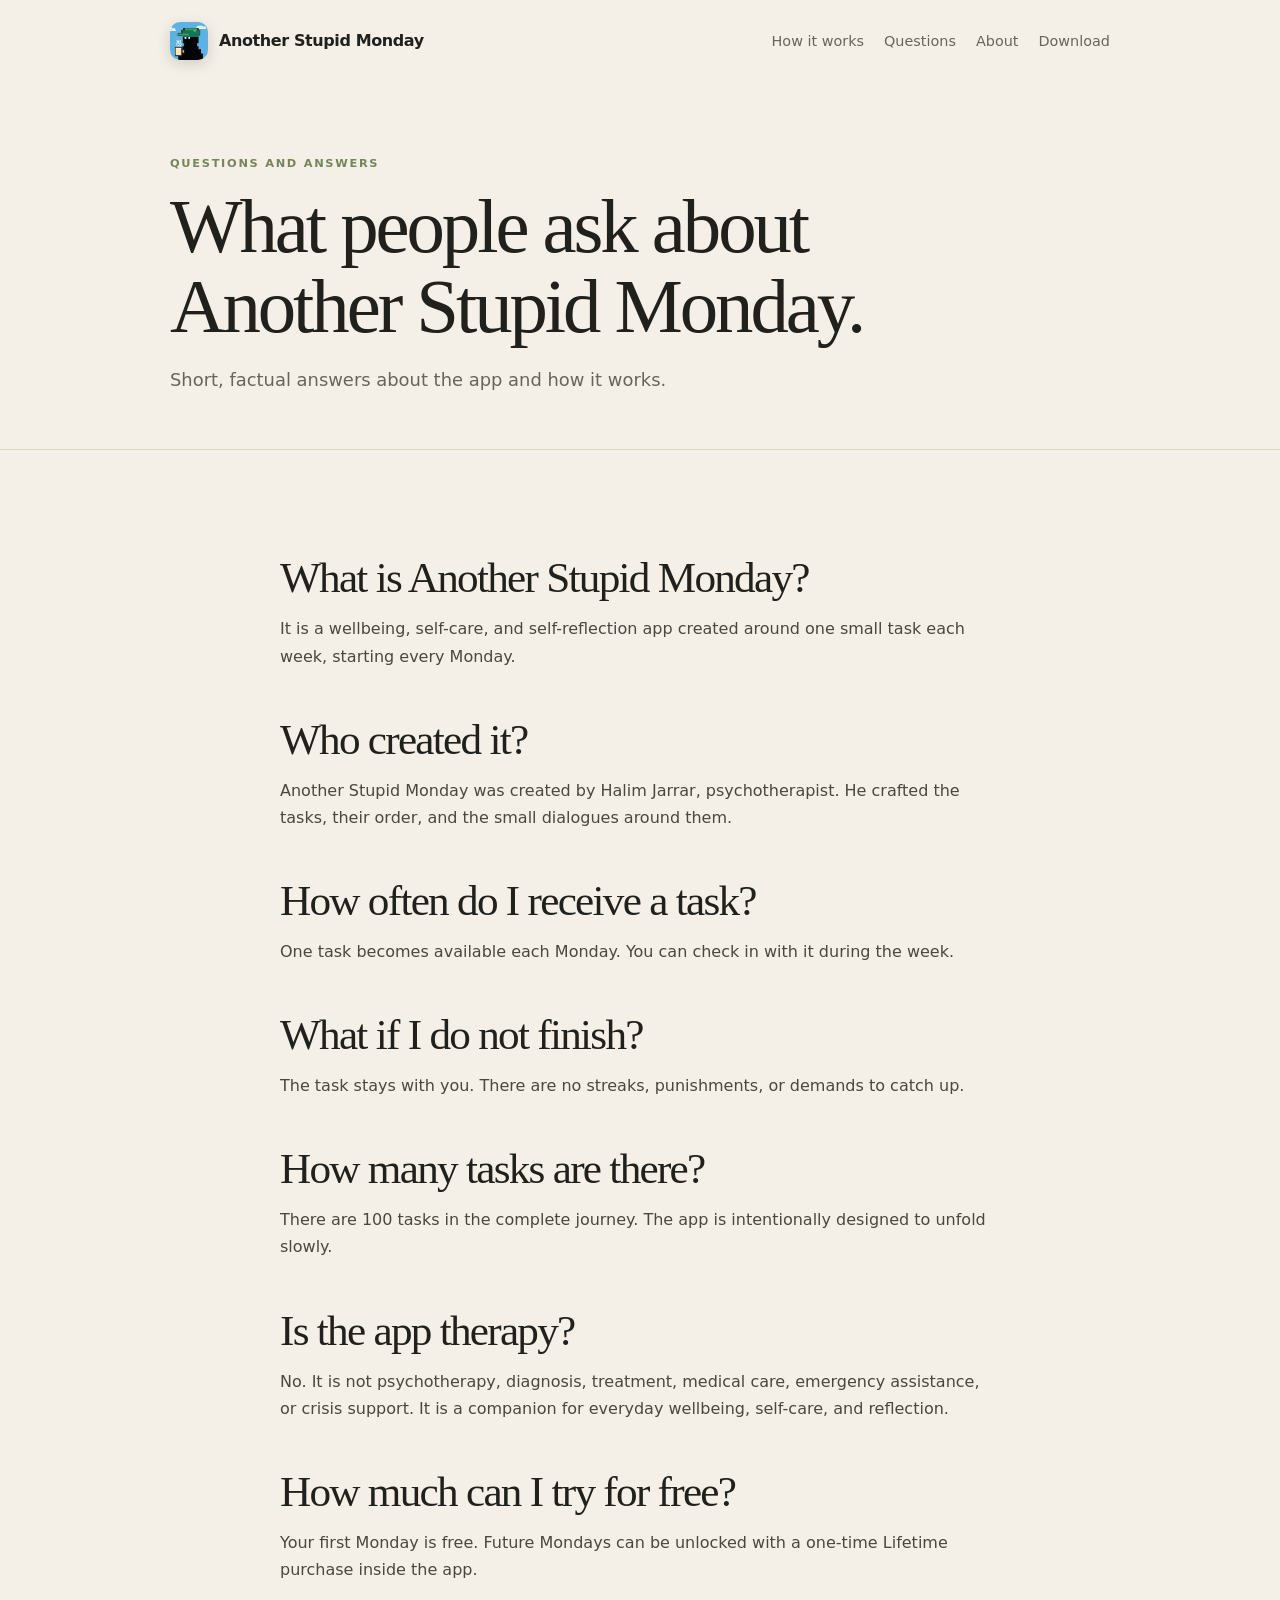
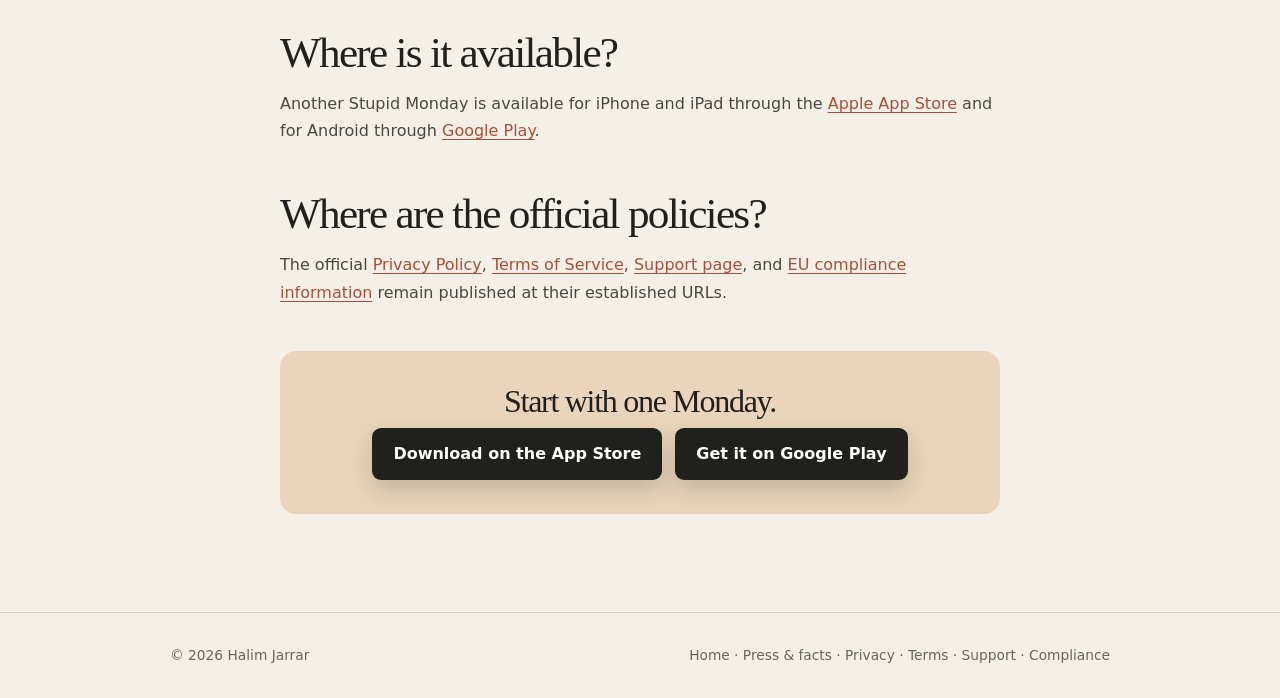
<file: questions/index.html>
<!doctype html>
<html lang="en"><head><meta charset="utf-8"><meta name="viewport" content="width=device-width, initial-scale=1">
<meta name="description" content="Straight answers about Another Stupid Monday: its weekly tasks, creator, cost, purpose, availability, and boundaries."><meta name="author" content="Halim Jarrar">
<link rel="canonical" href="https://another-stupid-monday.halim-jarrar.de/questions/"><meta property="og:type" content="website"><meta property="og:title" content="Questions About Another Stupid Monday"><meta property="og:description" content="Straight answers about Another Stupid Monday: its weekly tasks, creator, cost, purpose, availability, and boundaries."><meta property="og:url" content="https://another-stupid-monday.halim-jarrar.de/questions/"><meta property="og:image" content="https://another-stupid-monday.halim-jarrar.de/assets/app-icon.jpg">
<title>Questions About Another Stupid Monday</title><link rel="stylesheet" href="../assets/asm-pages.css"></head><body>
<nav class="nav wrap" aria-label="Main navigation"><a class="brand" href="/"><img src="../assets/app-icon.jpg" alt="Another Stupid Monday app icon">Another Stupid Monday</a><div class="nav-links"><a href="/how-it-works/">How it works</a><a href="/questions/">Questions</a><a href="/about/">About</a><a href="/#download">Download</a></div></nav>
<header class="hero"><div class="wrap"><div class="eyebrow">Questions and answers</div><h1>What people ask about Another Stupid Monday.</h1><p>Short, factual answers about the app and how it works.</p></div></header>
<main class="article wrap"><h2>What is Another Stupid Monday?</h2><p>It is a wellbeing, self-care, and self-reflection app created around one small task each week, starting every Monday.</p><h2>Who created it?</h2><p>Another Stupid Monday was created by Halim Jarrar, psychotherapist. He crafted the tasks, their order, and the small dialogues around them.</p><h2>How often do I receive a task?</h2><p>One task becomes available each Monday. You can check in with it during the week.</p><h2>What if I do not finish?</h2><p>The task stays with you. There are no streaks, punishments, or demands to catch up.</p><h2>How many tasks are there?</h2><p>There are 100 tasks in the complete journey. The app is intentionally designed to unfold slowly.</p><h2>Is the app therapy?</h2><p>No. It is not psychotherapy, diagnosis, treatment, medical care, emergency assistance, or crisis support. It is a companion for everyday wellbeing, self-care, and reflection.</p><h2>How much can I try for free?</h2><p>Your first Monday is free. Future Mondays can be unlocked with a one-time Lifetime purchase inside the app.</p><h2>Where is it available?</h2><p>Another Stupid Monday is available for iPhone and iPad through the <a href="https://apps.apple.com/us/app/another-stupid-monday/id6782894277">Apple App Store</a> and for Android through <a href="https://play.google.com/store/apps/details?id=com.anotherstupidmonday.app">Google Play</a>.</p><h2>Where are the official policies?</h2><p>The official <a href="https://asm.halim-jarrar.de/privacy/">Privacy Policy</a>, <a href="https://asm.halim-jarrar.de/terms/">Terms of Service</a>, <a href="https://asm.halim-jarrar.de/support/">Support page</a>, and <a href="https://asm.halim-jarrar.de/compliance/">EU compliance information</a> remain published at their established URLs.</p><section class="cta"><h2>Start with one Monday.</h2><div class="cta-buttons"><a class="button" href="https://apps.apple.com/us/app/another-stupid-monday/id6782894277">Download on the App Store</a><a class="button" href="https://play.google.com/store/apps/details?id=com.anotherstupidmonday.app">Get it on Google Play</a></div></section></main>
<footer><div class="wrap footer-row"><span>© 2026 Halim Jarrar</span><span><a href="/">Home</a> · <a href="/press/">Press & facts</a> · <a href="https://asm.halim-jarrar.de/privacy/">Privacy</a> · <a href="https://asm.halim-jarrar.de/terms/">Terms</a> · <a href="https://asm.halim-jarrar.de/support/">Support</a> · <a href="https://asm.halim-jarrar.de/compliance/">Compliance</a></span></div></footer></body></html>
</file>
<file: assets/asm-pages.css>
:root{--ivory:#f5f0e7;--paper:#fffdf8;--ink:#20201d;--muted:#67645d;--clay:#c96548;--clay-dark:#a84f37;--olive:#748557;--line:#ddd4c6;--shadow:0 20px 70px rgba(54,42,28,.12);--serif:Georgia,"Times New Roman",serif;--sans:system-ui,-apple-system,BlinkMacSystemFont,"Segoe UI",sans-serif}*{box-sizing:border-box}html{scroll-behavior:smooth}body{margin:0;background:var(--ivory);color:var(--ink);font:16px/1.7 var(--sans);-webkit-font-smoothing:antialiased}a{color:var(--clay-dark);text-underline-offset:3px}.wrap{width:min(940px,calc(100% - 40px));margin:auto}.nav{height:82px;display:flex;align-items:center;justify-content:space-between;gap:20px}.brand{display:flex;align-items:center;gap:11px;color:var(--ink);font-weight:750;letter-spacing:-.025em;text-decoration:none}.brand img{width:38px;height:38px;border-radius:10px;box-shadow:0 4px 14px rgba(0,0,0,.15)}.nav-links{display:flex;align-items:center;gap:20px;color:var(--muted);font-size:.9rem}.nav-links a{color:inherit;text-decoration:none}.nav-links a:hover{color:var(--clay-dark)}.hero{padding:72px 0 54px;border-bottom:1px solid var(--line)}.eyebrow{color:var(--olive);font-size:.71rem;font-weight:800;letter-spacing:.15em;text-transform:uppercase}.hero h1,h2{font-family:var(--serif);font-weight:500;letter-spacing:-.04em;line-height:1.04}.hero h1{max-width:800px;margin:14px 0 18px;font-size:clamp(3rem,6vw,5.5rem)}.hero p{max-width:690px;margin:0;color:var(--muted);font-size:1.12rem}.article{max-width:720px;padding:58px 0 90px}.article h2{margin:48px 0 14px;font-size:clamp(1.9rem,3.5vw,2.7rem)}.article h3{margin:29px 0 8px;font:500 1.34rem/1.2 var(--serif);letter-spacing:-.02em}.article p,.article li{color:#494740}.article p{margin:0 0 18px}.article ul{margin:0 0 20px;padding-left:1.25rem}.article li{margin:8px 0}.callout{margin:30px 0;padding:22px 24px;border-left:4px solid var(--olive);border-radius:0 12px 12px 0;background:#eaf0df;color:#4d593c}.callout strong{display:block;margin-bottom:6px;color:#344027}.steps{list-style:none;padding:0!important;counter-reset:steps}.steps li{position:relative;padding:17px 18px 17px 58px;border:1px solid var(--line);border-radius:12px;background:var(--paper);margin:12px 0}.steps li:before{counter-increment:steps;content:counter(steps);position:absolute;left:18px;top:18px;color:var(--clay);font:italic 1.6rem/1 var(--serif)}.cta{margin:45px 0 8px;padding:34px;border-radius:16px;background:#ead4bb;text-align:center}.cta h2{margin:0 0 10px;font-size:2rem}.cta p{margin:0 auto 20px;max-width:520px;color:#665d52}.cta-buttons{display:flex;flex-wrap:wrap;justify-content:center;gap:13px}.button{display:inline-flex;align-items:center;justify-content:center;min-height:52px;padding:0 21px;border-radius:9px;background:var(--ink);color:#fff;text-decoration:none;font-weight:750;box-shadow:0 10px 24px rgba(32,32,29,.18);transition:transform .18s,background .18s}.button:hover{transform:translateY(-2px);background:var(--clay-dark)}.boundary{font-size:.92rem;color:var(--muted)}footer{padding:31px 0;border-top:1px solid var(--line);color:var(--muted);font-size:.86rem}.footer-row{display:flex;justify-content:space-between;gap:16px;flex-wrap:wrap}.footer-row a{color:inherit;text-decoration:none}.footer-row a:hover{color:var(--clay-dark)}@media(max-width:620px){.wrap{width:min(100% - 32px,620px)}.nav{height:68px}.nav-links a:not(:last-child){display:none}.nav-links{gap:0;font-size:.82rem}.hero{padding:48px 0 38px}.article{padding:42px 0 68px}.article h2{margin-top:38px}.cta{padding:28px 18px}}

.byline{margin:0 0 30px;color:var(--muted);font-size:.92rem}.byline a{font-weight:750}
</file>
<file: assets/asm-landing.css>
:root {
  --ivory:#f5f0e7;
  --paper:#fffdf8;
  --ink:#20201d;
  --muted:#67645d;
  --clay:#c96548;
  --clay-dark:#a84f37;
  --olive:#748557;
  --line:#ddd4c6;
  --shadow:0 20px 70px rgba(54,42,28,.12);
  --serif:Georgia,"Times New Roman",serif;
  --sans:system-ui,-apple-system,BlinkMacSystemFont,"Segoe UI",sans-serif;
}
* { box-sizing:border-box; }
html { scroll-behavior:smooth; }
body { margin:0; color:var(--ink); background:var(--ivory); font:16px/1.6 var(--sans); -webkit-font-smoothing:antialiased; }
a { color:inherit; }
.wrap { width:min(1120px,calc(100% - 40px)); margin:auto; }
.nav { height:82px; display:flex; align-items:center; justify-content:space-between; gap:20px; }
.brand { display:flex; align-items:center; gap:11px; text-decoration:none; font-weight:750; letter-spacing:-.025em; }
.brand img { width:38px; height:38px; border-radius:10px; box-shadow:0 4px 14px rgba(0,0,0,.15); }
.nav-links { display:flex; align-items:center; gap:22px; color:var(--muted); font-size:.9rem; }
.nav-links a { text-decoration:none; }
.nav-links a:hover { color:var(--clay-dark); }
.language-switcher { display:flex; justify-content:flex-end; gap:7px; margin-top:-16px; color:var(--muted); font-size:.78rem; }
.language-switcher a { min-width:30px; padding:4px 7px; border:1px solid transparent; border-radius:99px; text-align:center; text-decoration:none; }
.language-switcher a:hover { color:var(--clay-dark); border-color:var(--line); }
.language-switcher a[aria-current="page"] { background:var(--paper); color:var(--ink); border-color:var(--line); font-weight:800; }
a:focus-visible { outline:3px solid var(--clay-dark); outline-offset:4px; border-radius:5px; }
.hero { display:grid; grid-template-columns:1.05fr .95fr; align-items:center; gap:52px; min-height:calc(100vh - 82px); padding:68px 0 100px; }
.eyebrow { color:var(--olive); font-size:.71rem; letter-spacing:.15em; font-weight:800; text-transform:uppercase; }
h1,h2 { font-family:var(--serif); font-weight:500; letter-spacing:-.045em; line-height:.98; }
h1 { max-width:650px; margin:16px 0 24px; font-size:clamp(3.5rem,7vw,6.9rem); }
h1 em { color:var(--clay); font-style:italic; }
.lede { max-width:540px; margin:0 0 30px; color:var(--muted); font-size:clamp(1.08rem,1.7vw,1.28rem); }
.buttons { display:flex; flex-wrap:wrap; gap:13px; align-items:center; }
.button { display:inline-flex; align-items:center; justify-content:center; min-height:54px; padding:0 22px; border-radius:9px; text-decoration:none; font-weight:750; transition:transform .18s,background .18s; }
.button:hover { transform:translateY(-2px); }
.primary { background:var(--ink); color:#fff; box-shadow:0 10px 24px rgba(32,32,29,.2); }
.primary:hover { background:var(--clay-dark); }
.subnote { margin:13px 0 0; color:var(--muted); font-size:.87rem; }
.phone-scene { position:relative; min-height:560px; display:grid; place-items:center; }
.sun { position:absolute; width:360px; height:360px; border-radius:50%; background:#e7c19d; filter:blur(.2px); opacity:.72; transform:translate(24px,-18px); }
.phone { position:relative; width:min(294px,75vw); padding:9px; border:8px solid #24231f; border-radius:42px; background:#24231f; box-shadow:0 35px 65px rgba(55,39,24,.3); transform:rotate(4deg); }
.screen { overflow:hidden; border-radius:26px; background:#000; }
.screen img { display:block; width:100%; height:auto; }
.stamp { position:absolute; right:0; bottom:48px; padding:9px 13px; border:1px solid var(--line); border-radius:99px; background:var(--paper); color:var(--muted); font-size:.76rem; transform:rotate(-4deg); box-shadow:0 8px 22px rgba(54,42,28,.08); }
.rule { border:0; border-top:1px solid var(--line); margin:0; }
.intro { display:grid; grid-template-columns:.78fr 1.22fr; gap:52px; padding:112px 0; }
h2 { margin:0; font-size:clamp(2.5rem,4.5vw,4.4rem); }
.intro p { max-width:620px; margin:0; font-size:1.15rem; color:var(--muted); }
.steps { display:grid; grid-template-columns:repeat(3,1fr); gap:16px; padding:0 0 112px; }
.step { min-height:220px; padding:25px; border:1px solid var(--line); border-radius:16px; background:var(--paper); }
.num { color:var(--clay); font:italic 2.2rem/1 var(--serif); }
.step h3 { margin:38px 0 8px; font:500 1.36rem/1.15 var(--serif); letter-spacing:-.02em; }
.step p { margin:0; color:var(--muted); font-size:.94rem; }
.who { display:grid; grid-template-columns:.78fr 1.22fr; gap:52px; padding:0 0 112px; }
.who-copy { max-width:620px; color:var(--muted); font-size:1.08rem; }
.who-copy p { margin:0 0 18px; }
.text-link { font-weight:750; color:var(--clay-dark); }
.quote { padding:105px 0; background:var(--ink); color:#f7f0e7; }
.quote .wrap { max-width:900px; text-align:center; }
.quote blockquote { margin:16px 0 20px; font:500 clamp(2.25rem,5vw,4.5rem)/1.02 var(--serif); letter-spacing:-.04em; }
.quote p { margin:0; color:#c8c0b5; }
.about { display:grid; grid-template-columns:1fr 1fr; gap:72px; padding:112px 0; }
.about-copy { color:var(--muted); font-size:1.05rem; }
.about-copy p:first-child { margin-top:0; }
.note { align-self:start; padding:25px; border-left:4px solid var(--olive); border-radius:0 12px 12px 0; background:#eaf0df; color:#4d593c; }
.note strong { display:block; margin-bottom:8px; color:#344027; }
.download { padding:86px 0 92px; text-align:center; background:#ead4bb; }
.download h2 { margin:12px auto 18px; max-width:720px; }
.download p { max-width:540px; margin:0 auto 26px; color:#665d52; }
.download .buttons { justify-content:center; }
footer { padding:32px 0; color:var(--muted); font-size:.86rem; }
.footer-row { display:flex; justify-content:space-between; gap:20px; flex-wrap:wrap; }
.footer-row a { text-decoration:none; }
.footer-row a:hover { color:var(--clay-dark); }
@media (max-width:760px) {
  .wrap { width:min(100% - 32px,620px); }
  .nav { height:68px; }
  .nav-links { gap:0; font-size:.82rem; }
  .nav-links a:not(:last-child) { display:none; }
  .language-switcher { justify-content:center; margin-top:0; padding:4px 0 8px; }
  .hero { grid-template-columns:1fr; gap:25px; min-height:auto; padding:52px 0 72px; }
  .phone-scene { min-height:470px; }
  .sun { width:285px; height:285px; }
  .intro,.about,.who { grid-template-columns:1fr; gap:26px; padding:78px 0; }
  .steps { grid-template-columns:1fr; padding-bottom:78px; }
  .step { min-height:0; }
  .step h3 { margin-top:24px; }
  .quote { padding:76px 0; }
  .download { padding:72px 0; }
  .stamp { right:4px; bottom:18px; }
}
</file>
